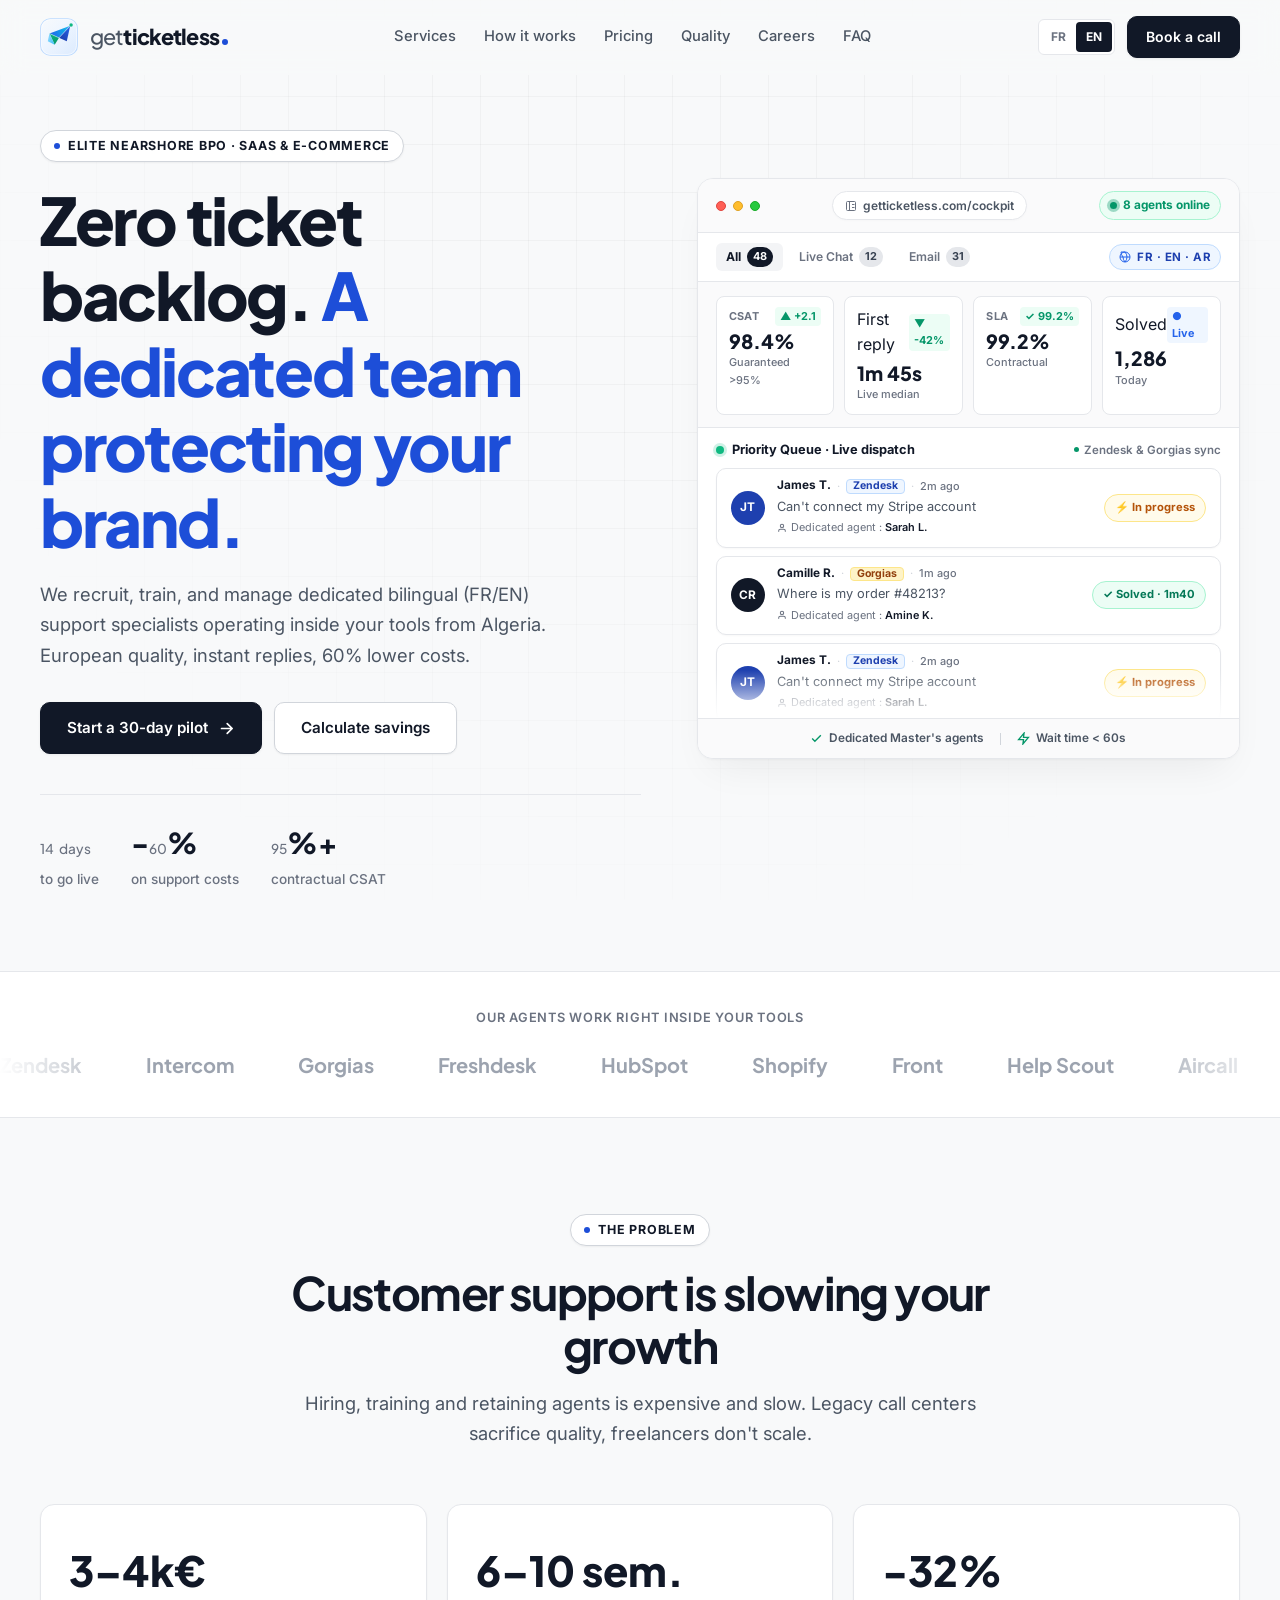
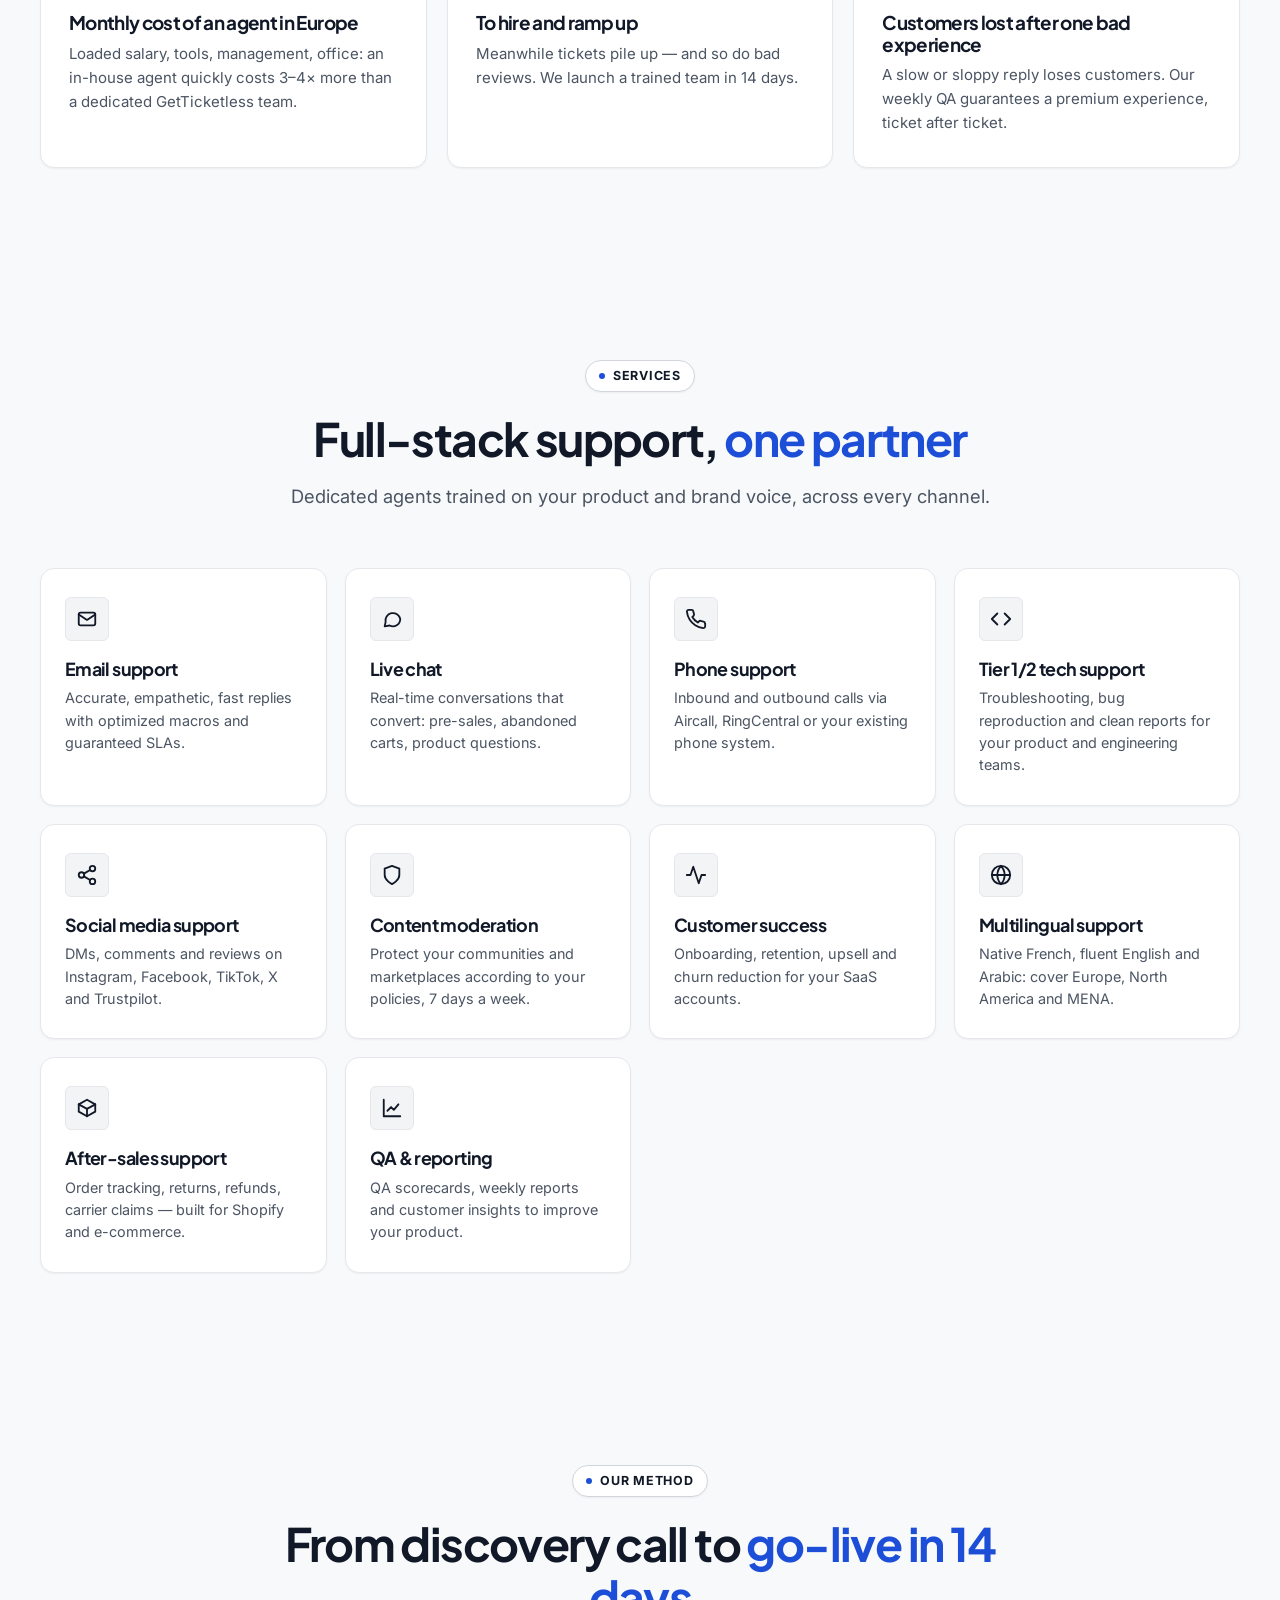
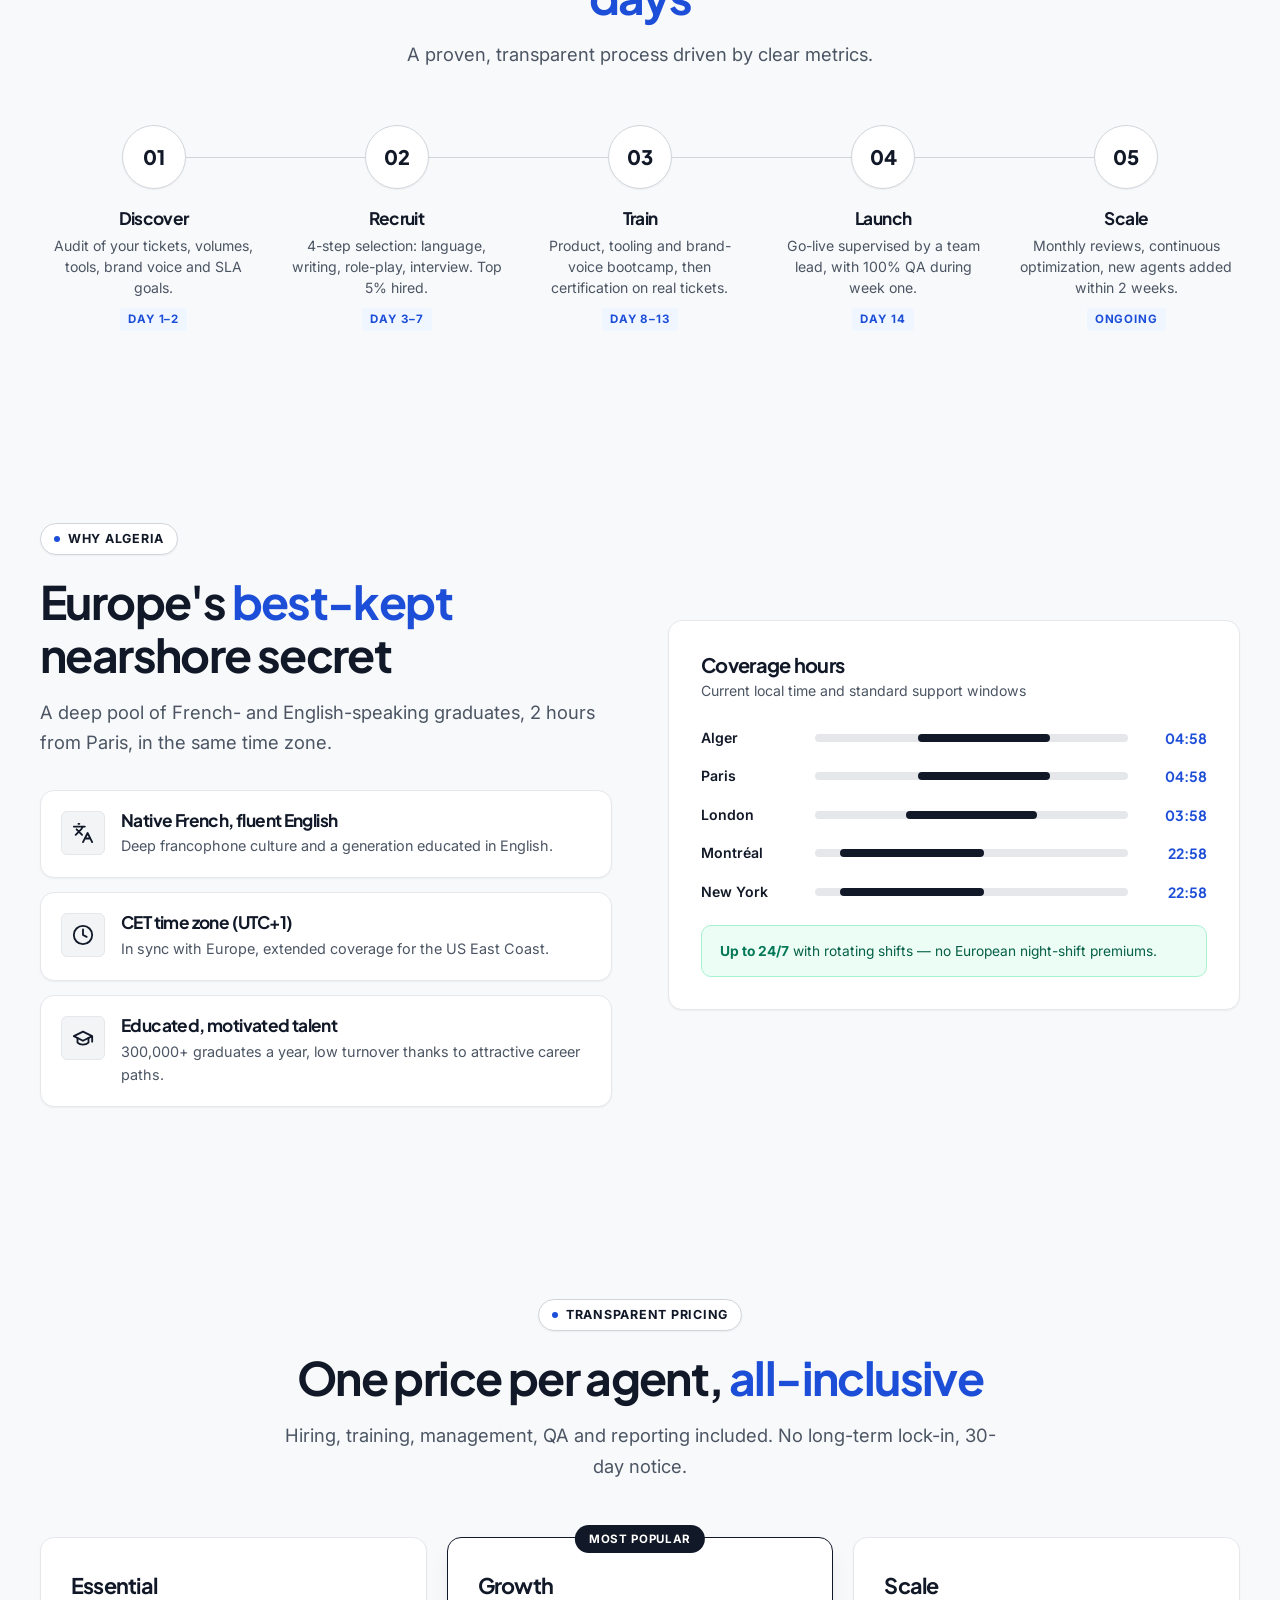
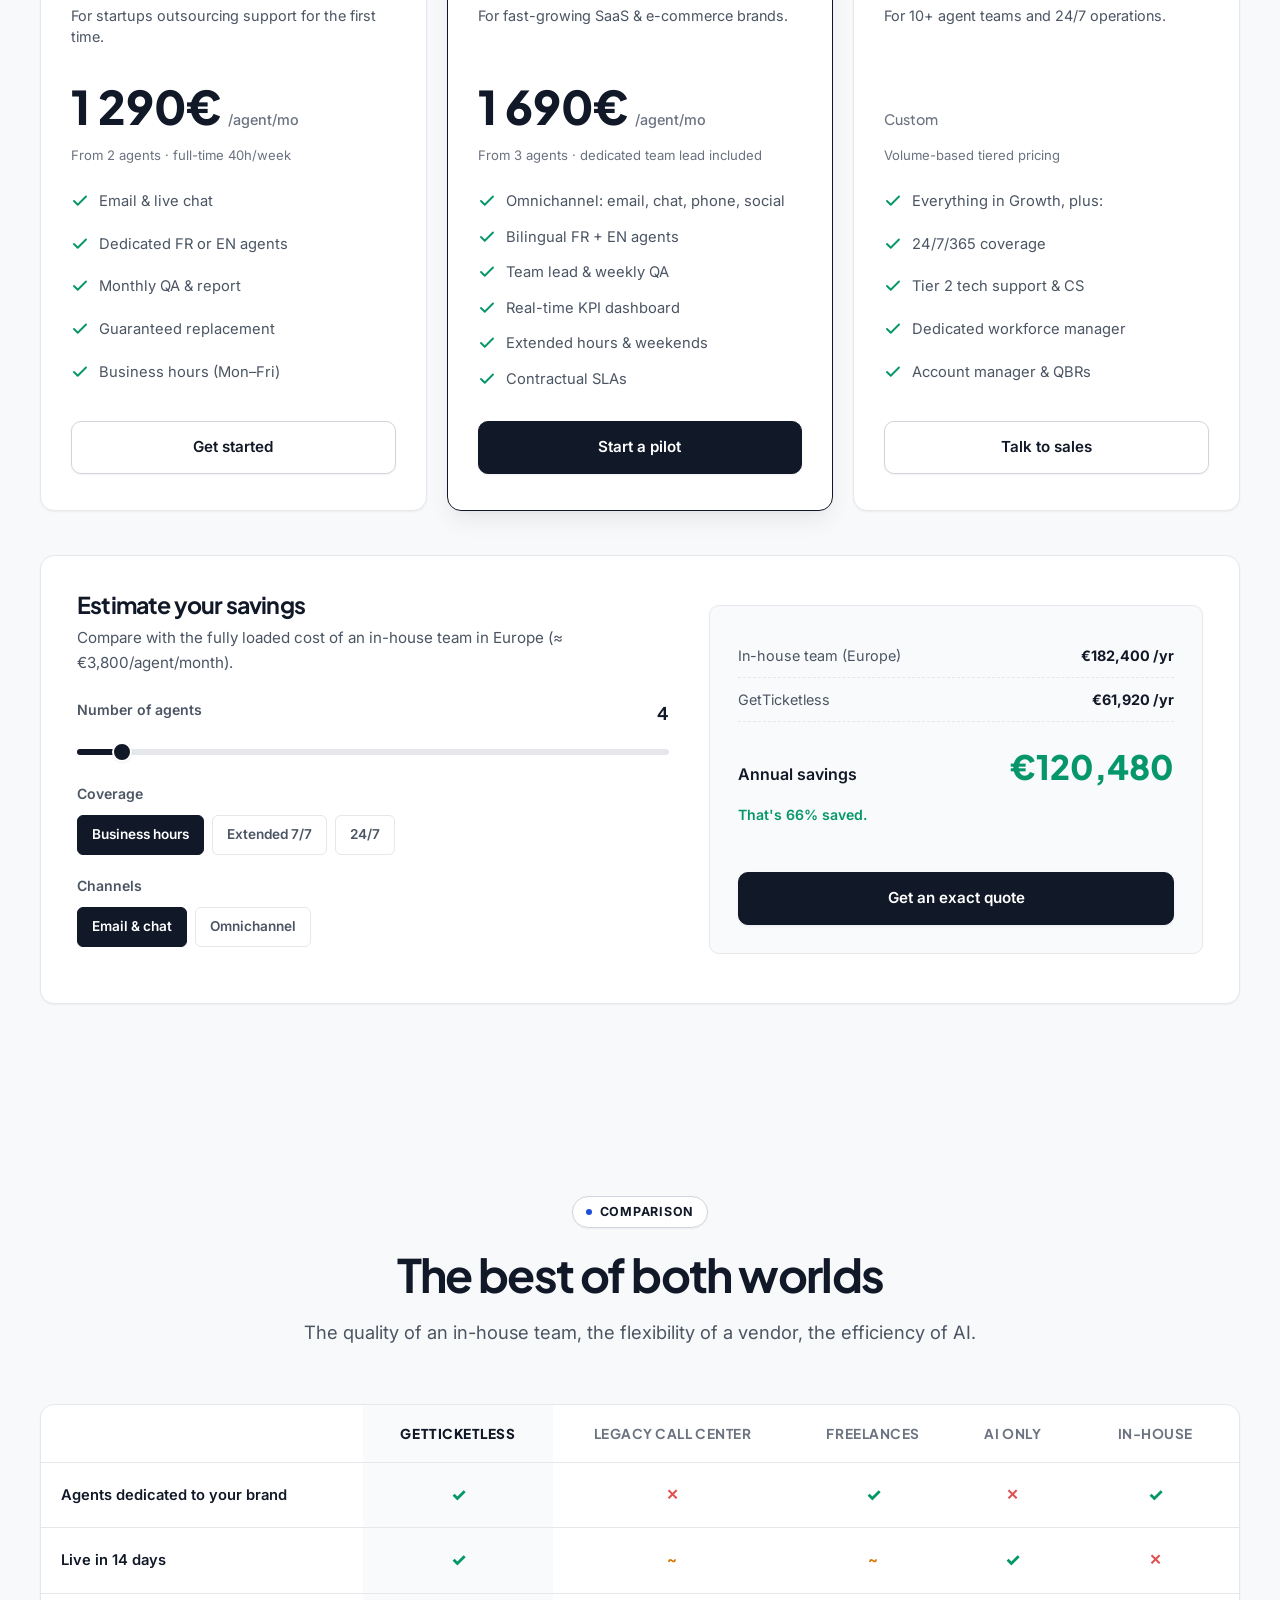
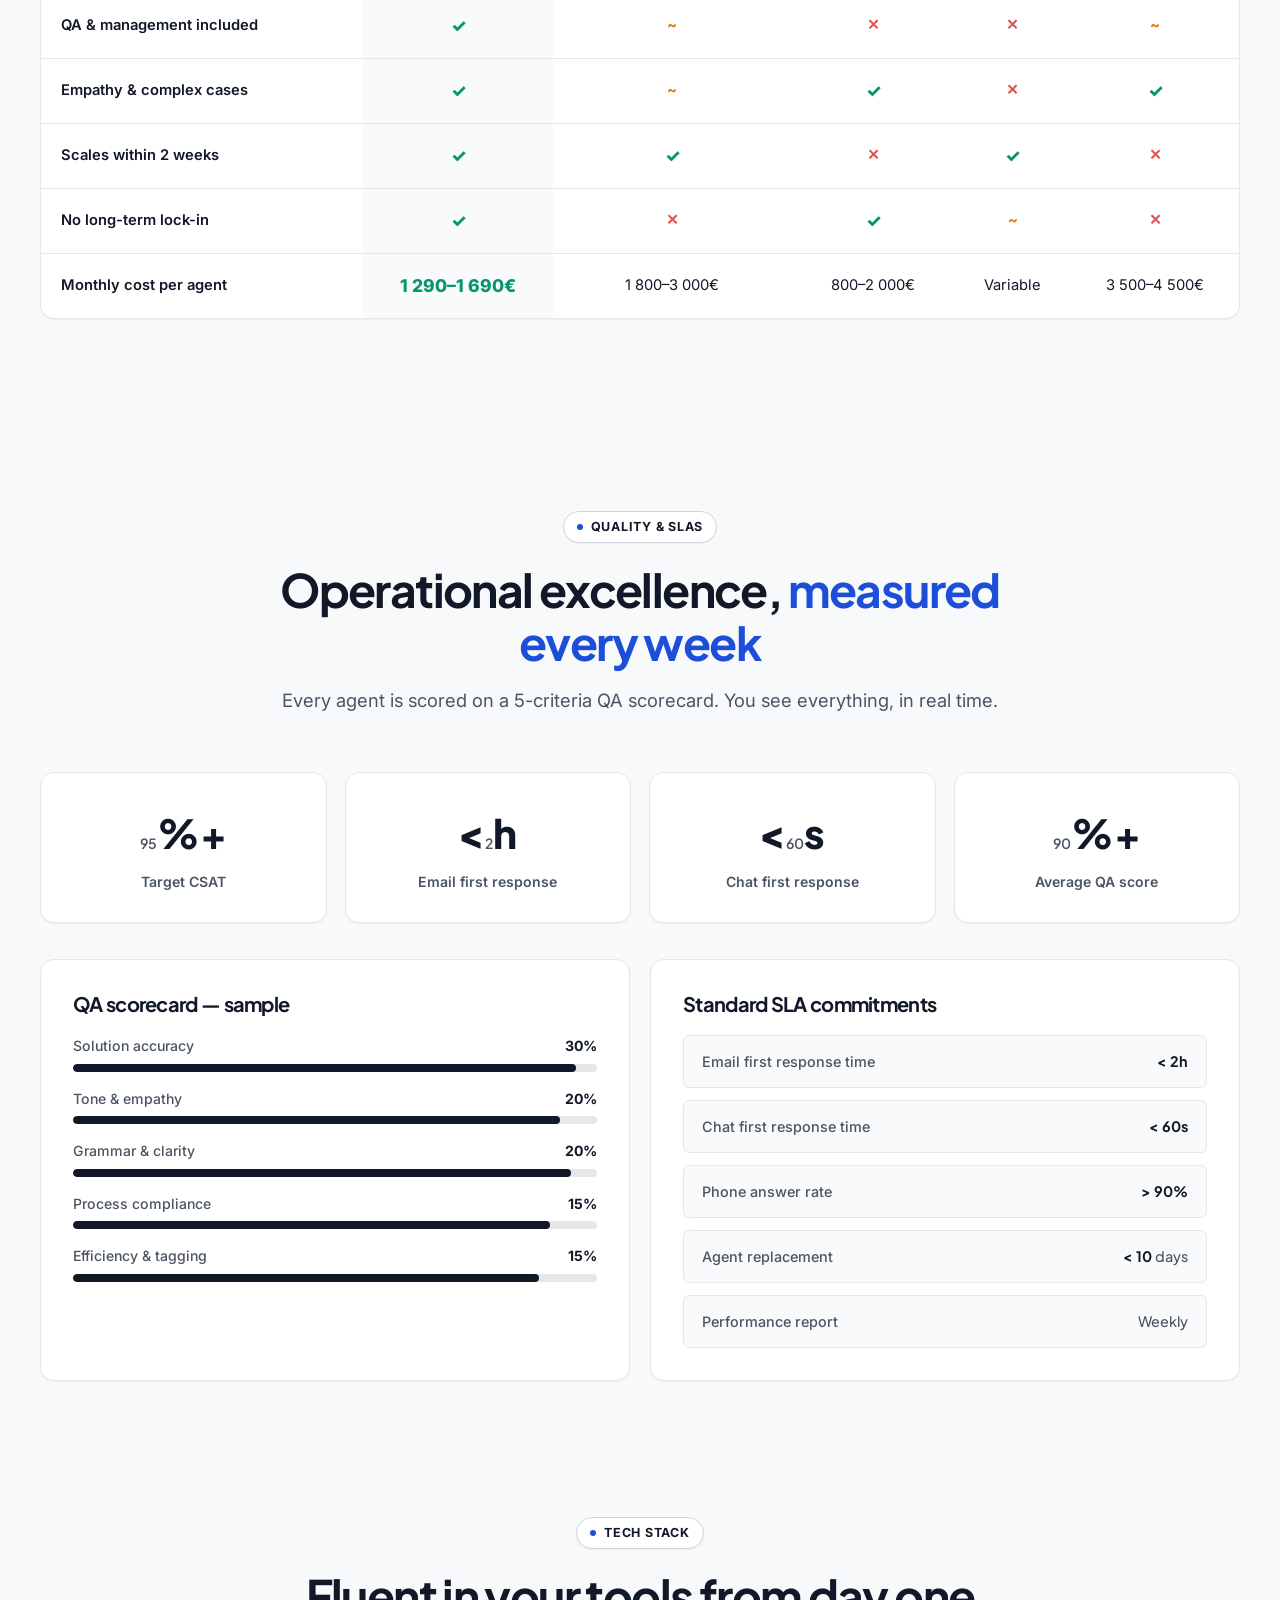
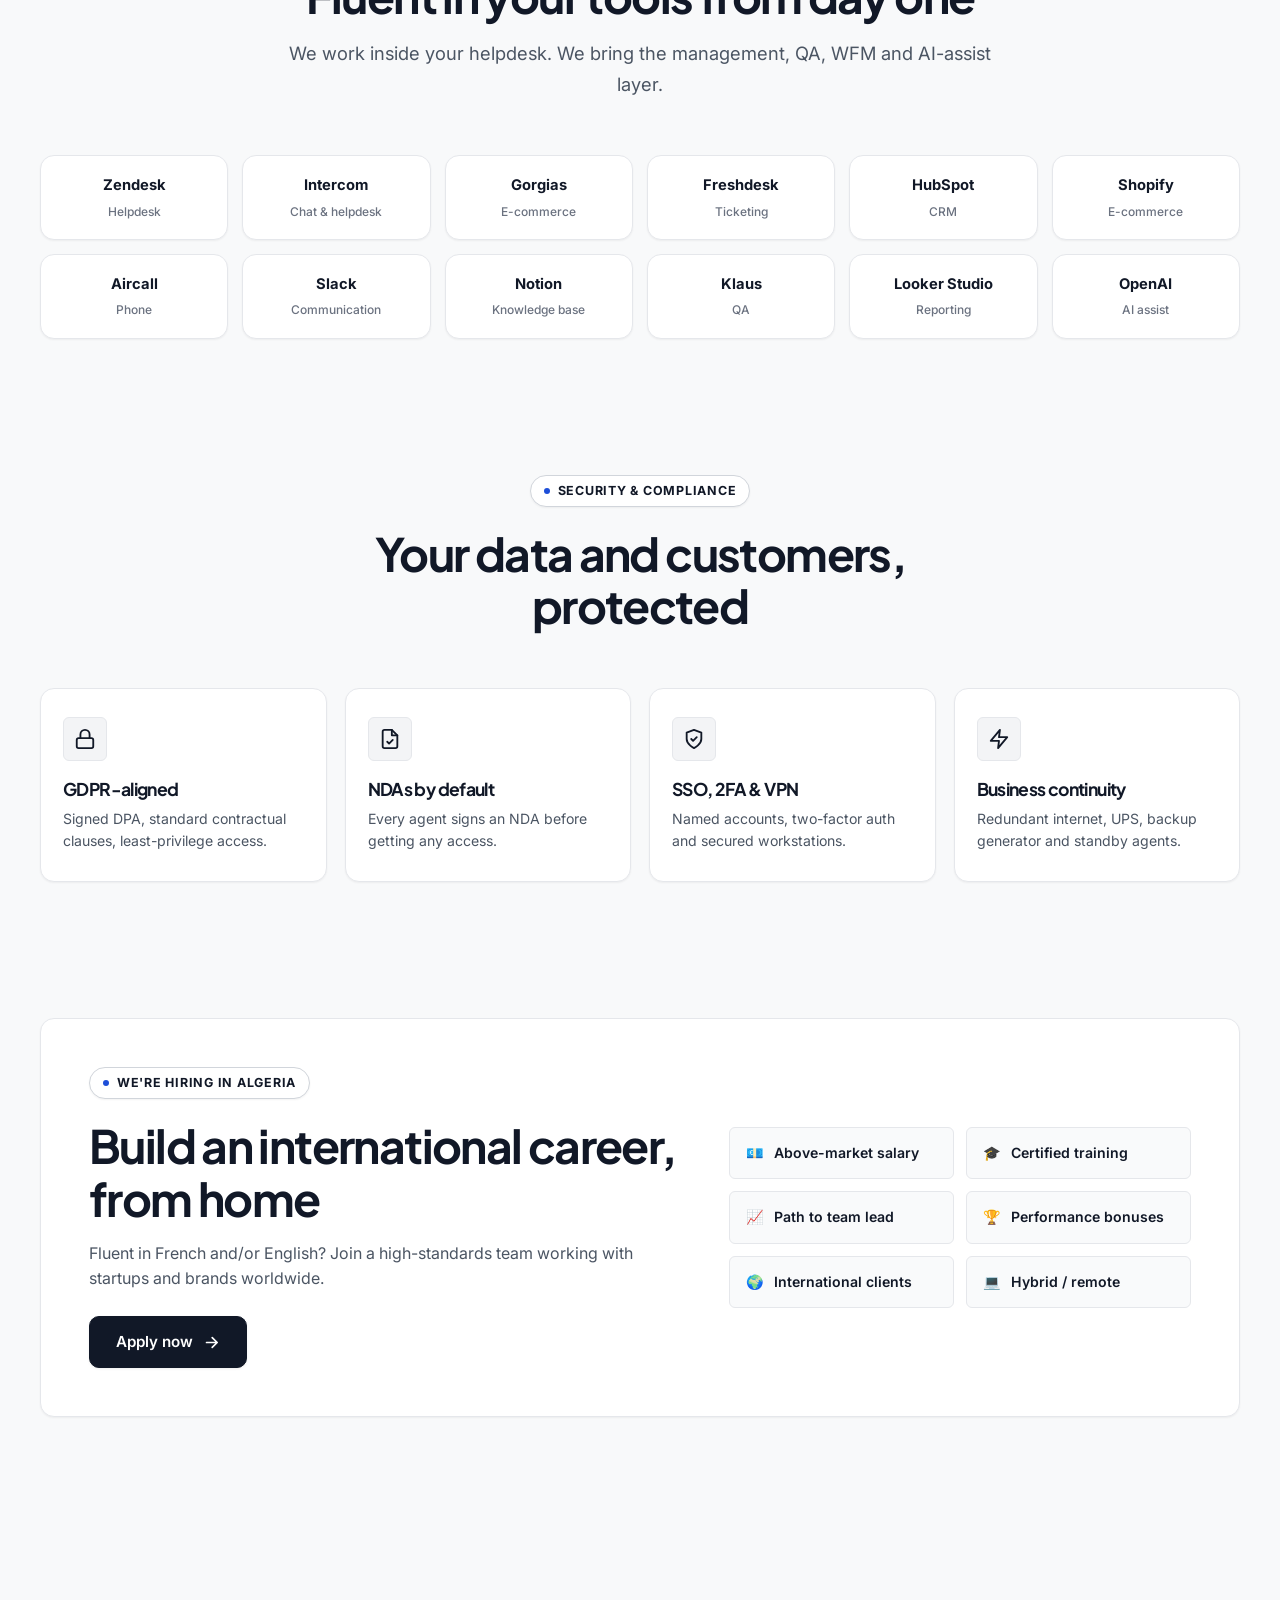
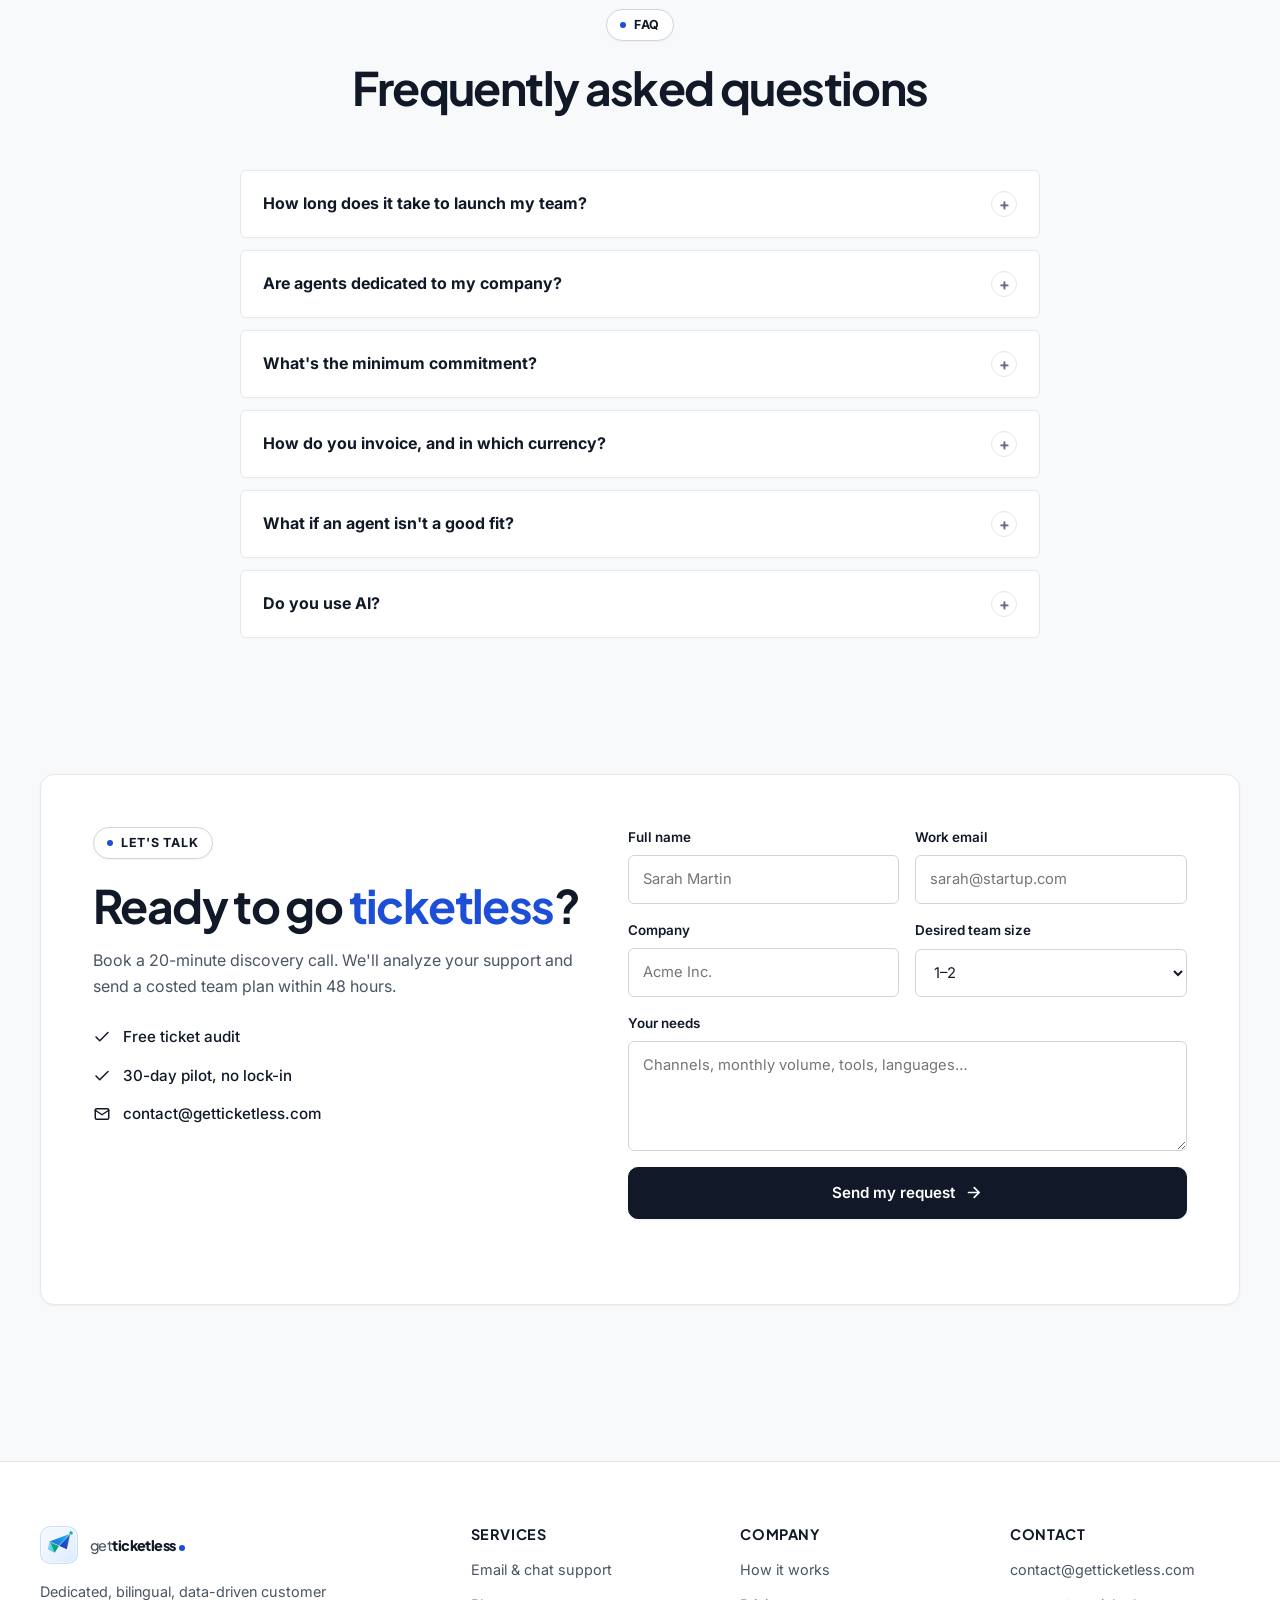
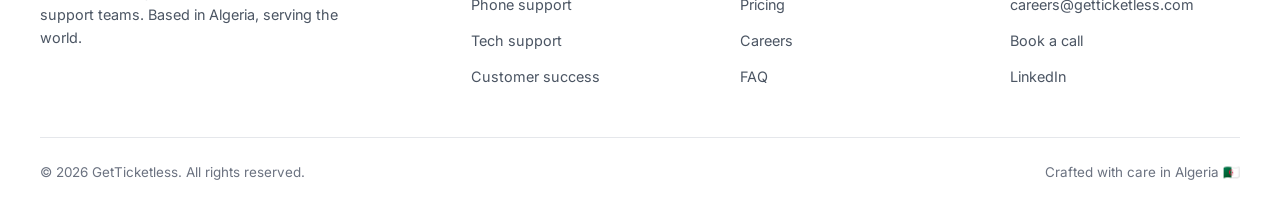
<file: index.html>
<!DOCTYPE html>
<html lang="fr" data-lang="fr">
<head>
  <meta charset="UTF-8" />
  <meta name="viewport" content="width=device-width, initial-scale=1.0" />
  <title>GetTicketless — Externalisation Support Client BPO Nearshore (SaaS & E-commerce)</title>
  <meta name="description" content="Déléguez votre support client à des équipes dédiées bilingues (FR/EN) en Algérie : e-mail, live chat, Aircall, Zendesk & Gorgias. Réduction de 60 % de vos coûts sans sacrifier le CSAT (&gt;95 %). Go-live en 14 jours." />
  <meta name="keywords" content="externalisation support client, bpo algerie, call center algerie nearshore, support client saas, service client shopify, equipe support dediee francophone anglophone, service client externalise, outsourcer zendesk gorgias" />
  <meta name="robots" content="index, follow, max-snippet:-1, max-image-preview:large" />
  <link rel="canonical" href="https://getticketless.com/" />
  <meta name="google-site-verification" content="googled6004f3077f4021e" />
  
  <!-- Open Graph / Facebook / LinkedIn -->
  <meta property="og:type" content="website" />
  <meta property="og:url" content="https://getticketless.com/" />
  <meta property="og:site_name" content="GetTicketless" />
  <meta property="og:locale" content="fr_FR" />
  <meta property="og:locale:alternate" content="en_US" />
  <meta property="og:title" content="GetTicketless — Externalisation Support Client BPO Nearshore" />
  <meta property="og:description" content="Déléguez votre support client à des équipes dédiées bilingues (FR/EN) en Algérie. -60% de coûts, CSAT &gt;95%, lancement en 14 jours pour SaaS et e-commerce." />
  <meta property="og:image" content="https://getticketless.com/og-image.png" />

  <!-- Twitter Cards -->
  <meta name="twitter:card" content="summary_large_image" />
  <meta name="twitter:title" content="GetTicketless — Externalisation Support Client BPO Nearshore" />
  <meta name="twitter:description" content="Équipes support client dédiées et bilingues (FR/EN) en Algérie pour startups, SaaS et Shopify. Lancement en 14 jours." />
  <meta name="twitter:image" content="https://getticketless.com/og-image.png" />

  <!-- Theme & Favicon -->
  <meta name="theme-color" content="#F8F9FA" />
  <link rel="icon" href="data:image/svg+xml,<svg xmlns='http://www.w3.org/2000/svg' viewBox='0 0 44 44'><defs><linearGradient id='bg' x1='0' y1='0' x2='44' y2='44'><stop stop-color='%23F8FAFC'/><stop offset='50%25' stop-color='%23EFF6FF'/><stop offset='100%25' stop-color='%23DBEAFE'/></linearGradient><linearGradient id='w1' x1='11' y1='18' x2='35' y2='9'><stop stop-color='%232563EB'/><stop offset='100%25' stop-color='%230EA5E9'/></linearGradient></defs><rect width='44' height='44' rx='12' fill='url(%23bg)' stroke='%23BFDBFE' stroke-width='1.2'/><path d='M11 18L35 9L22 23Z' fill='url(%23w1)'/><path d='M22 23L35 9L31 27Z' fill='%231E40AF'/><path d='M11 18L22 23L17 31Z' fill='%2310B981'/><path d='M11 18L17 31L9 27Z' fill='%237DD3FC'/><circle cx='36' cy='8' r='2' fill='%2310B981'/></svg>" />

  <!-- Schema.org JSON-LD Structured Data -->
  <script type="application/ld+json">
  {
    "@context": "https://schema.org",
    "@graph": [
      {
        "@type": "ProfessionalService",
        "@id": "https://getticketless.com/#organization",
        "name": "GetTicketless",
        "url": "https://getticketless.com",
        "logo": "https://getticketless.com/logo.svg",
        "description": "Prestataire BPO spécialisé dans l'externalisation d'équipes de support client dédiées et bilingues (FR/EN) pour SaaS, startups et marques e-commerce.",
        "address": {
          "@type": "PostalAddress",
          "addressCountry": "DZ",
          "addressLocality": "Alger"
        },
        "areaServed": ["France", "Europe", "United States", "Canada", "United Kingdom", "Switzerland", "Belgium"],
        "priceRange": "1290€ - 1690€"
      },
      {
        "@type": "FAQPage",
        "@id": "https://getticketless.com/#faq",
        "mainEntity": [
          {
            "@type": "Question",
            "name": "Combien de temps pour lancer mon équipe support ?",
            "acceptedAnswer": {
              "@type": "Answer",
              "text": "En moyenne 14 jours entre la signature et le go-live : recrutement (5 jours), formation sur votre produit (6 jours) et lancement encadré."
            }
          },
          {
            "@type": "Question",
            "name": "Les agents sont-ils dédiés à mon entreprise ?",
            "acceptedAnswer": {
              "@type": "Answer",
              "text": "Oui. Chaque agent travaille exclusivement pour votre marque, connaît votre produit et adopte votre ton. Pas de pool partagé."
            }
          },
          {
            "@type": "Question",
            "name": "Quel est l'engagement minimum ?",
            "acceptedAnswer": {
              "@type": "Answer",
              "text": "Nous démarrons par un pilote de 30 jours avec 2 agents. Ensuite, contrat mensuel avec un préavis de 30 jours sans engagement long."
            }
          }
        ]
      }
    ]
  }
  </script>

  <link rel="preconnect" href="https://fonts.googleapis.com" />
  <link rel="preconnect" href="https://fonts.gstatic.com" crossorigin />
  <link href="https://fonts.googleapis.com/css2?family=Inter:wght@400;500;600;700&family=Plus+Jakarta+Sans:wght@600;700;800&display=swap" rel="stylesheet" />
  <link rel="stylesheet" href="styles.css" />
</head>
<body>
  <div class="bg-grid" aria-hidden="true"></div>

  <!-- ================= NAV ================= -->
  <header class="nav" id="nav">
    <div class="container nav-inner">
      <a href="#top" class="logo" id="logo-link" aria-label="GetTicketless">
        <svg class="logo-mark" viewBox="0 0 44 44" fill="none" xmlns="http://www.w3.org/2000/svg" aria-label="GetTicketless Logo">
          <defs>
            <linearGradient id="gt-c1-bg" x1="0" y1="0" x2="44" y2="44" gradientUnits="userSpaceOnUse">
              <stop offset="0%" stop-color="#F8FAFC"/>
              <stop offset="40%" stop-color="#EFF6FF"/>
              <stop offset="100%" stop-color="#DBEAFE"/>
            </linearGradient>
            <linearGradient id="gt-c1-wing1" x1="11" y1="18" x2="35" y2="9" gradientUnits="userSpaceOnUse">
              <stop offset="0%" stop-color="#2563EB"/>
              <stop offset="65%" stop-color="#0EA5E9"/>
              <stop offset="100%" stop-color="#38BDF8"/>
            </linearGradient>
            <linearGradient id="gt-c1-wing2" x1="22" y1="23" x2="35" y2="9" gradientUnits="userSpaceOnUse">
              <stop offset="0%" stop-color="#1E40AF"/>
              <stop offset="100%" stop-color="#2563EB"/>
            </linearGradient>
            <linearGradient id="gt-c1-emerald" x1="11" y1="18" x2="19" y2="31" gradientUnits="userSpaceOnUse">
              <stop offset="0%" stop-color="#10B981"/>
              <stop offset="100%" stop-color="#059669"/>
            </linearGradient>
            <linearGradient id="gt-c1-tail" x1="9" y1="27" x2="17" y2="31" gradientUnits="userSpaceOnUse">
              <stop offset="0%" stop-color="#7DD3FC"/>
              <stop offset="100%" stop-color="#38BDF8"/>
            </linearGradient>
          </defs>
          <!-- Squircle Base with Double Border -->
          <rect width="44" height="44" rx="12" fill="url(#gt-c1-bg)"/>
          <rect x="0.75" y="0.75" width="42.5" height="42.5" rx="11.25" stroke="#BFDBFE" stroke-width="1.2"/>
          <rect x="1.75" y="1.75" width="40.5" height="40.5" rx="10.25" stroke="rgba(255, 255, 255, 0.7)" stroke-width="1"/>
          <!-- Origami Bird Wings (Clean & Luminous, No Black) -->
          <path d="M11 18L35 9L22 23L11 18Z" fill="url(#gt-c1-wing1)"/>
          <path d="M22 23L35 9L31 27L22 23Z" fill="url(#gt-c1-wing2)"/>
          <path d="M11 18L22 23L17 31L11 18Z" fill="url(#gt-c1-emerald)"/>
          <path d="M11 18L17 31L9 27L11 18Z" fill="url(#gt-c1-tail)"/>
          <!-- Fold Crease Reflections -->
          <line x1="11" y1="18" x2="22" y2="23" stroke="rgba(255, 255, 255, 0.6)" stroke-width="0.8"/>
          <line x1="22" y1="23" x2="35" y2="9" stroke="rgba(255, 255, 255, 0.6)" stroke-width="0.8"/>
          <!-- Speed Sparkle -->
          <circle cx="36" cy="8.2" r="2" fill="#10B981"/>
        </svg>
        <span class="logo-text"><span class="get">get</span><b>ticketless</b><i class="logo-dot"></i></span>
      </a>
      <nav class="nav-links" id="nav-links">
        <a href="#services" id="nav-services"><span lang="fr">Services</span><span lang="en">Services</span></a>
        <a href="#process" id="nav-process"><span lang="fr">Méthode</span><span lang="en">How it works</span></a>
        <a href="#pricing" id="nav-pricing"><span lang="fr">Tarifs</span><span lang="en">Pricing</span></a>
        <a href="#quality" id="nav-quality"><span lang="fr">Qualité</span><span lang="en">Quality</span></a>
        <a href="#careers" id="nav-careers"><span lang="fr">Carrières</span><span lang="en">Careers</span></a>
        <a href="#faq" id="nav-faq">FAQ</a>
      </nav>
      <div class="nav-actions">
        <div class="lang-toggle" role="group" aria-label="Language">
          <button data-set-lang="fr" id="lang-fr" class="active">FR</button>
          <button data-set-lang="en" id="lang-en">EN</button>
        </div>
        <a href="#contact" class="btn btn-primary" id="nav-cta"><span lang="fr">Réserver un appel</span><span lang="en">Book a call</span></a>
        <button class="burger" id="burger" aria-label="Menu"><span></span><span></span><span></span></button>
      </div>
    </div>
  </header>

  <main id="top">
    <!-- ================= HERO ================= -->
    <section class="hero">
      <div class="container hero-grid">
        <div>
          <div class="eyebrow reveal"><span lang="fr">BPO Nearshore d'Élite · SaaS &amp; E-commerce</span><span lang="en">Elite Nearshore BPO · SaaS &amp; E-commerce</span></div>
          <h1 class="reveal" data-delay="1">
            <span lang="fr">Zéro ticket en attente. <span class="grad-text">Une équipe dédiée qui protège votre marque.</span></span>
            <span lang="en">Zero ticket backlog. <span class="grad-text">A dedicated team protecting your brand.</span></span>
          </h1>
          <p class="lead reveal" data-delay="2">
            <span lang="fr">Nous recrutons, formons et manageons des agents bilingues (FR/EN) intégrés directement dans vos outils depuis l'Algérie. Qualité européenne, réactivité instantanée, coûts réduits de 60 %.</span>
            <span lang="en">We recruit, train, and manage dedicated bilingual (FR/EN) support specialists operating inside your tools from Algeria. European quality, instant replies, 60% lower costs.</span>
          </p>
          <div class="hero-ctas reveal" data-delay="3">
            <a href="#contact" class="btn btn-primary" id="hero-cta-primary">
              <span lang="fr">Lancer un pilote de 30 jours</span><span lang="en">Start a 30-day pilot</span>
              <svg viewBox="0 0 24 24" fill="none" stroke="currentColor" stroke-width="2.4" stroke-linecap="round" stroke-linejoin="round"><path d="M5 12h14M13 5l7 7-7 7"/></svg>
            </a>
            <a href="#pricing" class="btn btn-ghost" id="hero-cta-pricing"><span lang="fr">Calculer vos économies</span><span lang="en">Calculate savings</span></a>
          </div>
          <div class="hero-proof reveal" data-delay="4">
            <div><strong><span data-count="14">0</span> <span lang="fr">jours</span><span lang="en">days</span></strong><span><span lang="fr">pour être opérationnel</span><span lang="en">to go live</span></span></div>
            <div><strong>-<span data-count="60">0</span>%</strong><span><span lang="fr">sur vos coûts support</span><span lang="en">on support costs</span></span></div>
            <div><strong><span data-count="95">0</span>%+</strong><span><span lang="fr">CSAT contractuel</span><span lang="en">contractual CSAT</span></span></div>
          </div>
        </div>

        <!-- Live dashboard mock -->
        <div class="dash-wrapper reveal" data-delay="2">
          <div class="card dash" aria-hidden="true">
            <!-- Window Chrome -->
            <div class="dash-chrome">
              <div class="dash-dots">
                <span class="d-red"></span>
                <span class="d-yellow"></span>
                <span class="d-green"></span>
              </div>
              <div class="dash-title-pill">
                <svg width="12" height="12" viewBox="0 0 24 24" fill="none" stroke="currentColor" stroke-width="2"><rect x="3" y="3" width="18" height="18" rx="2"/><path d="M9 3v18"/><path d="M14 9h5"/><path d="M14 15h5"/></svg>
                <span>getticketless.com/cockpit</span>
              </div>
              <div class="dash-live-badge">
                <span class="live-dot"></span>
                <span lang="fr">8 agents en ligne</span>
                <span lang="en">8 agents online</span>
              </div>
            </div>

            <!-- Dashboard Subbar / Filter Tabs -->
            <div class="dash-toolbar">
              <div class="dash-tabs">
                <span class="dash-tab active"><span lang="fr">Tous</span><span lang="en">All</span> <span class="tab-count">48</span></span>
                <span class="dash-tab"><span lang="fr">Live Chat</span><span lang="en">Live Chat</span> <span class="tab-count">12</span></span>
                <span class="dash-tab"><span lang="fr">Email</span><span lang="en">Email</span> <span class="tab-count">31</span></span>
              </div>
              <div class="dash-lang-pill">
                <svg width="12" height="12" viewBox="0 0 24 24" fill="none" stroke="currentColor" stroke-width="2"><circle cx="12" cy="12" r="10"/><path d="M2 12h20M12 2a15.3 15.3 0 0 1 4 10 15.3 15.3 0 0 1-4 10 15.3 15.3 0 0 1-4-10 15.3 15.3 0 0 1-4-10z"/></svg>
                <span>FR · EN · AR</span>
              </div>
            </div>

            <!-- KPIs Grid (4 metrics) -->
            <div class="kpis">
              <div class="kpi">
                <div class="kpi-head"><span>CSAT</span><span class="kpi-trend up">▲ +2.1</span></div>
                <strong id="kpi-csat">98.4%</strong>
                <small><span lang="fr">Garanti >95%</span><span lang="en">Guaranteed >95%</span></small>
              </div>
              <div class="kpi">
                <div class="kpi-head"><span lang="fr">1ère réponse</span><span lang="en">First reply</span><span class="kpi-trend up">▼ -42%</span></div>
                <strong id="kpi-frt">1m 45s</strong>
                <small><span lang="fr">Médiane live</span><span lang="en">Live median</span></small>
              </div>
              <div class="kpi">
                <div class="kpi-head"><span>SLA</span><span class="kpi-trend up">✓ 99.2%</span></div>
                <strong id="kpi-sla">99.2%</strong>
                <small><span lang="fr">Contractuel</span><span lang="en">Contractual</span></small>
              </div>
              <div class="kpi">
                <div class="kpi-head"><span lang="fr">Résolus</span><span lang="en">Solved</span><span class="kpi-trend pulse">● Live</span></div>
                <strong id="kpi-solved">1,284</strong>
                <small><span lang="fr">Aujourd'hui</span><span lang="en">Today</span></small>
              </div>
            </div>

            <!-- Live Queue Header -->
            <div class="dash-queue-header">
              <div class="queue-title">
                <span class="pulse-ring"></span>
                <strong lang="fr">File d'attente prioritaire · Live dispatch</strong>
                <strong lang="en">Priority Queue · Live dispatch</strong>
              </div>
              <div class="queue-sync">
                <span class="sync-dot"></span>
                <span>Zendesk & Gorgias sync</span>
              </div>
            </div>

            <!-- Live tickets container -->
            <div class="tickets" id="tickets"></div>

            <!-- Dashboard Footer Status Ribbon -->
            <div class="dash-footer-ribbon">
              <div class="ribbon-item">
                <svg width="13" height="13" viewBox="0 0 24 24" fill="none" stroke="currentColor" stroke-width="2.5"><polyline points="20 6 9 17 4 12"/></svg>
                <span lang="fr">Équipe dédiée bac+5</span>
                <span lang="en">Dedicated Master's agents</span>
              </div>
              <div class="ribbon-divider"></div>
              <div class="ribbon-item">
                <svg width="13" height="13" viewBox="0 0 24 24" fill="none" stroke="currentColor" stroke-width="2.5"><polygon points="13 2 3 14 12 14 11 22 21 10 12 10 13 2"/></svg>
                <span lang="fr">Temps d'attente &lt; 60s</span>
                <span lang="en">Wait time &lt; 60s</span>
              </div>
            </div>
          </div>
        </div>
      </div>
    </section>

    <!-- ================= MARQUEE ================= -->
    <div class="marquee-wrap">
      <p class="marquee-label"><span lang="fr">Nos agents travaillent directement dans vos outils</span><span lang="en">Our agents work right inside your tools</span></p>
      <div class="marquee">
        <div class="marquee-track">
          <span>Zendesk</span><span>Intercom</span><span>Gorgias</span><span>Freshdesk</span><span>HubSpot</span><span>Shopify</span><span>Front</span><span>Help Scout</span><span>Aircall</span><span>Crisp</span><span>Slack</span><span>Notion</span>
          <span>Zendesk</span><span>Intercom</span><span>Gorgias</span><span>Freshdesk</span><span>HubSpot</span><span>Shopify</span><span>Front</span><span>Help Scout</span><span>Aircall</span><span>Crisp</span><span>Slack</span><span>Notion</span>
        </div>
      </div>
    </div>

    <!-- ================= PROBLEM ================= -->
    <section id="problem">
      <div class="container">
        <div class="section-head reveal">
          <div class="eyebrow"><span lang="fr">Le problème</span><span lang="en">The problem</span></div>
          <h2><span lang="fr">Le support client freine votre croissance</span><span lang="en">Customer support is slowing your growth</span></h2>
          <p class="lead"><span lang="fr">Recruter, former et retenir des agents coûte cher et prend du temps. Les call centers classiques sacrifient la qualité, les freelances ne passent pas à l'échelle.</span><span lang="en">Hiring, training and retaining agents is expensive and slow. Legacy call centers sacrifice quality, freelancers don't scale.</span></p>
        </div>
        <div class="problem-grid">
          <article class="card problem-card reveal" data-delay="1">
            <div class="num grad-text">3–4k€</div>
            <h3><span lang="fr">Coût mensuel d'un agent en Europe</span><span lang="en">Monthly cost of an agent in Europe</span></h3>
            <p><span lang="fr">Salaire chargé, outils, management, locaux : un agent interne coûte vite 3 à 4× plus qu'une équipe dédiée GetTicketless.</span><span lang="en">Loaded salary, tools, management, office: an in-house agent quickly costs 3–4× more than a dedicated GetTicketless team.</span></p>
          </article>
          <article class="card problem-card reveal" data-delay="2">
            <div class="num grad-text">6–10 sem.</div>
            <h3><span lang="fr">Pour recruter et former</span><span lang="en">To hire and ramp up</span></h3>
            <p><span lang="fr">Pendant ce temps, les tickets s'accumulent, les avis négatifs aussi. Nous lançons une équipe formée en 14 jours.</span><span lang="en">Meanwhile tickets pile up — and so do bad reviews. We launch a trained team in 14 days.</span></p>
          </article>
          <article class="card problem-card reveal" data-delay="3">
            <div class="num grad-text">-32%</div>
            <h3><span lang="fr">De clients perdus après une mauvaise expérience</span><span lang="en">Customers lost after one bad experience</span></h3>
            <p><span lang="fr">Une réponse lente ou bâclée coûte des clients. Notre QA hebdomadaire garantit une expérience premium, ticket après ticket.</span><span lang="en">A slow or sloppy reply loses customers. Our weekly QA guarantees a premium experience, ticket after ticket.</span></p>
          </article>
        </div>
      </div>
    </section>

    <!-- ================= SERVICES ================= -->
    <section id="services">
      <div class="container">
        <div class="section-head reveal">
          <div class="eyebrow">Services</div>
          <h2><span lang="fr">Tout le support client, <span class="grad-text">un seul partenaire</span></span><span lang="en">Full-stack support, <span class="grad-text">one partner</span></span></h2>
          <p class="lead"><span lang="fr">Des agents dédiés, formés à votre produit et à votre ton de marque, sur tous les canaux.</span><span lang="en">Dedicated agents trained on your product and brand voice, across every channel.</span></p>
        </div>
        <div class="services-grid">
          <article class="card service reveal">
            <div class="icon"><svg viewBox="0 0 24 24" fill="none" stroke-width="2" stroke-linecap="round" stroke-linejoin="round"><rect x="3" y="5" width="18" height="14" rx="2"/><path d="m3 7 9 6 9-6"/></svg></div>
            <h3><span lang="fr">Support e-mail</span><span lang="en">Email support</span></h3>
            <p><span lang="fr">Réponses précises, empathiques et rapides, avec macros optimisées et SLA garantis.</span><span lang="en">Accurate, empathetic, fast replies with optimized macros and guaranteed SLAs.</span></p>
          </article>
          <article class="card service reveal" data-delay="1">
            <div class="icon"><svg viewBox="0 0 24 24" fill="none" stroke-width="2" stroke-linecap="round" stroke-linejoin="round"><path d="M21 12a8 8 0 0 1-11.6 7.1L4 20l1-4.6A8 8 0 1 1 21 12Z"/></svg></div>
            <h3><span lang="fr">Live chat</span><span lang="en">Live chat</span></h3>
            <p><span lang="fr">Conversations en temps réel qui convertissent : avant-vente, paniers abandonnés, questions produit.</span><span lang="en">Real-time conversations that convert: pre-sales, abandoned carts, product questions.</span></p>
          </article>
          <article class="card service reveal" data-delay="2">
            <div class="icon"><svg viewBox="0 0 24 24" fill="none" stroke-width="2" stroke-linecap="round" stroke-linejoin="round"><path d="M22 16.9v3a2 2 0 0 1-2.2 2 19.8 19.8 0 0 1-8.6-3.1 19.5 19.5 0 0 1-6-6A19.8 19.8 0 0 1 2.1 4.2 2 2 0 0 1 4.1 2h3a2 2 0 0 1 2 1.7c.1.9.4 1.8.7 2.7a2 2 0 0 1-.5 2.1L8 9.8a16 16 0 0 0 6 6l1.3-1.3a2 2 0 0 1 2.1-.4c.9.3 1.8.6 2.7.7a2 2 0 0 1 1.7 2Z"/></svg></div>
            <h3><span lang="fr">Support téléphonique</span><span lang="en">Phone support</span></h3>
            <p><span lang="fr">Appels entrants et sortants via Aircall, RingCentral ou votre téléphonie existante.</span><span lang="en">Inbound and outbound calls via Aircall, RingCentral or your existing phone system.</span></p>
          </article>
          <article class="card service reveal" data-delay="3">
            <div class="icon"><svg viewBox="0 0 24 24" fill="none" stroke-width="2" stroke-linecap="round" stroke-linejoin="round"><path d="m16 18 6-6-6-6M8 6l-6 6 6 6"/></svg></div>
            <h3><span lang="fr">Support technique N1/N2</span><span lang="en">Tier 1/2 tech support</span></h3>
            <p><span lang="fr">Diagnostic, reproduction de bugs, rapports clairs pour vos équipes produit et ingénierie.</span><span lang="en">Troubleshooting, bug reproduction and clean reports for your product and engineering teams.</span></p>
          </article>
          <article class="card service reveal">
            <div class="icon"><svg viewBox="0 0 24 24" fill="none" stroke-width="2" stroke-linecap="round" stroke-linejoin="round"><circle cx="18" cy="5" r="3"/><circle cx="6" cy="12" r="3"/><circle cx="18" cy="19" r="3"/><path d="m8.6 13.5 6.8 4M15.4 6.5l-6.8 4"/></svg></div>
            <h3><span lang="fr">Réseaux sociaux</span><span lang="en">Social media support</span></h3>
            <p><span lang="fr">DM, commentaires et avis sur Instagram, Facebook, TikTok, X et Trustpilot.</span><span lang="en">DMs, comments and reviews on Instagram, Facebook, TikTok, X and Trustpilot.</span></p>
          </article>
          <article class="card service reveal" data-delay="1">
            <div class="icon"><svg viewBox="0 0 24 24" fill="none" stroke-width="2" stroke-linecap="round" stroke-linejoin="round"><path d="M12 22s8-4 8-10V5l-8-3-8 3v7c0 6 8 10 8 10Z"/></svg></div>
            <h3><span lang="fr">Modération de contenu</span><span lang="en">Content moderation</span></h3>
            <p><span lang="fr">Protection de vos communautés et marketplaces selon vos règles, 7j/7.</span><span lang="en">Protect your communities and marketplaces according to your policies, 7 days a week.</span></p>
          </article>
          <article class="card service reveal" data-delay="2">
            <div class="icon"><svg viewBox="0 0 24 24" fill="none" stroke-width="2" stroke-linecap="round" stroke-linejoin="round"><path d="M22 12h-4l-3 9L9 3l-3 9H2"/></svg></div>
            <h3>Customer success</h3>
            <p><span lang="fr">Onboarding, rétention, upsell et réduction du churn pour vos comptes SaaS.</span><span lang="en">Onboarding, retention, upsell and churn reduction for your SaaS accounts.</span></p>
          </article>
          <article class="card service reveal" data-delay="3">
            <div class="icon"><svg viewBox="0 0 24 24" fill="none" stroke-width="2" stroke-linecap="round" stroke-linejoin="round"><circle cx="12" cy="12" r="10"/><path d="M2 12h20M12 2a15 15 0 0 1 4 10 15 15 0 0 1-4 10 15 15 0 0 1-4-10 15 15 0 0 1 4-10Z"/></svg></div>
            <h3><span lang="fr">Support multilingue</span><span lang="en">Multilingual support</span></h3>
            <p><span lang="fr">Français natif, anglais courant et arabe : couvrez l'Europe, l'Amérique du Nord et le MENA.</span><span lang="en">Native French, fluent English and Arabic: cover Europe, North America and MENA.</span></p>
          </article>
          <article class="card service reveal">
            <div class="icon"><svg viewBox="0 0 24 24" fill="none" stroke-width="2" stroke-linecap="round" stroke-linejoin="round"><path d="M21 8 12 3 3 8v8l9 5 9-5V8Z"/><path d="m3 8 9 5 9-5M12 13v8"/></svg></div>
            <h3><span lang="fr">Service après-vente</span><span lang="en">After-sales support</span></h3>
            <p><span lang="fr">Suivi de commandes, retours, remboursements, litiges transporteurs — pour Shopify et l'e-commerce.</span><span lang="en">Order tracking, returns, refunds, carrier claims — built for Shopify and e-commerce.</span></p>
          </article>
          <article class="card service reveal" data-delay="1">
            <div class="icon"><svg viewBox="0 0 24 24" fill="none" stroke-width="2" stroke-linecap="round" stroke-linejoin="round"><path d="M3 3v18h18"/><path d="m7 15 4-4 3 3 5-6"/></svg></div>
            <h3><span lang="fr">QA & reporting</span><span lang="en">QA & reporting</span></h3>
            <p><span lang="fr">Grilles qualité, rapports hebdomadaires et insights clients pour améliorer votre produit.</span><span lang="en">QA scorecards, weekly reports and customer insights to improve your product.</span></p>
          </article>
        </div>
      </div>
    </section>

    <!-- ================= PROCESS ================= -->
    <section id="process">
      <div class="container">
        <div class="section-head reveal">
          <div class="eyebrow"><span lang="fr">Notre méthode</span><span lang="en">Our method</span></div>
          <h2><span lang="fr">De l'appel découverte au <span class="grad-text">go-live en 14 jours</span></span><span lang="en">From discovery call to <span class="grad-text">go-live in 14 days</span></span></h2>
          <p class="lead"><span lang="fr">Un processus éprouvé, transparent et piloté par des indicateurs clairs.</span><span lang="en">A proven, transparent process driven by clear metrics.</span></p>
        </div>
        <div class="process">
          <div class="step reveal">
            <div class="step-dot"><span>01</span></div>
            <h3><span lang="fr">Découverte</span><span lang="en">Discover</span></h3>
            <p><span lang="fr">Audit de vos tickets, volumes, outils, ton de marque et objectifs SLA.</span><span lang="en">Audit of your tickets, volumes, tools, brand voice and SLA goals.</span></p>
            <span class="when"><span lang="fr">JOUR 1–2</span><span lang="en">DAY 1–2</span></span>
          </div>
          <div class="step reveal" data-delay="1">
            <div class="step-dot"><span>02</span></div>
            <h3><span lang="fr">Recrutement</span><span lang="en">Recruit</span></h3>
            <p><span lang="fr">Sélection en 4 étapes : tests de langue, écrit, mise en situation, entretien. Top 5 % retenus.</span><span lang="en">4-step selection: language, writing, role-play, interview. Top 5% hired.</span></p>
            <span class="when"><span lang="fr">JOUR 3–7</span><span lang="en">DAY 3–7</span></span>
          </div>
          <div class="step reveal" data-delay="2">
            <div class="step-dot"><span>03</span></div>
            <h3><span lang="fr">Formation</span><span lang="en">Train</span></h3>
            <p><span lang="fr">Bootcamp produit, outils et ton de marque, puis certification sur tickets réels.</span><span lang="en">Product, tooling and brand-voice bootcamp, then certification on real tickets.</span></p>
            <span class="when"><span lang="fr">JOUR 8–13</span><span lang="en">DAY 8–13</span></span>
          </div>
          <div class="step reveal" data-delay="3">
            <div class="step-dot"><span>04</span></div>
            <h3><span lang="fr">Lancement</span><span lang="en">Launch</span></h3>
            <p><span lang="fr">Go-live encadré par un team lead, QA renforcée à 100 % la première semaine.</span><span lang="en">Go-live supervised by a team lead, with 100% QA during week one.</span></p>
            <span class="when"><span lang="fr">JOUR 14</span><span lang="en">DAY 14</span></span>
          </div>
          <div class="step reveal" data-delay="4">
            <div class="step-dot"><span>05</span></div>
            <h3><span lang="fr">Scale</span><span lang="en">Scale</span></h3>
            <p><span lang="fr">Revue mensuelle, optimisation continue, ajout d'agents sous 2 semaines.</span><span lang="en">Monthly reviews, continuous optimization, new agents added within 2 weeks.</span></p>
            <span class="when"><span lang="fr">EN CONTINU</span><span lang="en">ONGOING</span></span>
          </div>
        </div>
      </div>
    </section>

    <!-- ================= WHY ALGERIA ================= -->
    <section id="why">
      <div class="container why-grid">
        <div class="reveal">
          <div class="eyebrow"><span lang="fr">Pourquoi l'Algérie</span><span lang="en">Why Algeria</span></div>
          <h2><span lang="fr">Le nearshore <span class="grad-text">le mieux gardé</span> d'Europe</span><span lang="en">Europe's <span class="grad-text">best-kept</span> nearshore secret</span></h2>
          <p class="lead"><span lang="fr">Un vivier de jeunes diplômés francophones et anglophones, à 2 heures de Paris, sur le même fuseau horaire.</span><span lang="en">A deep pool of French- and English-speaking graduates, 2 hours from Paris, in the same time zone.</span></p>
          <div class="why-list">
            <div class="card why-item">
              <div class="icon"><svg viewBox="0 0 24 24" fill="none" stroke-width="2" stroke-linecap="round" stroke-linejoin="round"><path d="m5 8 6 6M4 14l6-6 2-3M2 5h12M7 2h1M22 22l-5-10-5 10M14 18h6"/></svg></div>
              <div><h3><span lang="fr">Français natif, anglais courant</span><span lang="en">Native French, fluent English</span></h3><p><span lang="fr">Une culture francophone profonde et une génération formée en anglais.</span><span lang="en">Deep francophone culture and a generation educated in English.</span></p></div>
            </div>
            <div class="card why-item">
              <div class="icon"><svg viewBox="0 0 24 24" fill="none" stroke-width="2" stroke-linecap="round" stroke-linejoin="round"><circle cx="12" cy="12" r="10"/><path d="M12 6v6l4 2"/></svg></div>
              <div><h3><span lang="fr">Fuseau CET (UTC+1)</span><span lang="en">CET time zone (UTC+1)</span></h3><p><span lang="fr">Synchronisé avec l'Europe, couverture étendue pour la côte Est US.</span><span lang="en">In sync with Europe, extended coverage for the US East Coast.</span></p></div>
            </div>
            <div class="card why-item">
              <div class="icon"><svg viewBox="0 0 24 24" fill="none" stroke-width="2" stroke-linecap="round" stroke-linejoin="round"><path d="M22 10v6M2 10l10-5 10 5-10 5z"/><path d="M6 12v5c3 3 9 3 12 0v-5"/></svg></div>
              <div><h3><span lang="fr">Talents diplômés et motivés</span><span lang="en">Educated, motivated talent</span></h3><p><span lang="fr">Plus de 300 000 diplômés par an, faible turnover grâce à des carrières attractives.</span><span lang="en">300,000+ graduates a year, low turnover thanks to attractive career paths.</span></p></div>
            </div>
          </div>
        </div>
        <div class="card tz-card reveal" data-delay="2">
          <h3><span lang="fr">Couverture horaire</span><span lang="en">Coverage hours</span></h3>
          <p><span lang="fr">Heure locale actuelle et plages de support standard</span><span lang="en">Current local time and standard support windows</span></p>
          <div class="tz-row"><span class="city">Alger</span><div class="tz-bar"><i style="left:33%;width:42%"></i></div><span class="time" data-tz="Africa/Algiers">--:--</span></div>
          <div class="tz-row"><span class="city">Paris</span><div class="tz-bar"><i style="left:33%;width:42%"></i></div><span class="time" data-tz="Europe/Paris">--:--</span></div>
          <div class="tz-row"><span class="city">London</span><div class="tz-bar"><i style="left:29%;width:42%"></i></div><span class="time" data-tz="Europe/London">--:--</span></div>
          <div class="tz-row"><span class="city">Montréal</span><div class="tz-bar"><i style="left:8%;width:46%"></i></div><span class="time" data-tz="America/Montreal">--:--</span></div>
          <div class="tz-row"><span class="city">New York</span><div class="tz-bar"><i style="left:8%;width:46%"></i></div><span class="time" data-tz="America/New_York">--:--</span></div>
          <div class="tz-note"><span lang="fr"><b>Jusqu'à 24/7</b> avec nos shifts en rotation — sans surcoût de nuit en Europe.</span><span lang="en"><b>Up to 24/7</b> with rotating shifts — no European night-shift premiums.</span></div>
        </div>
      </div>
    </section>

    <!-- ================= PRICING ================= -->
    <section id="pricing">
      <div class="container">
        <div class="section-head reveal">
          <div class="eyebrow"><span lang="fr">Tarifs transparents</span><span lang="en">Transparent pricing</span></div>
          <h2><span lang="fr">Un prix par agent, <span class="grad-text">tout compris</span></span><span lang="en">One price per agent, <span class="grad-text">all-inclusive</span></span></h2>
          <p class="lead"><span lang="fr">Recrutement, formation, management, QA et reporting inclus. Sans engagement long, préavis de 30 jours.</span><span lang="en">Hiring, training, management, QA and reporting included. No long-term lock-in, 30-day notice.</span></p>
        </div>
        <div class="pricing-grid">
          <article class="card plan reveal">
            <h3>Essential</h3>
            <p class="desc"><span lang="fr">Pour les startups qui externalisent leur premier support.</span><span lang="en">For startups outsourcing support for the first time.</span></p>
            <div class="price"><strong>1 290€</strong><span><span lang="fr">/agent/mois</span><span lang="en">/agent/mo</span></span></div>
            <p class="price-note"><span lang="fr">Dès 2 agents · temps plein 40h/sem.</span><span lang="en">From 2 agents · full-time 40h/week</span></p>
            <ul>
              <li><svg viewBox="0 0 24 24" fill="none" stroke-width="2.5" stroke-linecap="round" stroke-linejoin="round"><path d="M20 6 9 17l-5-5"/></svg><span lang="fr">E-mail & live chat</span><span lang="en">Email & live chat</span></li>
              <li><svg viewBox="0 0 24 24" fill="none" stroke-width="2.5" stroke-linecap="round" stroke-linejoin="round"><path d="M20 6 9 17l-5-5"/></svg><span lang="fr">Agents dédiés FR ou EN</span><span lang="en">Dedicated FR or EN agents</span></li>
              <li><svg viewBox="0 0 24 24" fill="none" stroke-width="2.5" stroke-linecap="round" stroke-linejoin="round"><path d="M20 6 9 17l-5-5"/></svg><span lang="fr">QA mensuelle & rapport</span><span lang="en">Monthly QA & report</span></li>
              <li><svg viewBox="0 0 24 24" fill="none" stroke-width="2.5" stroke-linecap="round" stroke-linejoin="round"><path d="M20 6 9 17l-5-5"/></svg><span lang="fr">Remplacement garanti</span><span lang="en">Guaranteed replacement</span></li>
              <li><svg viewBox="0 0 24 24" fill="none" stroke-width="2.5" stroke-linecap="round" stroke-linejoin="round"><path d="M20 6 9 17l-5-5"/></svg><span lang="fr">Heures ouvrées (lun–ven)</span><span lang="en">Business hours (Mon–Fri)</span></li>
            </ul>
            <a href="#contact" class="btn btn-ghost" id="plan-essential-cta"><span lang="fr">Commencer</span><span lang="en">Get started</span></a>
          </article>
          <article class="card plan featured reveal" data-delay="1">
            <span class="badge"><span lang="fr">Le plus choisi</span><span lang="en">Most popular</span></span>
            <h3>Growth</h3>
            <p class="desc"><span lang="fr">Pour les marques SaaS & e-commerce en forte croissance.</span><span lang="en">For fast-growing SaaS & e-commerce brands.</span></p>
            <div class="price"><strong>1 690€</strong><span><span lang="fr">/agent/mois</span><span lang="en">/agent/mo</span></span></div>
            <p class="price-note"><span lang="fr">Dès 3 agents · team lead dédié inclus</span><span lang="en">From 3 agents · dedicated team lead included</span></p>
            <ul>
              <li><svg viewBox="0 0 24 24" fill="none" stroke-width="2.5" stroke-linecap="round" stroke-linejoin="round"><path d="M20 6 9 17l-5-5"/></svg><span lang="fr">Omnicanal : e-mail, chat, téléphone, social</span><span lang="en">Omnichannel: email, chat, phone, social</span></li>
              <li><svg viewBox="0 0 24 24" fill="none" stroke-width="2.5" stroke-linecap="round" stroke-linejoin="round"><path d="M20 6 9 17l-5-5"/></svg><span lang="fr">Agents bilingues FR + EN</span><span lang="en">Bilingual FR + EN agents</span></li>
              <li><svg viewBox="0 0 24 24" fill="none" stroke-width="2.5" stroke-linecap="round" stroke-linejoin="round"><path d="M20 6 9 17l-5-5"/></svg><span lang="fr">Team lead & QA hebdomadaire</span><span lang="en">Team lead & weekly QA</span></li>
              <li><svg viewBox="0 0 24 24" fill="none" stroke-width="2.5" stroke-linecap="round" stroke-linejoin="round"><path d="M20 6 9 17l-5-5"/></svg><span lang="fr">Dashboard KPI en temps réel</span><span lang="en">Real-time KPI dashboard</span></li>
              <li><svg viewBox="0 0 24 24" fill="none" stroke-width="2.5" stroke-linecap="round" stroke-linejoin="round"><path d="M20 6 9 17l-5-5"/></svg><span lang="fr">Horaires étendus & week-ends</span><span lang="en">Extended hours & weekends</span></li>
              <li><svg viewBox="0 0 24 24" fill="none" stroke-width="2.5" stroke-linecap="round" stroke-linejoin="round"><path d="M20 6 9 17l-5-5"/></svg><span lang="fr">SLA contractuels</span><span lang="en">Contractual SLAs</span></li>
            </ul>
            <a href="#contact" class="btn btn-primary" id="plan-growth-cta"><span lang="fr">Lancer un pilote</span><span lang="en">Start a pilot</span></a>
          </article>
          <article class="card plan reveal" data-delay="2">
            <h3>Scale</h3>
            <p class="desc"><span lang="fr">Pour les équipes de 10+ agents et les opérations 24/7.</span><span lang="en">For 10+ agent teams and 24/7 operations.</span></p>
            <div class="price"><strong><span lang="fr">Sur mesure</span><span lang="en">Custom</span></strong></div>
            <p class="price-note"><span lang="fr">Tarifs dégressifs selon le volume</span><span lang="en">Volume-based tiered pricing</span></p>
            <ul>
              <li><svg viewBox="0 0 24 24" fill="none" stroke-width="2.5" stroke-linecap="round" stroke-linejoin="round"><path d="M20 6 9 17l-5-5"/></svg><span lang="fr">Tout Growth, plus :</span><span lang="en">Everything in Growth, plus:</span></li>
              <li><svg viewBox="0 0 24 24" fill="none" stroke-width="2.5" stroke-linecap="round" stroke-linejoin="round"><path d="M20 6 9 17l-5-5"/></svg><span lang="fr">Couverture 24/7/365</span><span lang="en">24/7/365 coverage</span></li>
              <li><svg viewBox="0 0 24 24" fill="none" stroke-width="2.5" stroke-linecap="round" stroke-linejoin="round"><path d="M20 6 9 17l-5-5"/></svg><span lang="fr">Support technique N2 & CS</span><span lang="en">Tier 2 tech support & CS</span></li>
              <li><svg viewBox="0 0 24 24" fill="none" stroke-width="2.5" stroke-linecap="round" stroke-linejoin="round"><path d="M20 6 9 17l-5-5"/></svg><span lang="fr">Workforce management dédié</span><span lang="en">Dedicated workforce manager</span></li>
              <li><svg viewBox="0 0 24 24" fill="none" stroke-width="2.5" stroke-linecap="round" stroke-linejoin="round"><path d="M20 6 9 17l-5-5"/></svg><span lang="fr">Account manager & QBR</span><span lang="en">Account manager & QBRs</span></li>
            </ul>
            <a href="#contact" class="btn btn-ghost" id="plan-scale-cta"><span lang="fr">Parler à l'équipe</span><span lang="en">Talk to sales</span></a>
          </article>
        </div>

        <!-- Savings calculator -->
        <div class="card calc reveal">
          <div>
            <h3><span lang="fr">Calculez vos économies</span><span lang="en">Estimate your savings</span></h3>
            <p><span lang="fr">Comparez avec le coût complet d'une équipe interne en Europe (≈ 3 800 €/agent/mois chargé).</span><span lang="en">Compare with the fully loaded cost of an in-house team in Europe (≈ €3,800/agent/month).</span></p>
            <div class="field">
              <label for="agents-range"><span><span lang="fr">Nombre d'agents</span><span lang="en">Number of agents</span></span><b id="agents-val">4</b></label>
              <input type="range" id="agents-range" min="1" max="50" value="4" />
            </div>
            <div class="field">
              <label><span><span lang="fr">Couverture</span><span lang="en">Coverage</span></span></label>
              <div class="seg" id="coverage-seg">
                <button data-mult="1" class="active" id="cov-business"><span lang="fr">Heures ouvrées</span><span lang="en">Business hours</span></button>
                <button data-mult="1.12" id="cov-extended"><span lang="fr">Étendue 7j/7</span><span lang="en">Extended 7/7</span></button>
                <button data-mult="1.25" id="cov-247">24/7</button>
              </div>
            </div>
            <div class="field">
              <label><span><span lang="fr">Canaux</span><span lang="en">Channels</span></span></label>
              <div class="seg" id="channel-seg">
                <button data-base="1290" class="active" id="ch-written"><span lang="fr">E-mail & chat</span><span lang="en">Email & chat</span></button>
                <button data-base="1690" id="ch-omni"><span lang="fr">Omnicanal</span><span lang="en">Omnichannel</span></button>
              </div>
            </div>
          </div>
          <div class="calc-result">
            <div class="row"><span><span lang="fr">Équipe interne (Europe)</span><span lang="en">In-house team (Europe)</span></span><b id="inhouse-cost">—</b></div>
            <div class="row"><span>GetTicketless</span><b id="gt-cost">—</b></div>
            <div class="total"><span><span lang="fr">Économie annuelle</span><span lang="en">Annual savings</span></span><strong class="grad-text" id="savings">—</strong></div>
            <p class="saving" id="savings-pct"></p>
            <a href="#contact" class="btn btn-primary" style="width:100%;margin-top:22px" id="calc-cta"><span lang="fr">Obtenir un devis précis</span><span lang="en">Get an exact quote</span></a>
          </div>
        </div>
      </div>
    </section>

    <!-- ================= COMPARISON ================= -->
    <section id="compare">
      <div class="container">
        <div class="section-head reveal">
          <div class="eyebrow"><span lang="fr">Comparatif</span><span lang="en">Comparison</span></div>
          <h2><span lang="fr">Le meilleur des deux mondes</span><span lang="en">The best of both worlds</span></h2>
          <p class="lead"><span lang="fr">La qualité d'une équipe interne, la flexibilité d'un prestataire, l'efficacité de l'IA.</span><span lang="en">The quality of an in-house team, the flexibility of a vendor, the efficiency of AI.</span></p>
        </div>
        <div class="table-wrap reveal">
          <table>
            <thead>
              <tr>
                <th></th>
                <th class="col-us">GetTicketless</th>
                <th><span lang="fr">Call center classique</span><span lang="en">Legacy call center</span></th>
                <th>Freelances</th>
                <th><span lang="fr">IA seule</span><span lang="en">AI only</span></th>
                <th><span lang="fr">Équipe interne</span><span lang="en">In-house</span></th>
              </tr>
            </thead>
            <tbody>
              <tr><td><span lang="fr">Agents dédiés à votre marque</span><span lang="en">Agents dedicated to your brand</span></td><td class="col-us yes">✓</td><td class="no">✕</td><td class="yes">✓</td><td class="no">✕</td><td class="yes">✓</td></tr>
              <tr><td><span lang="fr">Lancement en 14 jours</span><span lang="en">Live in 14 days</span></td><td class="col-us yes">✓</td><td class="mid">~</td><td class="mid">~</td><td class="yes">✓</td><td class="no">✕</td></tr>
              <tr><td><span lang="fr">QA & management inclus</span><span lang="en">QA & management included</span></td><td class="col-us yes">✓</td><td class="mid">~</td><td class="no">✕</td><td class="no">✕</td><td class="mid">~</td></tr>
              <tr><td><span lang="fr">Empathie & cas complexes</span><span lang="en">Empathy & complex cases</span></td><td class="col-us yes">✓</td><td class="mid">~</td><td class="yes">✓</td><td class="no">✕</td><td class="yes">✓</td></tr>
              <tr><td><span lang="fr">Scalable en 2 semaines</span><span lang="en">Scales within 2 weeks</span></td><td class="col-us yes">✓</td><td class="yes">✓</td><td class="no">✕</td><td class="yes">✓</td><td class="no">✕</td></tr>
              <tr><td><span lang="fr">Sans engagement long</span><span lang="en">No long-term lock-in</span></td><td class="col-us yes">✓</td><td class="no">✕</td><td class="yes">✓</td><td class="mid">~</td><td class="no">✕</td></tr>
              <tr><td><span lang="fr">Coût mensuel par agent</span><span lang="en">Monthly cost per agent</span></td><td class="col-us yes">1 290–1 690€</td><td>1 800–3 000€</td><td>800–2 000€</td><td><span lang="fr">Variable</span><span lang="en">Variable</span></td><td>3 500–4 500€</td></tr>
            </tbody>
          </table>
        </div>
      </div>
    </section>

    <!-- ================= QUALITY ================= -->
    <section id="quality">
      <div class="container">
        <div class="section-head reveal">
          <div class="eyebrow"><span lang="fr">Qualité & SLA</span><span lang="en">Quality & SLAs</span></div>
          <h2><span lang="fr">L'excellence opérationnelle, <span class="grad-text">mesurée chaque semaine</span></span><span lang="en">Operational excellence, <span class="grad-text">measured every week</span></span></h2>
          <p class="lead"><span lang="fr">Chaque agent est évalué sur une grille QA en 5 critères. Vous voyez tout, en temps réel.</span><span lang="en">Every agent is scored on a 5-criteria QA scorecard. You see everything, in real time.</span></p>
        </div>
        <div class="quality-grid">
          <div class="card metric reveal"><strong class="grad-text"><span data-count="95">0</span>%+</strong><span><span lang="fr">CSAT cible</span><span lang="en">Target CSAT</span></span></div>
          <div class="card metric reveal" data-delay="1"><strong class="grad-text">&lt;<span data-count="2">0</span>h</strong><span><span lang="fr">1ère réponse e-mail</span><span lang="en">Email first response</span></span></div>
          <div class="card metric reveal" data-delay="2"><strong class="grad-text">&lt;<span data-count="60">0</span>s</strong><span><span lang="fr">1ère réponse chat</span><span lang="en">Chat first response</span></span></div>
          <div class="card metric reveal" data-delay="3"><strong class="grad-text"><span data-count="90">0</span>%+</strong><span><span lang="fr">Score QA moyen</span><span lang="en">Average QA score</span></span></div>
        </div>
        <div class="qa-wrap">
          <div class="card qa-card reveal">
            <h3><span lang="fr">Grille QA — exemple</span><span lang="en">QA scorecard — sample</span></h3>
            <div class="score-row"><div><span lang="fr">Exactitude de la solution</span><span lang="en">Solution accuracy</span><b>30%</b></div><div class="bar"><i data-w="96"></i></div></div>
            <div class="score-row"><div><span lang="fr">Ton & empathie</span><span lang="en">Tone & empathy</span><b>20%</b></div><div class="bar"><i data-w="93"></i></div></div>
            <div class="score-row"><div><span lang="fr">Grammaire & clarté</span><span lang="en">Grammar & clarity</span><b>20%</b></div><div class="bar"><i data-w="95"></i></div></div>
            <div class="score-row"><div><span lang="fr">Respect des process</span><span lang="en">Process compliance</span><b>15%</b></div><div class="bar"><i data-w="91"></i></div></div>
            <div class="score-row"><div><span lang="fr">Efficacité & tagging</span><span lang="en">Efficiency & tagging</span><b>15%</b></div><div class="bar"><i data-w="89"></i></div></div>
          </div>
          <div class="card qa-card reveal" data-delay="1">
            <h3><span lang="fr">Engagements SLA standards</span><span lang="en">Standard SLA commitments</span></h3>
            <ul class="sla-list">
              <li><span lang="fr">Délai de 1ère réponse e-mail</span><span lang="en">Email first response time</span><b>&lt; 2h</b></li>
              <li><span lang="fr">Délai de 1ère réponse chat</span><span lang="en">Chat first response time</span><b>&lt; 60s</b></li>
              <li><span lang="fr">Taux de décroché téléphone</span><span lang="en">Phone answer rate</span><b>&gt; 90%</b></li>
              <li><span lang="fr">Remplacement d'un agent</span><span lang="en">Agent replacement</span><b>&lt; 10 <span lang="fr">jours</span><span lang="en">days</span></b></li>
              <li><span lang="fr">Rapport de performance</span><span lang="en">Performance report</span><b><span lang="fr">Hebdo</span><span lang="en">Weekly</span></b></li>
            </ul>
          </div>
        </div>
      </div>
    </section>

    <!-- ================= STACK ================= -->
    <section id="stack" style="padding-top:40px">
      <div class="container">
        <div class="section-head reveal">
          <div class="eyebrow"><span lang="fr">Stack technologique</span><span lang="en">Tech stack</span></div>
          <h2><span lang="fr">Opérationnels dans vos outils dès le 1er jour</span><span lang="en">Fluent in your tools from day one</span></h2>
          <p class="lead"><span lang="fr">Nous travaillons dans votre helpdesk. Nous fournissons le pilotage, la QA, le WFM et l'IA d'assistance.</span><span lang="en">We work inside your helpdesk. We bring the management, QA, WFM and AI-assist layer.</span></p>
        </div>
        <div class="stack-grid">
          <div class="card tool reveal">Zendesk<small>Helpdesk</small></div>
          <div class="card tool reveal" data-delay="1">Intercom<small>Chat & helpdesk</small></div>
          <div class="card tool reveal" data-delay="2">Gorgias<small>E-commerce</small></div>
          <div class="card tool reveal" data-delay="3">Freshdesk<small>Ticketing</small></div>
          <div class="card tool reveal" data-delay="4">HubSpot<small>CRM</small></div>
          <div class="card tool reveal">Shopify<small>E-commerce</small></div>
          <div class="card tool reveal" data-delay="1">Aircall<small><span lang="fr">Téléphonie</span><span lang="en">Phone</span></small></div>
          <div class="card tool reveal" data-delay="2">Slack<small>Communication</small></div>
          <div class="card tool reveal" data-delay="3">Notion<small>Knowledge base</small></div>
          <div class="card tool reveal" data-delay="4">Klaus<small>QA</small></div>
          <div class="card tool reveal">Looker Studio<small>Reporting</small></div>
          <div class="card tool reveal" data-delay="1">OpenAI<small>AI assist</small></div>
        </div>
      </div>
    </section>

    <!-- ================= SECURITY ================= -->
    <section id="security" style="padding-top:40px">
      <div class="container">
        <div class="section-head reveal">
          <div class="eyebrow"><span lang="fr">Sécurité & conformité</span><span lang="en">Security & compliance</span></div>
          <h2><span lang="fr">Vos données et vos clients, protégés</span><span lang="en">Your data and customers, protected</span></h2>
        </div>
        <div class="security-grid">
          <div class="card sec reveal">
            <div class="icon"><svg viewBox="0 0 24 24" fill="none" stroke-width="2" stroke-linecap="round" stroke-linejoin="round"><rect x="3" y="11" width="18" height="11" rx="2"/><path d="M7 11V7a5 5 0 0 1 10 0v4"/></svg></div>
            <h3><span lang="fr">Conformité RGPD</span><span lang="en">GDPR-aligned</span></h3>
            <p><span lang="fr">DPA signé, clauses contractuelles types, accès au strict nécessaire.</span><span lang="en">Signed DPA, standard contractual clauses, least-privilege access.</span></p>
          </div>
          <div class="card sec reveal" data-delay="1">
            <div class="icon"><svg viewBox="0 0 24 24" fill="none" stroke-width="2" stroke-linecap="round" stroke-linejoin="round"><path d="M14 2H6a2 2 0 0 0-2 2v16a2 2 0 0 0 2 2h12a2 2 0 0 0 2-2V8z"/><path d="M14 2v6h6M9 15l2 2 4-4"/></svg></div>
            <h3><span lang="fr">NDA systématiques</span><span lang="en">NDAs by default</span></h3>
            <p><span lang="fr">Chaque agent signe un accord de confidentialité avant tout accès.</span><span lang="en">Every agent signs an NDA before getting any access.</span></p>
          </div>
          <div class="card sec reveal" data-delay="2">
            <div class="icon"><svg viewBox="0 0 24 24" fill="none" stroke-width="2" stroke-linecap="round" stroke-linejoin="round"><path d="M12 22s8-4 8-10V5l-8-3-8 3v7c0 6 8 10 8 10Z"/><path d="m9 12 2 2 4-4"/></svg></div>
            <h3><span lang="fr">SSO, 2FA & VPN</span><span lang="en">SSO, 2FA & VPN</span></h3>
            <p><span lang="fr">Comptes nominatifs, double authentification et postes sécurisés.</span><span lang="en">Named accounts, two-factor auth and secured workstations.</span></p>
          </div>
          <div class="card sec reveal" data-delay="3">
            <div class="icon"><svg viewBox="0 0 24 24" fill="none" stroke-width="2" stroke-linecap="round" stroke-linejoin="round"><path d="M13 2 3 14h9l-1 8 10-12h-9z"/></svg></div>
            <h3><span lang="fr">Continuité d'activité</span><span lang="en">Business continuity</span></h3>
            <p><span lang="fr">Double connexion internet, onduleurs, groupe électrogène et agents de secours.</span><span lang="en">Redundant internet, UPS, backup generator and standby agents.</span></p>
          </div>
        </div>
      </div>
    </section>

    <!-- ================= CAREERS ================= -->
    <section id="careers" style="padding-top:40px">
      <div class="container">
        <div class="card careers reveal">
          <div>
            <div class="eyebrow"><span lang="fr">On recrute en Algérie</span><span lang="en">We're hiring in Algeria</span></div>
            <h2><span lang="fr">Construisez une carrière internationale, depuis chez vous</span><span lang="en">Build an international career, from home</span></h2>
            <p><span lang="fr">Vous parlez couramment français et/ou anglais ? Rejoignez une équipe exigeante qui travaille avec des startups et marques du monde entier.</span><span lang="en">Fluent in French and/or English? Join a high-standards team working with startups and brands worldwide.</span></p>
            <a href="mailto:careers@getticketless.com?subject=Candidature%20-%20Agent%20support" class="btn btn-primary" id="careers-cta">
              <span lang="fr">Postuler maintenant</span><span lang="en">Apply now</span>
              <svg viewBox="0 0 24 24" fill="none" stroke="currentColor" stroke-width="2.4" stroke-linecap="round" stroke-linejoin="round"><path d="M5 12h14M13 5l7 7-7 7"/></svg>
            </a>
          </div>
          <ul class="perks">
            <li>💶 <span lang="fr">Salaire au-dessus du marché</span><span lang="en">Above-market salary</span></li>
            <li>🎓 <span lang="fr">Formation certifiante</span><span lang="en">Certified training</span></li>
            <li>📈 <span lang="fr">Évolution vers team lead</span><span lang="en">Path to team lead</span></li>
            <li>🏆 <span lang="fr">Primes de performance</span><span lang="en">Performance bonuses</span></li>
            <li>🌍 <span lang="fr">Clients internationaux</span><span lang="en">International clients</span></li>
            <li>💻 <span lang="fr">Hybride / remote</span><span lang="en">Hybrid / remote</span></li>
          </ul>
        </div>
      </div>
    </section>

    <!-- ================= FAQ ================= -->
    <section id="faq">
      <div class="container">
        <div class="section-head reveal">
          <div class="eyebrow">FAQ</div>
          <h2><span lang="fr">Questions fréquentes</span><span lang="en">Frequently asked questions</span></h2>
        </div>
        <div class="faq">
          <div class="faq-item reveal">
            <button class="faq-q" id="faq-1"><span><span lang="fr">Combien de temps pour lancer mon équipe ?</span><span lang="en">How long does it take to launch my team?</span></span><i>+</i></button>
            <div class="faq-a"><p><span lang="fr">En moyenne 14 jours entre la signature et le go-live : recrutement (5 jours), formation sur votre produit (6 jours) et lancement encadré.</span><span lang="en">On average 14 days from signature to go-live: hiring (5 days), product training (6 days) and a supervised launch.</span></p></div>
          </div>
          <div class="faq-item reveal">
            <button class="faq-q" id="faq-2"><span><span lang="fr">Les agents sont-ils dédiés à mon entreprise ?</span><span lang="en">Are agents dedicated to my company?</span></span><i>+</i></button>
            <div class="faq-a"><p><span lang="fr">Oui. Chaque agent travaille exclusivement pour votre marque, connaît votre produit et adopte votre ton. Pas de pool partagé.</span><span lang="en">Yes. Each agent works exclusively for your brand, knows your product and adopts your tone. No shared pools.</span></p></div>
          </div>
          <div class="faq-item reveal">
            <button class="faq-q" id="faq-3"><span><span lang="fr">Quel est l'engagement minimum ?</span><span lang="en">What's the minimum commitment?</span></span><i>+</i></button>
            <div class="faq-a"><p><span lang="fr">Nous démarrons par un pilote de 30 jours avec 2 agents. Ensuite, contrat mensuel avec un préavis de 30 jours. Pas d'engagement annuel imposé.</span><span lang="en">We start with a 30-day pilot with 2 agents. Then a monthly contract with 30-day notice. No forced annual commitment.</span></p></div>
          </div>
          <div class="faq-item reveal">
            <button class="faq-q" id="faq-4"><span><span lang="fr">Comment facturez-vous et en quelle devise ?</span><span lang="en">How do you invoice, and in which currency?</span></span><i>+</i></button>
            <div class="faq-a"><p><span lang="fr">Facturation mensuelle en EUR ou USD, payable par virement international. Les prix sont par agent temps plein et incluent management, QA et reporting.</span><span lang="en">Monthly invoicing in EUR or USD, payable by international wire. Prices are per full-time agent and include management, QA and reporting.</span></p></div>
          </div>
          <div class="faq-item reveal">
            <button class="faq-q" id="faq-5"><span><span lang="fr">Et si un agent ne convient pas ?</span><span lang="en">What if an agent isn't a good fit?</span></span><i>+</i></button>
            <div class="faq-a"><p><span lang="fr">Nous le remplaçons sans frais en moins de 10 jours ouvrés, avec un agent de réserve déjà formé pour assurer la continuité.</span><span lang="en">We replace them at no cost within 10 business days, with a pre-trained backup agent ensuring continuity.</span></p></div>
          </div>
          <div class="faq-item reveal">
            <button class="faq-q" id="faq-6"><span><span lang="fr">Utilisez-vous l'IA ?</span><span lang="en">Do you use AI?</span></span><i>+</i></button>
            <div class="faq-a"><p><span lang="fr">Oui, comme copilote : suggestions de réponses, traduction, résumé de tickets et détection de tendances. Chaque réponse reste validée par un humain.</span><span lang="en">Yes, as a copilot: reply suggestions, translation, ticket summaries and trend detection. Every reply is still human-reviewed.</span></p></div>
          </div>
        </div>
      </div>
    </section>

    <!-- ================= CONTACT ================= -->
    <section id="contact" style="padding-top:40px">
      <div class="container">
        <div class="card contact reveal">
          <div>
            <div class="eyebrow"><span lang="fr">Parlons-en</span><span lang="en">Let's talk</span></div>
            <h2><span lang="fr">Prêt à vivre <span class="grad-text">sans tickets en attente</span> ?</span><span lang="en">Ready to go <span class="grad-text">ticketless</span>?</span></h2>
            <p><span lang="fr">Réservez un appel découverte de 20 minutes. Nous analysons votre support et vous proposons un plan d'équipe chiffré sous 48h.</span><span lang="en">Book a 20-minute discovery call. We'll analyze your support and send a costed team plan within 48 hours.</span></p>
            <ul class="contact-points">
              <li><svg viewBox="0 0 24 24" fill="none" stroke-width="2" stroke-linecap="round" stroke-linejoin="round"><path d="M20 6 9 17l-5-5"/></svg><span lang="fr">Audit gratuit de vos tickets</span><span lang="en">Free ticket audit</span></li>
              <li><svg viewBox="0 0 24 24" fill="none" stroke-width="2" stroke-linecap="round" stroke-linejoin="round"><path d="M20 6 9 17l-5-5"/></svg><span lang="fr">Pilote de 30 jours, sans engagement</span><span lang="en">30-day pilot, no lock-in</span></li>
              <li><svg viewBox="0 0 24 24" fill="none" stroke-width="2" stroke-linecap="round" stroke-linejoin="round"><rect x="3" y="5" width="18" height="14" rx="2"/><path d="m3 7 9 6 9-6"/></svg><a href="mailto:contact@getticketless.com">contact@getticketless.com</a></li>
            </ul>
          </div>
          <form id="contact-form" novalidate>
            <div class="form-row">
              <div class="input"><label for="f-name"><span lang="fr">Nom complet</span><span lang="en">Full name</span></label><input id="f-name" name="name" required data-ph-fr="Sarah Martin" data-ph-en="Sarah Martin" placeholder="Sarah Martin" /></div>
              <div class="input"><label for="f-email"><span lang="fr">E-mail pro</span><span lang="en">Work email</span></label><input id="f-email" name="email" type="email" required placeholder="sarah@startup.com" /></div>
            </div>
            <div class="form-row">
              <div class="input"><label for="f-company"><span lang="fr">Entreprise</span><span lang="en">Company</span></label><input id="f-company" name="company" placeholder="Acme Inc." /></div>
              <div class="input"><label for="f-agents"><span lang="fr">Taille d'équipe souhaitée</span><span lang="en">Desired team size</span></label>
                <select id="f-agents" name="agents">
                  <option>1–2</option><option>3–5</option><option>6–10</option><option>10+</option>
                </select>
              </div>
            </div>
            <div class="input"><label for="f-msg"><span lang="fr">Votre besoin</span><span lang="en">Your needs</span></label><textarea id="f-msg" name="message" data-ph-fr="Canaux, volumes mensuels, outils, langues…" data-ph-en="Channels, monthly volume, tools, languages…" placeholder="Canaux, volumes mensuels, outils, langues…"></textarea></div>
            <button type="submit" class="btn btn-primary" id="form-submit">
              <span lang="fr">Envoyer ma demande</span><span lang="en">Send my request</span>
              <svg viewBox="0 0 24 24" fill="none" stroke="currentColor" stroke-width="2.4" stroke-linecap="round" stroke-linejoin="round"><path d="M5 12h14M13 5l7 7-7 7"/></svg>
            </button>
            <p class="form-msg" id="form-msg" role="status"></p>
          </form>
        </div>
      </div>
    </section>
  </main>

  <!-- ================= FOOTER ================= -->
  <footer>
    <div class="container">
      <div class="foot-grid">
        <div>
          <a href="#top" class="logo" id="footer-logo">
            <svg class="logo-mark" viewBox="0 0 44 44" fill="none" xmlns="http://www.w3.org/2000/svg" aria-label="GetTicketless Logo">
              <rect width="44" height="44" rx="12" fill="url(#gt-c1-bg)"/>
              <rect x="0.75" y="0.75" width="42.5" height="42.5" rx="11.25" stroke="#BFDBFE" stroke-width="1.2"/>
              <rect x="1.75" y="1.75" width="40.5" height="40.5" rx="10.25" stroke="rgba(255, 255, 255, 0.7)" stroke-width="1"/>
              <path d="M11 18L35 9L22 23L11 18Z" fill="url(#gt-c1-wing1)"/>
              <path d="M22 23L35 9L31 27L22 23Z" fill="url(#gt-c1-wing2)"/>
              <path d="M11 18L22 23L17 31L11 18Z" fill="url(#gt-c1-emerald)"/>
              <path d="M11 18L17 31L9 27L11 18Z" fill="url(#gt-c1-tail)"/>
              <line x1="11" y1="18" x2="22" y2="23" stroke="rgba(255, 255, 255, 0.6)" stroke-width="0.8"/>
              <line x1="22" y1="23" x2="35" y2="9" stroke="rgba(255, 255, 255, 0.6)" stroke-width="0.8"/>
              <circle cx="36" cy="8.2" r="2" fill="#10B981"/>
            </svg>
            <span class="logo-text"><span class="get">get</span><b>ticketless</b><i class="logo-dot"></i></span>
          </a>
          <p><span lang="fr">Équipes de support client dédiées, bilingues et pilotées par la donnée. Basés en Algérie, au service du monde.</span><span lang="en">Dedicated, bilingual, data-driven customer support teams. Based in Algeria, serving the world.</span></p>
        </div>
        <div>
          <h4>Services</h4>
          <ul>
            <li><a href="#services"><span lang="fr">Support e-mail & chat</span><span lang="en">Email & chat support</span></a></li>
            <li><a href="#services"><span lang="fr">Support téléphonique</span><span lang="en">Phone support</span></a></li>
            <li><a href="#services"><span lang="fr">Support technique</span><span lang="en">Tech support</span></a></li>
            <li><a href="#services">Customer success</a></li>
          </ul>
        </div>
        <div>
          <h4><span lang="fr">Entreprise</span><span lang="en">Company</span></h4>
          <ul>
            <li><a href="#process"><span lang="fr">Méthode</span><span lang="en">How it works</span></a></li>
            <li><a href="#pricing"><span lang="fr">Tarifs</span><span lang="en">Pricing</span></a></li>
            <li><a href="#careers"><span lang="fr">Carrières</span><span lang="en">Careers</span></a></li>
            <li><a href="#faq">FAQ</a></li>
          </ul>
        </div>
        <div>
          <h4>Contact</h4>
          <ul>
            <li><a href="mailto:contact@getticketless.com">contact@getticketless.com</a></li>
            <li><a href="mailto:careers@getticketless.com">careers@getticketless.com</a></li>
            <li><a href="#contact"><span lang="fr">Réserver un appel</span><span lang="en">Book a call</span></a></li>
            <li><a href="#" aria-label="LinkedIn">LinkedIn</a></li>
          </ul>
        </div>
      </div>
      <div class="foot-bottom">
        <span>© <span id="year"></span> GetTicketless. <span lang="fr">Tous droits réservés.</span><span lang="en">All rights reserved.</span></span>
        <span><span lang="fr">Fait avec soin en Algérie 🇩🇿</span><span lang="en">Crafted with care in Algeria 🇩🇿</span></span>
      </div>
    </div>
  </footer>

  <script src="script.js"></script>
</body>
</html>
</file>
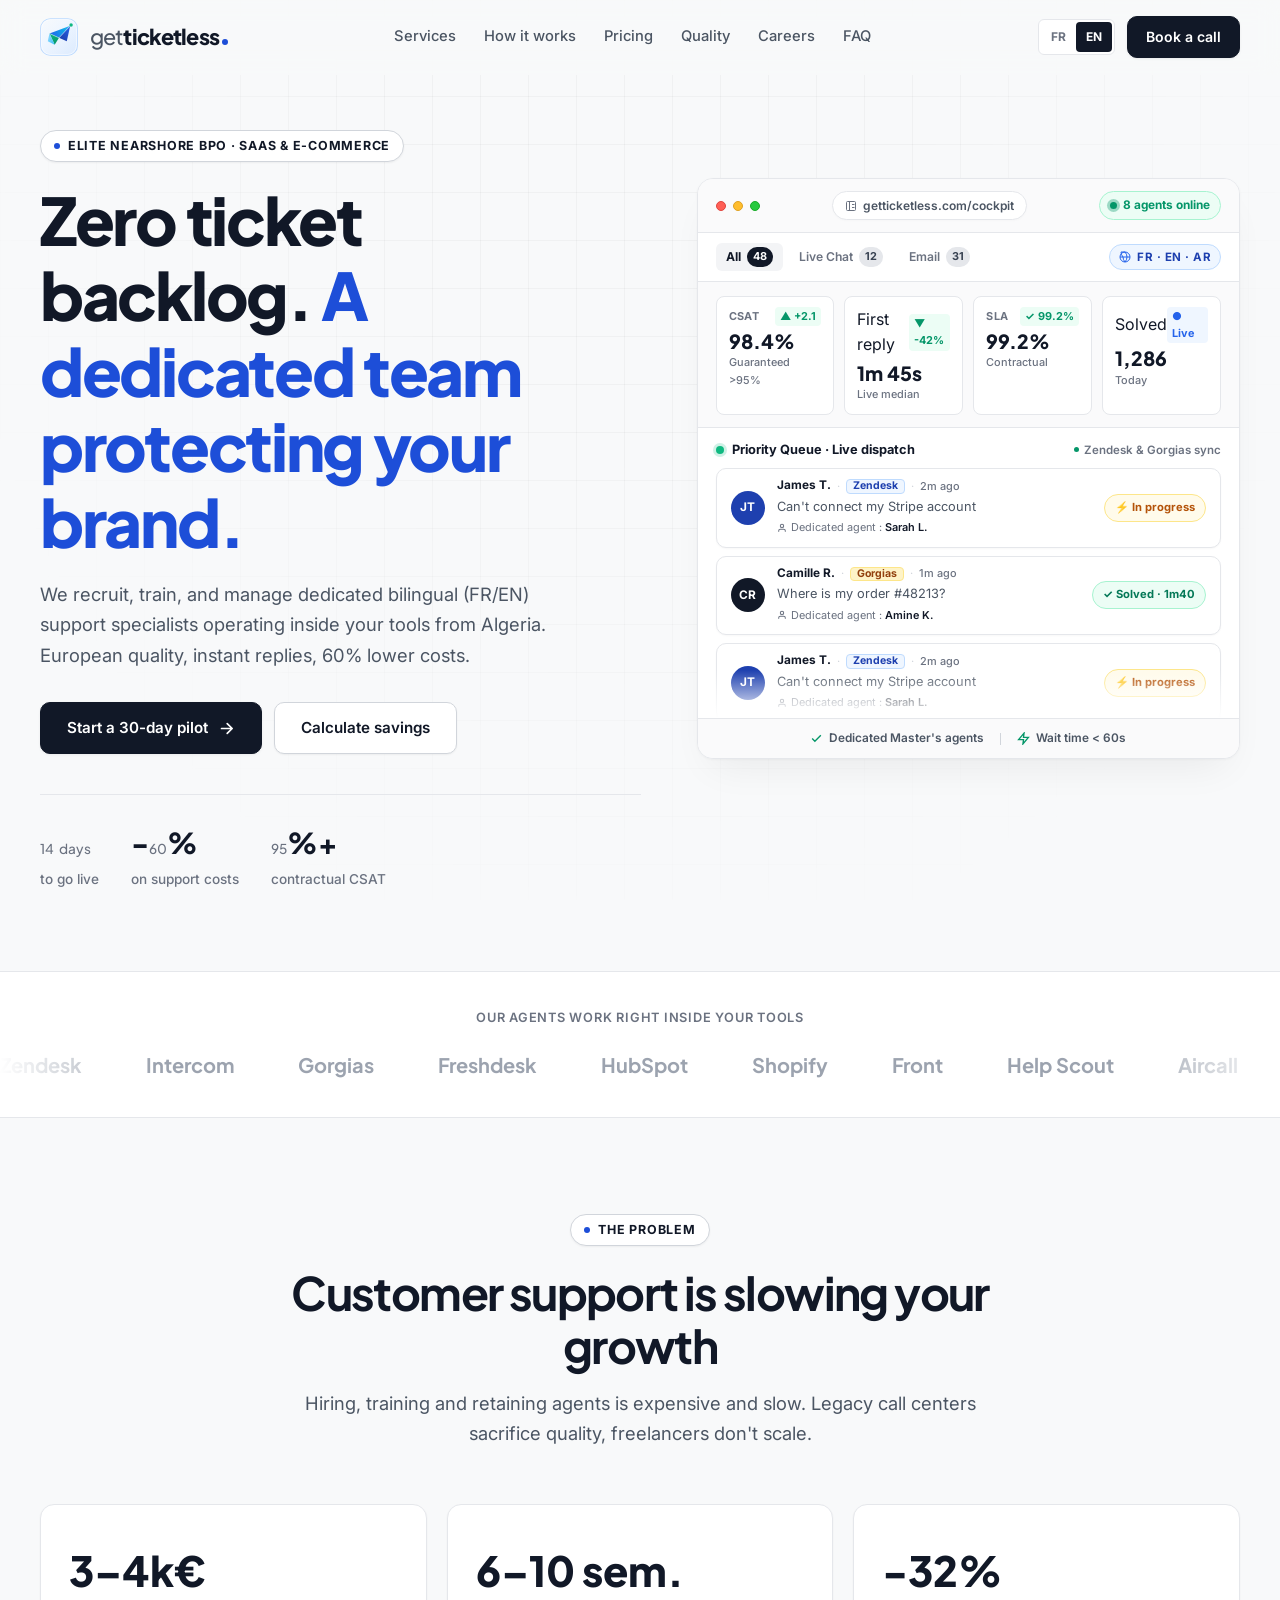
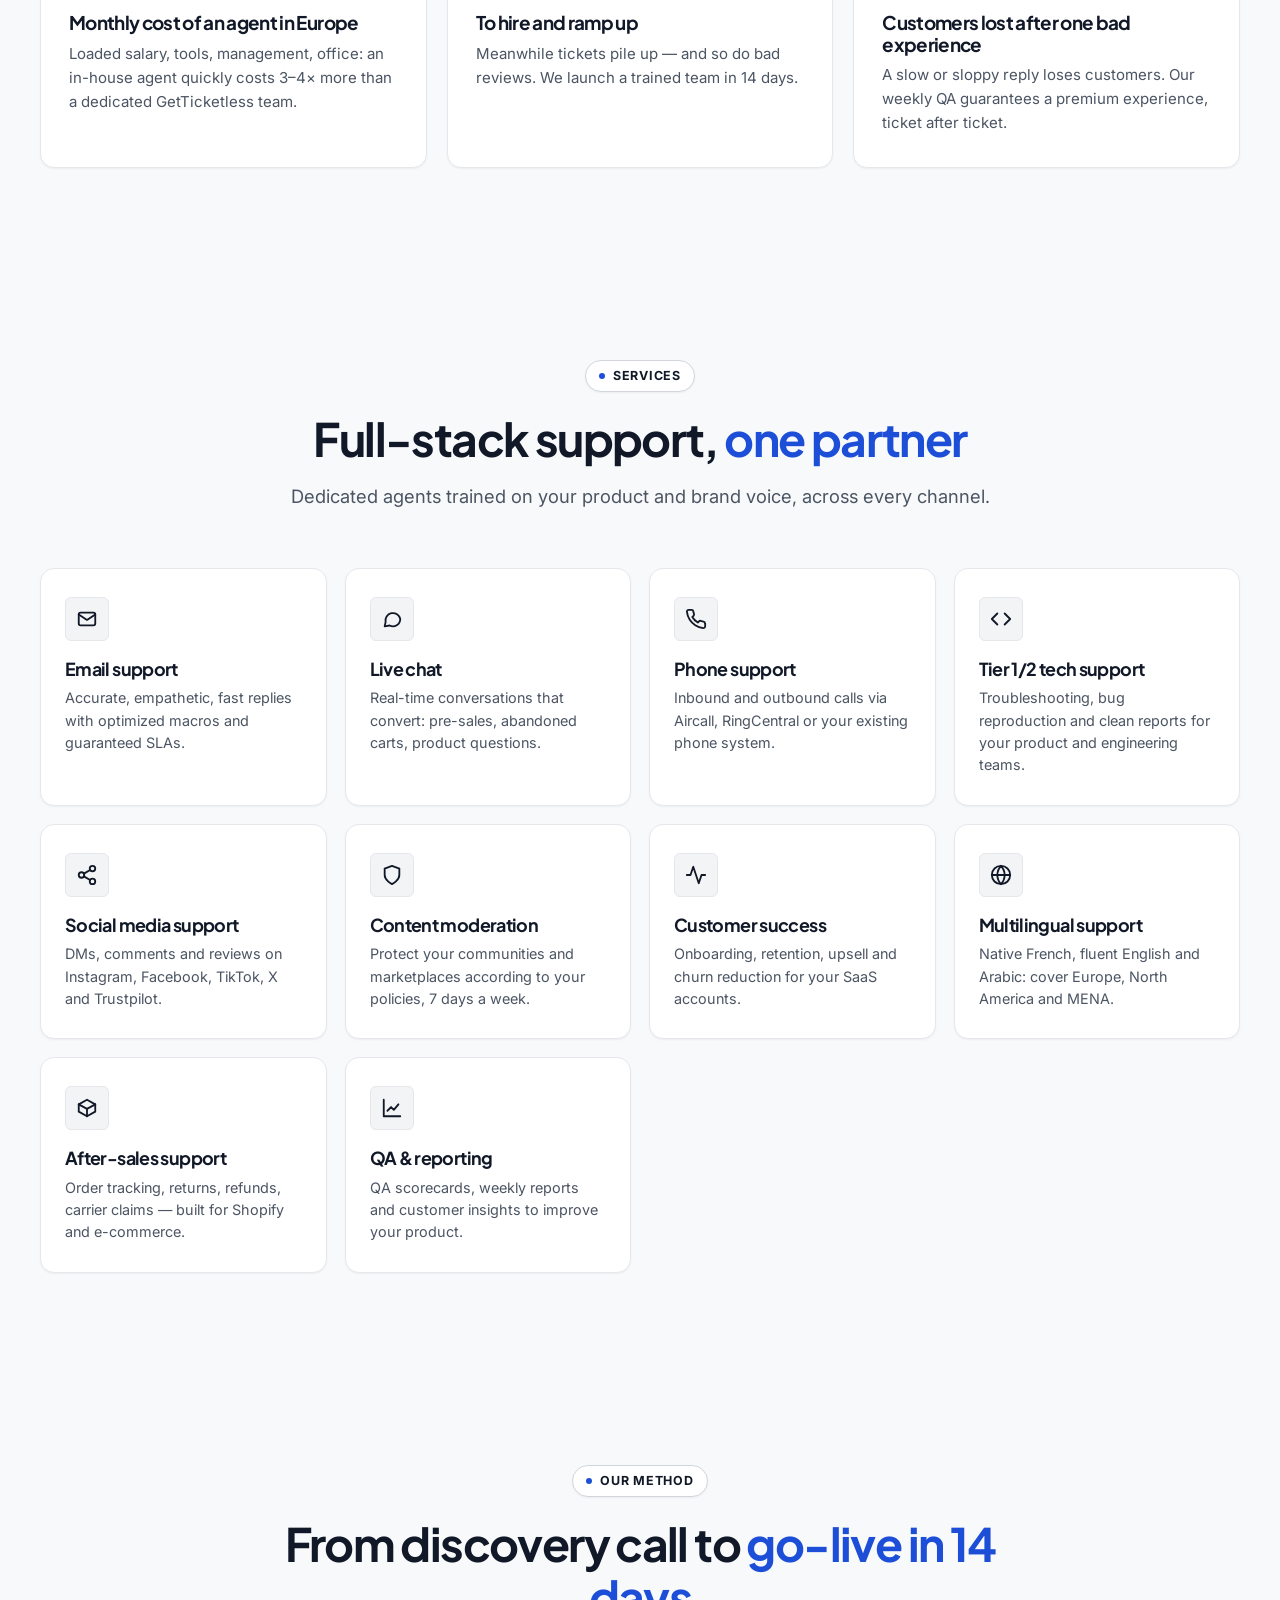
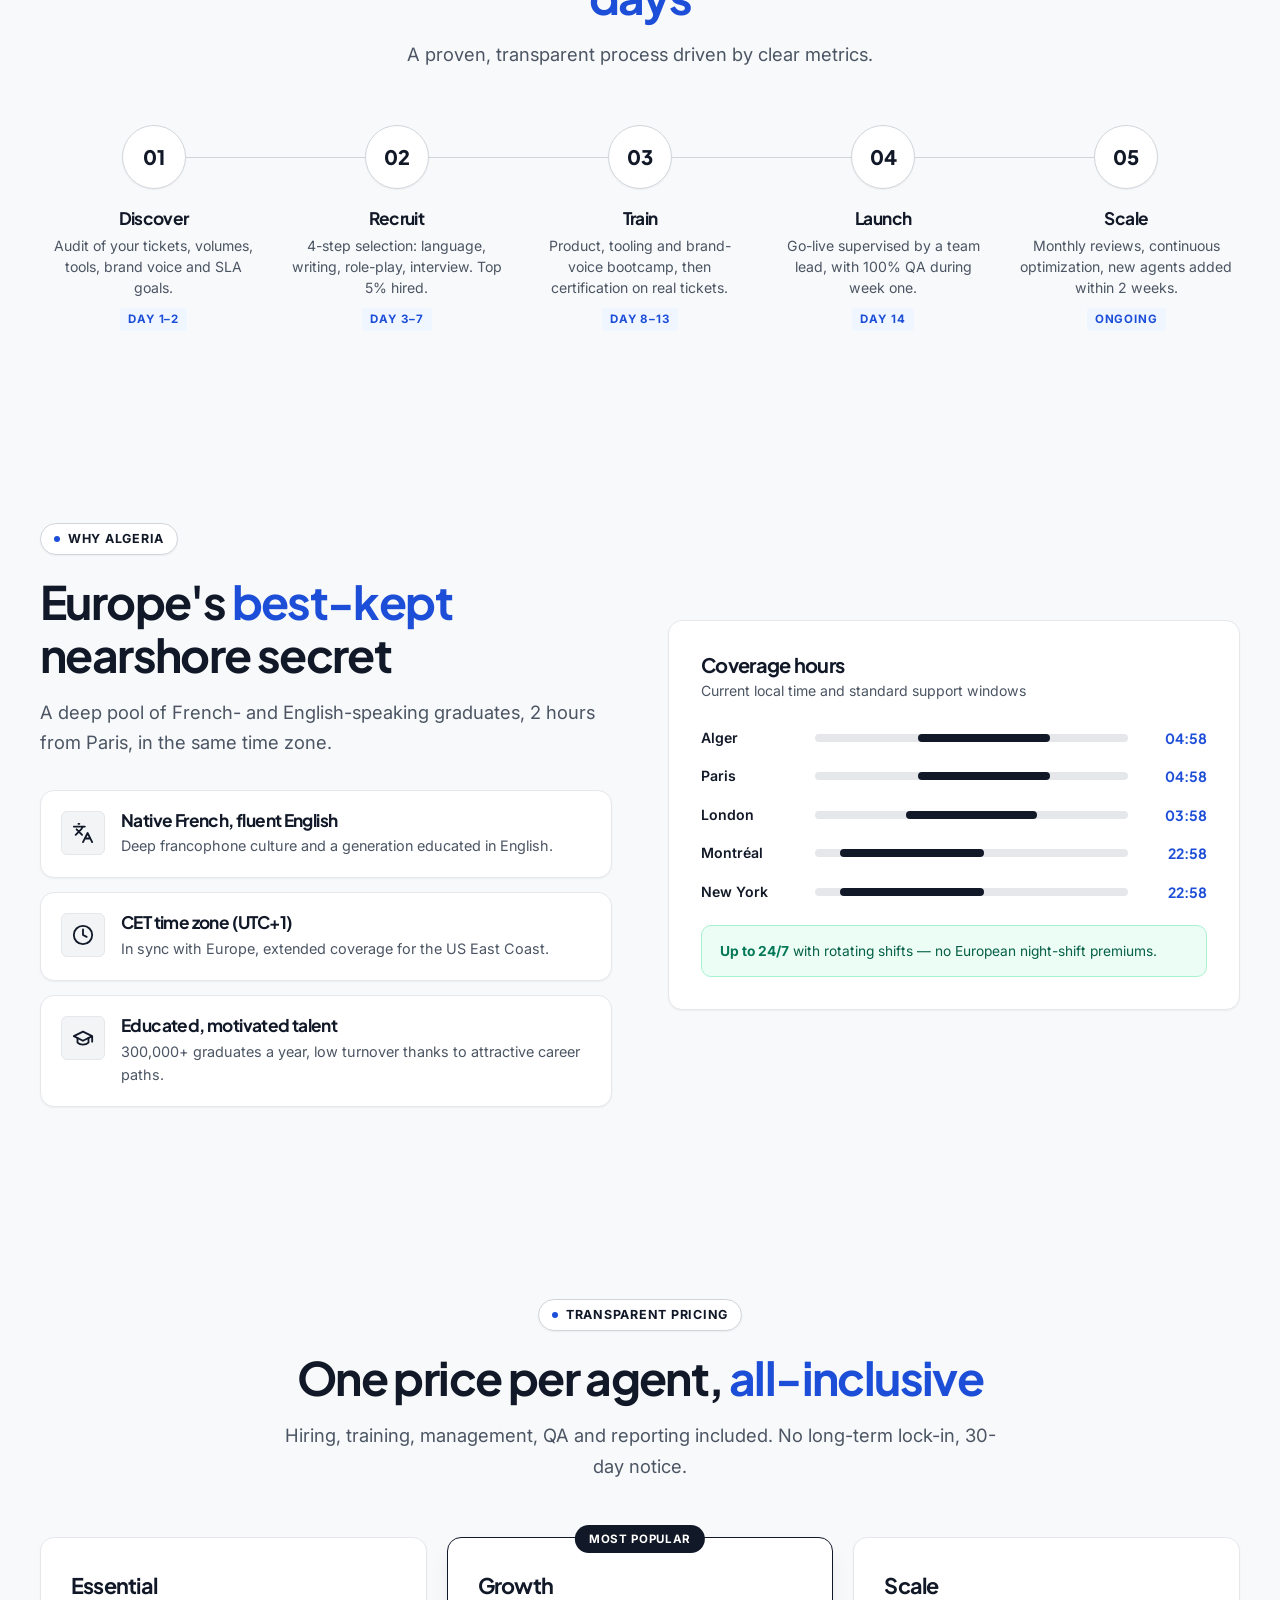
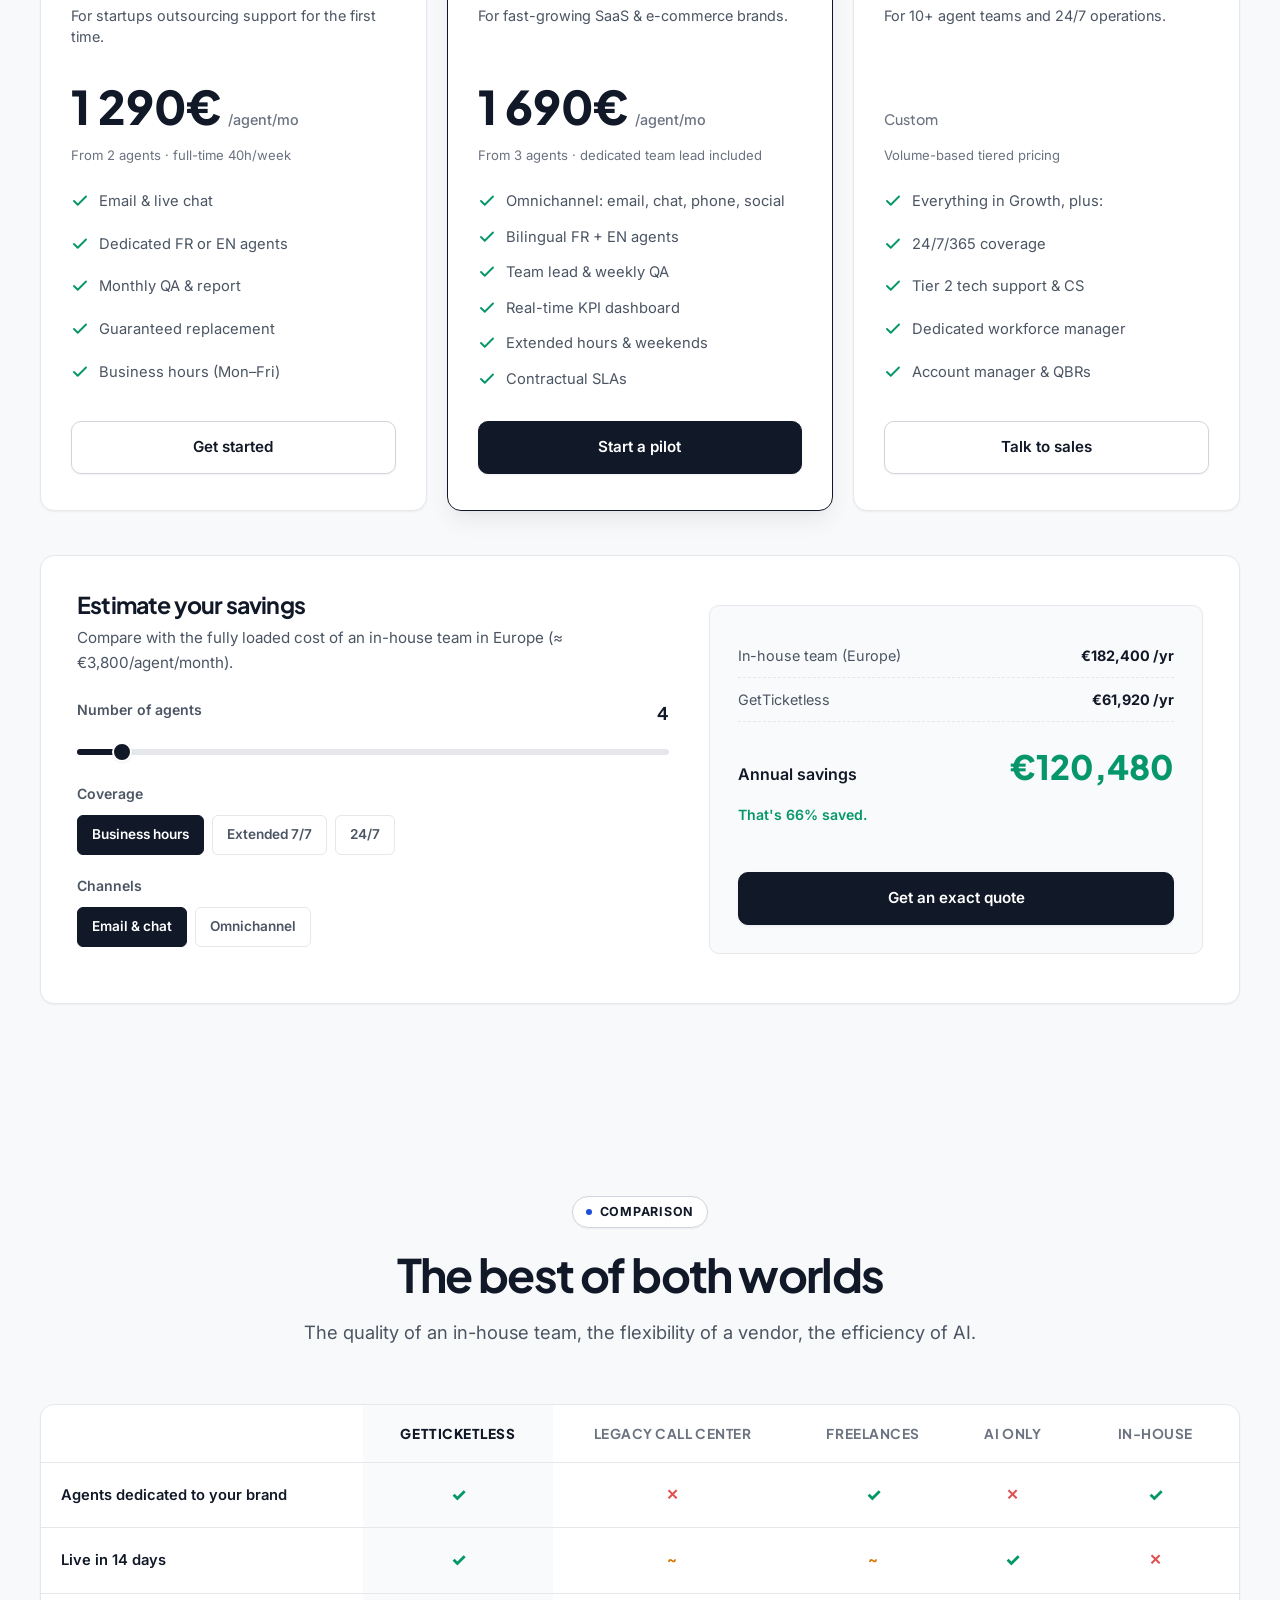
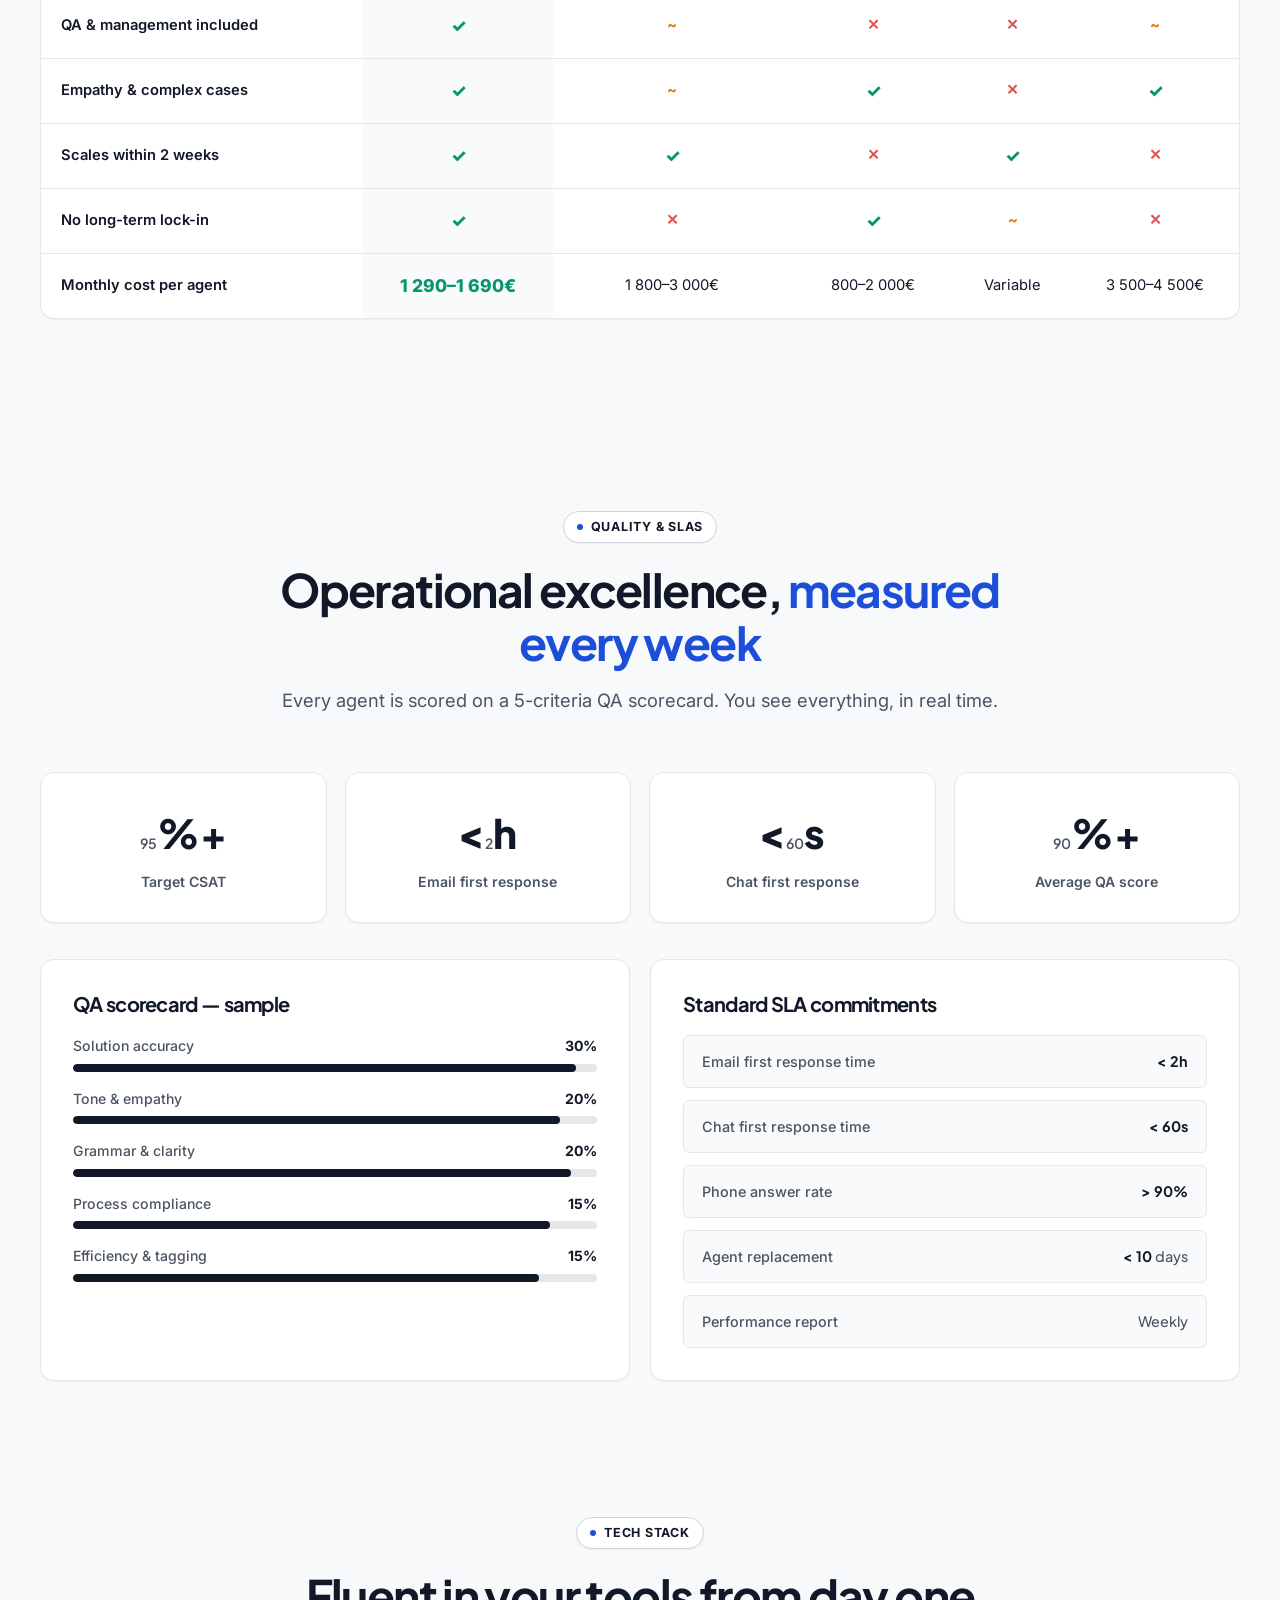
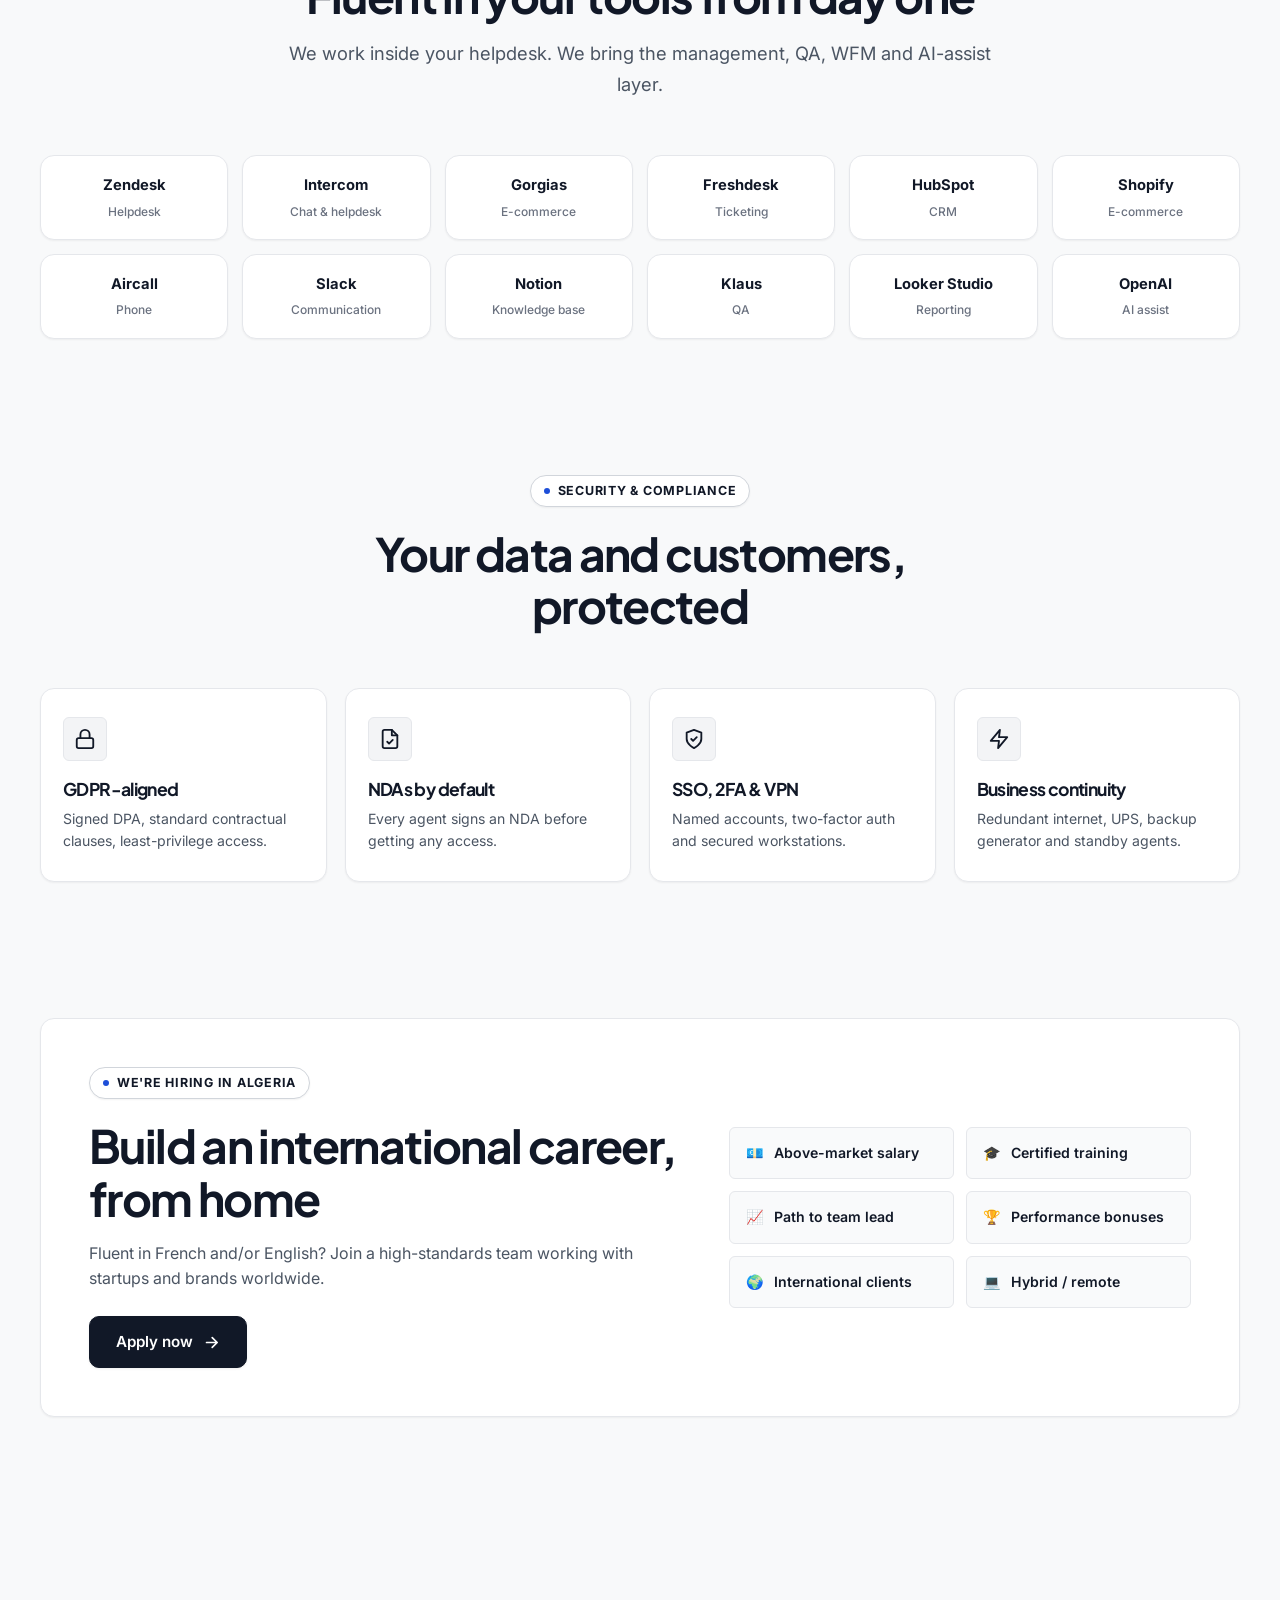
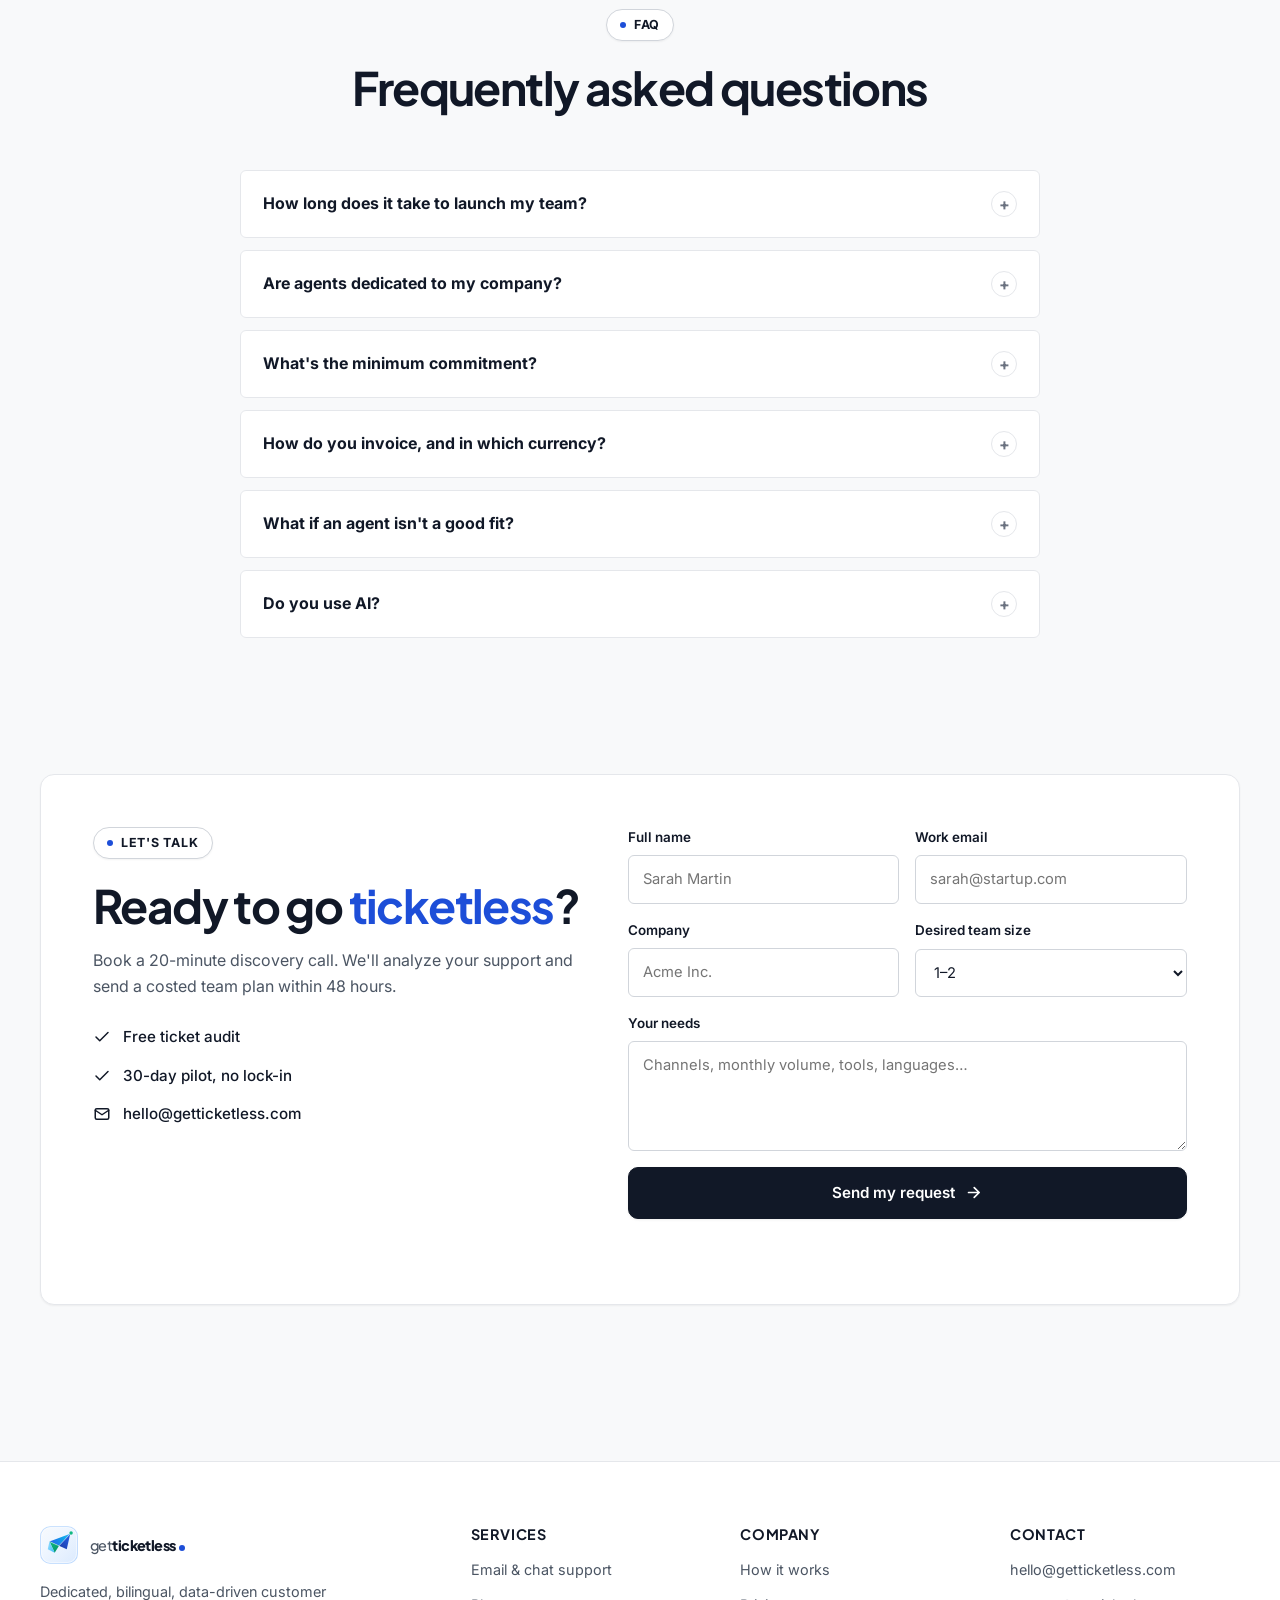
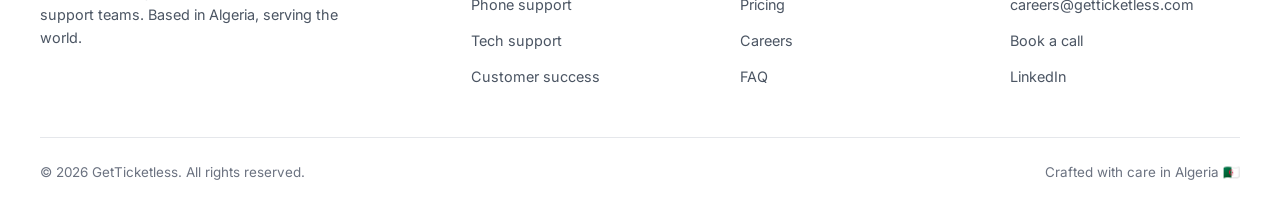
<file: ticketless/index.html>
<!DOCTYPE html>
<html lang="fr" data-lang="fr">
<head>
  <meta charset="UTF-8" />
  <meta name="viewport" content="width=device-width, initial-scale=1.0" />
  <title>GetTicketless — Externalisation Support Client BPO Nearshore (SaaS & E-commerce)</title>
  <meta name="description" content="Déléguez votre support client à des équipes dédiées bilingues (FR/EN) en Algérie : e-mail, live chat, Aircall, Zendesk & Gorgias. Réduction de 60 % de vos coûts sans sacrifier le CSAT (&gt;95 %). Go-live en 14 jours." />
  <meta name="keywords" content="externalisation support client, bpo algerie, call center algerie nearshore, support client saas, service client shopify, equipe support dediee francophone anglophone, service client externalise, outsourcer zendesk gorgias" />
  <meta name="robots" content="index, follow, max-snippet:-1, max-image-preview:large" />
  <link rel="canonical" href="https://getticketless.com/" />
  
  <!-- Open Graph / Facebook / LinkedIn -->
  <meta property="og:type" content="website" />
  <meta property="og:url" content="https://getticketless.com/" />
  <meta property="og:site_name" content="GetTicketless" />
  <meta property="og:locale" content="fr_FR" />
  <meta property="og:locale:alternate" content="en_US" />
  <meta property="og:title" content="GetTicketless — Externalisation Support Client BPO Nearshore" />
  <meta property="og:description" content="Déléguez votre support client à des équipes dédiées bilingues (FR/EN) en Algérie. -60% de coûts, CSAT &gt;95%, lancement en 14 jours pour SaaS et e-commerce." />
  <meta property="og:image" content="https://getticketless.com/og-image.png" />

  <!-- Twitter Cards -->
  <meta name="twitter:card" content="summary_large_image" />
  <meta name="twitter:title" content="GetTicketless — Externalisation Support Client BPO Nearshore" />
  <meta name="twitter:description" content="Équipes support client dédiées et bilingues (FR/EN) en Algérie pour startups, SaaS et Shopify. Lancement en 14 jours." />
  <meta name="twitter:image" content="https://getticketless.com/og-image.png" />

  <!-- Theme & Favicon -->
  <meta name="theme-color" content="#F8F9FA" />
  <link rel="icon" href="data:image/svg+xml,<svg xmlns='http://www.w3.org/2000/svg' viewBox='0 0 44 44'><defs><linearGradient id='bg' x1='0' y1='0' x2='44' y2='44'><stop stop-color='%23F8FAFC'/><stop offset='50%25' stop-color='%23EFF6FF'/><stop offset='100%25' stop-color='%23DBEAFE'/></linearGradient><linearGradient id='w1' x1='11' y1='18' x2='35' y2='9'><stop stop-color='%232563EB'/><stop offset='100%25' stop-color='%230EA5E9'/></linearGradient></defs><rect width='44' height='44' rx='12' fill='url(%23bg)' stroke='%23BFDBFE' stroke-width='1.2'/><path d='M11 18L35 9L22 23Z' fill='url(%23w1)'/><path d='M22 23L35 9L31 27Z' fill='%231E40AF'/><path d='M11 18L22 23L17 31Z' fill='%2310B981'/><path d='M11 18L17 31L9 27Z' fill='%237DD3FC'/><circle cx='36' cy='8' r='2' fill='%2310B981'/></svg>" />

  <!-- Schema.org JSON-LD Structured Data -->
  <script type="application/ld+json">
  {
    "@context": "https://schema.org",
    "@graph": [
      {
        "@type": "ProfessionalService",
        "@id": "https://getticketless.com/#organization",
        "name": "GetTicketless",
        "url": "https://getticketless.com",
        "logo": "https://getticketless.com/logo.svg",
        "description": "Prestataire BPO spécialisé dans l'externalisation d'équipes de support client dédiées et bilingues (FR/EN) pour SaaS, startups et marques e-commerce.",
        "address": {
          "@type": "PostalAddress",
          "addressCountry": "DZ",
          "addressLocality": "Alger"
        },
        "areaServed": ["France", "Europe", "United States", "Canada", "United Kingdom", "Switzerland", "Belgium"],
        "priceRange": "1290€ - 1690€"
      },
      {
        "@type": "FAQPage",
        "@id": "https://getticketless.com/#faq",
        "mainEntity": [
          {
            "@type": "Question",
            "name": "Combien de temps pour lancer mon équipe support ?",
            "acceptedAnswer": {
              "@type": "Answer",
              "text": "En moyenne 14 jours entre la signature et le go-live : recrutement (5 jours), formation sur votre produit (6 jours) et lancement encadré."
            }
          },
          {
            "@type": "Question",
            "name": "Les agents sont-ils dédiés à mon entreprise ?",
            "acceptedAnswer": {
              "@type": "Answer",
              "text": "Oui. Chaque agent travaille exclusivement pour votre marque, connaît votre produit et adopte votre ton. Pas de pool partagé."
            }
          },
          {
            "@type": "Question",
            "name": "Quel est l'engagement minimum ?",
            "acceptedAnswer": {
              "@type": "Answer",
              "text": "Nous démarrons par un pilote de 30 jours avec 2 agents. Ensuite, contrat mensuel avec un préavis de 30 jours sans engagement long."
            }
          }
        ]
      }
    ]
  }
  </script>

  <link rel="preconnect" href="https://fonts.googleapis.com" />
  <link rel="preconnect" href="https://fonts.gstatic.com" crossorigin />
  <link href="https://fonts.googleapis.com/css2?family=Inter:wght@400;500;600;700&family=Plus+Jakarta+Sans:wght@600;700;800&display=swap" rel="stylesheet" />
  <link rel="stylesheet" href="styles.css" />
</head>
<body>
  <div class="bg-grid" aria-hidden="true"></div>

  <!-- ================= NAV ================= -->
  <header class="nav" id="nav">
    <div class="container nav-inner">
      <a href="#top" class="logo" id="logo-link" aria-label="GetTicketless">
        <svg class="logo-mark" viewBox="0 0 44 44" fill="none" xmlns="http://www.w3.org/2000/svg" aria-label="GetTicketless Logo">
          <defs>
            <linearGradient id="gt-c1-bg" x1="0" y1="0" x2="44" y2="44" gradientUnits="userSpaceOnUse">
              <stop offset="0%" stop-color="#F8FAFC"/>
              <stop offset="40%" stop-color="#EFF6FF"/>
              <stop offset="100%" stop-color="#DBEAFE"/>
            </linearGradient>
            <linearGradient id="gt-c1-wing1" x1="11" y1="18" x2="35" y2="9" gradientUnits="userSpaceOnUse">
              <stop offset="0%" stop-color="#2563EB"/>
              <stop offset="65%" stop-color="#0EA5E9"/>
              <stop offset="100%" stop-color="#38BDF8"/>
            </linearGradient>
            <linearGradient id="gt-c1-wing2" x1="22" y1="23" x2="35" y2="9" gradientUnits="userSpaceOnUse">
              <stop offset="0%" stop-color="#1E40AF"/>
              <stop offset="100%" stop-color="#2563EB"/>
            </linearGradient>
            <linearGradient id="gt-c1-emerald" x1="11" y1="18" x2="19" y2="31" gradientUnits="userSpaceOnUse">
              <stop offset="0%" stop-color="#10B981"/>
              <stop offset="100%" stop-color="#059669"/>
            </linearGradient>
            <linearGradient id="gt-c1-tail" x1="9" y1="27" x2="17" y2="31" gradientUnits="userSpaceOnUse">
              <stop offset="0%" stop-color="#7DD3FC"/>
              <stop offset="100%" stop-color="#38BDF8"/>
            </linearGradient>
          </defs>
          <!-- Squircle Base with Double Border -->
          <rect width="44" height="44" rx="12" fill="url(#gt-c1-bg)"/>
          <rect x="0.75" y="0.75" width="42.5" height="42.5" rx="11.25" stroke="#BFDBFE" stroke-width="1.2"/>
          <rect x="1.75" y="1.75" width="40.5" height="40.5" rx="10.25" stroke="rgba(255, 255, 255, 0.7)" stroke-width="1"/>
          <!-- Origami Bird Wings (Clean & Luminous, No Black) -->
          <path d="M11 18L35 9L22 23L11 18Z" fill="url(#gt-c1-wing1)"/>
          <path d="M22 23L35 9L31 27L22 23Z" fill="url(#gt-c1-wing2)"/>
          <path d="M11 18L22 23L17 31L11 18Z" fill="url(#gt-c1-emerald)"/>
          <path d="M11 18L17 31L9 27L11 18Z" fill="url(#gt-c1-tail)"/>
          <!-- Fold Crease Reflections -->
          <line x1="11" y1="18" x2="22" y2="23" stroke="rgba(255, 255, 255, 0.6)" stroke-width="0.8"/>
          <line x1="22" y1="23" x2="35" y2="9" stroke="rgba(255, 255, 255, 0.6)" stroke-width="0.8"/>
          <!-- Speed Sparkle -->
          <circle cx="36" cy="8.2" r="2" fill="#10B981"/>
        </svg>
        <span class="logo-text"><span class="get">get</span><b>ticketless</b><i class="logo-dot"></i></span>
      </a>
      <nav class="nav-links" id="nav-links">
        <a href="#services" id="nav-services"><span lang="fr">Services</span><span lang="en">Services</span></a>
        <a href="#process" id="nav-process"><span lang="fr">Méthode</span><span lang="en">How it works</span></a>
        <a href="#pricing" id="nav-pricing"><span lang="fr">Tarifs</span><span lang="en">Pricing</span></a>
        <a href="#quality" id="nav-quality"><span lang="fr">Qualité</span><span lang="en">Quality</span></a>
        <a href="#careers" id="nav-careers"><span lang="fr">Carrières</span><span lang="en">Careers</span></a>
        <a href="#faq" id="nav-faq">FAQ</a>
      </nav>
      <div class="nav-actions">
        <div class="lang-toggle" role="group" aria-label="Language">
          <button data-set-lang="fr" id="lang-fr" class="active">FR</button>
          <button data-set-lang="en" id="lang-en">EN</button>
        </div>
        <a href="#contact" class="btn btn-primary" id="nav-cta"><span lang="fr">Réserver un appel</span><span lang="en">Book a call</span></a>
        <button class="burger" id="burger" aria-label="Menu"><span></span><span></span><span></span></button>
      </div>
    </div>
  </header>

  <main id="top">
    <!-- ================= HERO ================= -->
    <section class="hero">
      <div class="container hero-grid">
        <div>
          <div class="eyebrow reveal"><span lang="fr">BPO Nearshore d'Élite · SaaS &amp; E-commerce</span><span lang="en">Elite Nearshore BPO · SaaS &amp; E-commerce</span></div>
          <h1 class="reveal" data-delay="1">
            <span lang="fr">Zéro ticket en attente. <span class="grad-text">Une équipe dédiée qui protège votre marque.</span></span>
            <span lang="en">Zero ticket backlog. <span class="grad-text">A dedicated team protecting your brand.</span></span>
          </h1>
          <p class="lead reveal" data-delay="2">
            <span lang="fr">Nous recrutons, formons et manageons des agents bilingues (FR/EN) intégrés directement dans vos outils depuis l'Algérie. Qualité européenne, réactivité instantanée, coûts réduits de 60 %.</span>
            <span lang="en">We recruit, train, and manage dedicated bilingual (FR/EN) support specialists operating inside your tools from Algeria. European quality, instant replies, 60% lower costs.</span>
          </p>
          <div class="hero-ctas reveal" data-delay="3">
            <a href="#contact" class="btn btn-primary" id="hero-cta-primary">
              <span lang="fr">Lancer un pilote de 30 jours</span><span lang="en">Start a 30-day pilot</span>
              <svg viewBox="0 0 24 24" fill="none" stroke="currentColor" stroke-width="2.4" stroke-linecap="round" stroke-linejoin="round"><path d="M5 12h14M13 5l7 7-7 7"/></svg>
            </a>
            <a href="#pricing" class="btn btn-ghost" id="hero-cta-pricing"><span lang="fr">Calculer vos économies</span><span lang="en">Calculate savings</span></a>
          </div>
          <div class="hero-proof reveal" data-delay="4">
            <div><strong><span data-count="14">0</span> <span lang="fr">jours</span><span lang="en">days</span></strong><span><span lang="fr">pour être opérationnel</span><span lang="en">to go live</span></span></div>
            <div><strong>-<span data-count="60">0</span>%</strong><span><span lang="fr">sur vos coûts support</span><span lang="en">on support costs</span></span></div>
            <div><strong><span data-count="95">0</span>%+</strong><span><span lang="fr">CSAT contractuel</span><span lang="en">contractual CSAT</span></span></div>
          </div>
        </div>

        <!-- Live dashboard mock -->
        <div class="dash-wrapper reveal" data-delay="2">
          <div class="card dash" aria-hidden="true">
            <!-- Window Chrome -->
            <div class="dash-chrome">
              <div class="dash-dots">
                <span class="d-red"></span>
                <span class="d-yellow"></span>
                <span class="d-green"></span>
              </div>
              <div class="dash-title-pill">
                <svg width="12" height="12" viewBox="0 0 24 24" fill="none" stroke="currentColor" stroke-width="2"><rect x="3" y="3" width="18" height="18" rx="2"/><path d="M9 3v18"/><path d="M14 9h5"/><path d="M14 15h5"/></svg>
                <span>getticketless.com/cockpit</span>
              </div>
              <div class="dash-live-badge">
                <span class="live-dot"></span>
                <span lang="fr">8 agents en ligne</span>
                <span lang="en">8 agents online</span>
              </div>
            </div>

            <!-- Dashboard Subbar / Filter Tabs -->
            <div class="dash-toolbar">
              <div class="dash-tabs">
                <span class="dash-tab active"><span lang="fr">Tous</span><span lang="en">All</span> <span class="tab-count">48</span></span>
                <span class="dash-tab"><span lang="fr">Live Chat</span><span lang="en">Live Chat</span> <span class="tab-count">12</span></span>
                <span class="dash-tab"><span lang="fr">Email</span><span lang="en">Email</span> <span class="tab-count">31</span></span>
              </div>
              <div class="dash-lang-pill">
                <svg width="12" height="12" viewBox="0 0 24 24" fill="none" stroke="currentColor" stroke-width="2"><circle cx="12" cy="12" r="10"/><path d="M2 12h20M12 2a15.3 15.3 0 0 1 4 10 15.3 15.3 0 0 1-4 10 15.3 15.3 0 0 1-4-10 15.3 15.3 0 0 1-4-10z"/></svg>
                <span>FR · EN · AR</span>
              </div>
            </div>

            <!-- KPIs Grid (4 metrics) -->
            <div class="kpis">
              <div class="kpi">
                <div class="kpi-head"><span>CSAT</span><span class="kpi-trend up">▲ +2.1</span></div>
                <strong id="kpi-csat">98.4%</strong>
                <small><span lang="fr">Garanti >95%</span><span lang="en">Guaranteed >95%</span></small>
              </div>
              <div class="kpi">
                <div class="kpi-head"><span lang="fr">1ère réponse</span><span lang="en">First reply</span><span class="kpi-trend up">▼ -42%</span></div>
                <strong id="kpi-frt">1m 45s</strong>
                <small><span lang="fr">Médiane live</span><span lang="en">Live median</span></small>
              </div>
              <div class="kpi">
                <div class="kpi-head"><span>SLA</span><span class="kpi-trend up">✓ 99.2%</span></div>
                <strong id="kpi-sla">99.2%</strong>
                <small><span lang="fr">Contractuel</span><span lang="en">Contractual</span></small>
              </div>
              <div class="kpi">
                <div class="kpi-head"><span lang="fr">Résolus</span><span lang="en">Solved</span><span class="kpi-trend pulse">● Live</span></div>
                <strong id="kpi-solved">1,284</strong>
                <small><span lang="fr">Aujourd'hui</span><span lang="en">Today</span></small>
              </div>
            </div>

            <!-- Live Queue Header -->
            <div class="dash-queue-header">
              <div class="queue-title">
                <span class="pulse-ring"></span>
                <strong lang="fr">File d'attente prioritaire · Live dispatch</strong>
                <strong lang="en">Priority Queue · Live dispatch</strong>
              </div>
              <div class="queue-sync">
                <span class="sync-dot"></span>
                <span>Zendesk & Gorgias sync</span>
              </div>
            </div>

            <!-- Live tickets container -->
            <div class="tickets" id="tickets"></div>

            <!-- Dashboard Footer Status Ribbon -->
            <div class="dash-footer-ribbon">
              <div class="ribbon-item">
                <svg width="13" height="13" viewBox="0 0 24 24" fill="none" stroke="currentColor" stroke-width="2.5"><polyline points="20 6 9 17 4 12"/></svg>
                <span lang="fr">Équipe dédiée bac+5</span>
                <span lang="en">Dedicated Master's agents</span>
              </div>
              <div class="ribbon-divider"></div>
              <div class="ribbon-item">
                <svg width="13" height="13" viewBox="0 0 24 24" fill="none" stroke="currentColor" stroke-width="2.5"><polygon points="13 2 3 14 12 14 11 22 21 10 12 10 13 2"/></svg>
                <span lang="fr">Temps d'attente &lt; 60s</span>
                <span lang="en">Wait time &lt; 60s</span>
              </div>
            </div>
          </div>
        </div>
      </div>
    </section>

    <!-- ================= MARQUEE ================= -->
    <div class="marquee-wrap">
      <p class="marquee-label"><span lang="fr">Nos agents travaillent directement dans vos outils</span><span lang="en">Our agents work right inside your tools</span></p>
      <div class="marquee">
        <div class="marquee-track">
          <span>Zendesk</span><span>Intercom</span><span>Gorgias</span><span>Freshdesk</span><span>HubSpot</span><span>Shopify</span><span>Front</span><span>Help Scout</span><span>Aircall</span><span>Crisp</span><span>Slack</span><span>Notion</span>
          <span>Zendesk</span><span>Intercom</span><span>Gorgias</span><span>Freshdesk</span><span>HubSpot</span><span>Shopify</span><span>Front</span><span>Help Scout</span><span>Aircall</span><span>Crisp</span><span>Slack</span><span>Notion</span>
        </div>
      </div>
    </div>

    <!-- ================= PROBLEM ================= -->
    <section id="problem">
      <div class="container">
        <div class="section-head reveal">
          <div class="eyebrow"><span lang="fr">Le problème</span><span lang="en">The problem</span></div>
          <h2><span lang="fr">Le support client freine votre croissance</span><span lang="en">Customer support is slowing your growth</span></h2>
          <p class="lead"><span lang="fr">Recruter, former et retenir des agents coûte cher et prend du temps. Les call centers classiques sacrifient la qualité, les freelances ne passent pas à l'échelle.</span><span lang="en">Hiring, training and retaining agents is expensive and slow. Legacy call centers sacrifice quality, freelancers don't scale.</span></p>
        </div>
        <div class="problem-grid">
          <article class="card problem-card reveal" data-delay="1">
            <div class="num grad-text">3–4k€</div>
            <h3><span lang="fr">Coût mensuel d'un agent en Europe</span><span lang="en">Monthly cost of an agent in Europe</span></h3>
            <p><span lang="fr">Salaire chargé, outils, management, locaux : un agent interne coûte vite 3 à 4× plus qu'une équipe dédiée GetTicketless.</span><span lang="en">Loaded salary, tools, management, office: an in-house agent quickly costs 3–4× more than a dedicated GetTicketless team.</span></p>
          </article>
          <article class="card problem-card reveal" data-delay="2">
            <div class="num grad-text">6–10 sem.</div>
            <h3><span lang="fr">Pour recruter et former</span><span lang="en">To hire and ramp up</span></h3>
            <p><span lang="fr">Pendant ce temps, les tickets s'accumulent, les avis négatifs aussi. Nous lançons une équipe formée en 14 jours.</span><span lang="en">Meanwhile tickets pile up — and so do bad reviews. We launch a trained team in 14 days.</span></p>
          </article>
          <article class="card problem-card reveal" data-delay="3">
            <div class="num grad-text">-32%</div>
            <h3><span lang="fr">De clients perdus après une mauvaise expérience</span><span lang="en">Customers lost after one bad experience</span></h3>
            <p><span lang="fr">Une réponse lente ou bâclée coûte des clients. Notre QA hebdomadaire garantit une expérience premium, ticket après ticket.</span><span lang="en">A slow or sloppy reply loses customers. Our weekly QA guarantees a premium experience, ticket after ticket.</span></p>
          </article>
        </div>
      </div>
    </section>

    <!-- ================= SERVICES ================= -->
    <section id="services">
      <div class="container">
        <div class="section-head reveal">
          <div class="eyebrow">Services</div>
          <h2><span lang="fr">Tout le support client, <span class="grad-text">un seul partenaire</span></span><span lang="en">Full-stack support, <span class="grad-text">one partner</span></span></h2>
          <p class="lead"><span lang="fr">Des agents dédiés, formés à votre produit et à votre ton de marque, sur tous les canaux.</span><span lang="en">Dedicated agents trained on your product and brand voice, across every channel.</span></p>
        </div>
        <div class="services-grid">
          <article class="card service reveal">
            <div class="icon"><svg viewBox="0 0 24 24" fill="none" stroke-width="2" stroke-linecap="round" stroke-linejoin="round"><rect x="3" y="5" width="18" height="14" rx="2"/><path d="m3 7 9 6 9-6"/></svg></div>
            <h3><span lang="fr">Support e-mail</span><span lang="en">Email support</span></h3>
            <p><span lang="fr">Réponses précises, empathiques et rapides, avec macros optimisées et SLA garantis.</span><span lang="en">Accurate, empathetic, fast replies with optimized macros and guaranteed SLAs.</span></p>
          </article>
          <article class="card service reveal" data-delay="1">
            <div class="icon"><svg viewBox="0 0 24 24" fill="none" stroke-width="2" stroke-linecap="round" stroke-linejoin="round"><path d="M21 12a8 8 0 0 1-11.6 7.1L4 20l1-4.6A8 8 0 1 1 21 12Z"/></svg></div>
            <h3><span lang="fr">Live chat</span><span lang="en">Live chat</span></h3>
            <p><span lang="fr">Conversations en temps réel qui convertissent : avant-vente, paniers abandonnés, questions produit.</span><span lang="en">Real-time conversations that convert: pre-sales, abandoned carts, product questions.</span></p>
          </article>
          <article class="card service reveal" data-delay="2">
            <div class="icon"><svg viewBox="0 0 24 24" fill="none" stroke-width="2" stroke-linecap="round" stroke-linejoin="round"><path d="M22 16.9v3a2 2 0 0 1-2.2 2 19.8 19.8 0 0 1-8.6-3.1 19.5 19.5 0 0 1-6-6A19.8 19.8 0 0 1 2.1 4.2 2 2 0 0 1 4.1 2h3a2 2 0 0 1 2 1.7c.1.9.4 1.8.7 2.7a2 2 0 0 1-.5 2.1L8 9.8a16 16 0 0 0 6 6l1.3-1.3a2 2 0 0 1 2.1-.4c.9.3 1.8.6 2.7.7a2 2 0 0 1 1.7 2Z"/></svg></div>
            <h3><span lang="fr">Support téléphonique</span><span lang="en">Phone support</span></h3>
            <p><span lang="fr">Appels entrants et sortants via Aircall, RingCentral ou votre téléphonie existante.</span><span lang="en">Inbound and outbound calls via Aircall, RingCentral or your existing phone system.</span></p>
          </article>
          <article class="card service reveal" data-delay="3">
            <div class="icon"><svg viewBox="0 0 24 24" fill="none" stroke-width="2" stroke-linecap="round" stroke-linejoin="round"><path d="m16 18 6-6-6-6M8 6l-6 6 6 6"/></svg></div>
            <h3><span lang="fr">Support technique N1/N2</span><span lang="en">Tier 1/2 tech support</span></h3>
            <p><span lang="fr">Diagnostic, reproduction de bugs, rapports clairs pour vos équipes produit et ingénierie.</span><span lang="en">Troubleshooting, bug reproduction and clean reports for your product and engineering teams.</span></p>
          </article>
          <article class="card service reveal">
            <div class="icon"><svg viewBox="0 0 24 24" fill="none" stroke-width="2" stroke-linecap="round" stroke-linejoin="round"><circle cx="18" cy="5" r="3"/><circle cx="6" cy="12" r="3"/><circle cx="18" cy="19" r="3"/><path d="m8.6 13.5 6.8 4M15.4 6.5l-6.8 4"/></svg></div>
            <h3><span lang="fr">Réseaux sociaux</span><span lang="en">Social media support</span></h3>
            <p><span lang="fr">DM, commentaires et avis sur Instagram, Facebook, TikTok, X et Trustpilot.</span><span lang="en">DMs, comments and reviews on Instagram, Facebook, TikTok, X and Trustpilot.</span></p>
          </article>
          <article class="card service reveal" data-delay="1">
            <div class="icon"><svg viewBox="0 0 24 24" fill="none" stroke-width="2" stroke-linecap="round" stroke-linejoin="round"><path d="M12 22s8-4 8-10V5l-8-3-8 3v7c0 6 8 10 8 10Z"/></svg></div>
            <h3><span lang="fr">Modération de contenu</span><span lang="en">Content moderation</span></h3>
            <p><span lang="fr">Protection de vos communautés et marketplaces selon vos règles, 7j/7.</span><span lang="en">Protect your communities and marketplaces according to your policies, 7 days a week.</span></p>
          </article>
          <article class="card service reveal" data-delay="2">
            <div class="icon"><svg viewBox="0 0 24 24" fill="none" stroke-width="2" stroke-linecap="round" stroke-linejoin="round"><path d="M22 12h-4l-3 9L9 3l-3 9H2"/></svg></div>
            <h3>Customer success</h3>
            <p><span lang="fr">Onboarding, rétention, upsell et réduction du churn pour vos comptes SaaS.</span><span lang="en">Onboarding, retention, upsell and churn reduction for your SaaS accounts.</span></p>
          </article>
          <article class="card service reveal" data-delay="3">
            <div class="icon"><svg viewBox="0 0 24 24" fill="none" stroke-width="2" stroke-linecap="round" stroke-linejoin="round"><circle cx="12" cy="12" r="10"/><path d="M2 12h20M12 2a15 15 0 0 1 4 10 15 15 0 0 1-4 10 15 15 0 0 1-4-10 15 15 0 0 1 4-10Z"/></svg></div>
            <h3><span lang="fr">Support multilingue</span><span lang="en">Multilingual support</span></h3>
            <p><span lang="fr">Français natif, anglais courant et arabe : couvrez l'Europe, l'Amérique du Nord et le MENA.</span><span lang="en">Native French, fluent English and Arabic: cover Europe, North America and MENA.</span></p>
          </article>
          <article class="card service reveal">
            <div class="icon"><svg viewBox="0 0 24 24" fill="none" stroke-width="2" stroke-linecap="round" stroke-linejoin="round"><path d="M21 8 12 3 3 8v8l9 5 9-5V8Z"/><path d="m3 8 9 5 9-5M12 13v8"/></svg></div>
            <h3><span lang="fr">Service après-vente</span><span lang="en">After-sales support</span></h3>
            <p><span lang="fr">Suivi de commandes, retours, remboursements, litiges transporteurs — pour Shopify et l'e-commerce.</span><span lang="en">Order tracking, returns, refunds, carrier claims — built for Shopify and e-commerce.</span></p>
          </article>
          <article class="card service reveal" data-delay="1">
            <div class="icon"><svg viewBox="0 0 24 24" fill="none" stroke-width="2" stroke-linecap="round" stroke-linejoin="round"><path d="M3 3v18h18"/><path d="m7 15 4-4 3 3 5-6"/></svg></div>
            <h3><span lang="fr">QA & reporting</span><span lang="en">QA & reporting</span></h3>
            <p><span lang="fr">Grilles qualité, rapports hebdomadaires et insights clients pour améliorer votre produit.</span><span lang="en">QA scorecards, weekly reports and customer insights to improve your product.</span></p>
          </article>
        </div>
      </div>
    </section>

    <!-- ================= PROCESS ================= -->
    <section id="process">
      <div class="container">
        <div class="section-head reveal">
          <div class="eyebrow"><span lang="fr">Notre méthode</span><span lang="en">Our method</span></div>
          <h2><span lang="fr">De l'appel découverte au <span class="grad-text">go-live en 14 jours</span></span><span lang="en">From discovery call to <span class="grad-text">go-live in 14 days</span></span></h2>
          <p class="lead"><span lang="fr">Un processus éprouvé, transparent et piloté par des indicateurs clairs.</span><span lang="en">A proven, transparent process driven by clear metrics.</span></p>
        </div>
        <div class="process">
          <div class="step reveal">
            <div class="step-dot"><span>01</span></div>
            <h3><span lang="fr">Découverte</span><span lang="en">Discover</span></h3>
            <p><span lang="fr">Audit de vos tickets, volumes, outils, ton de marque et objectifs SLA.</span><span lang="en">Audit of your tickets, volumes, tools, brand voice and SLA goals.</span></p>
            <span class="when"><span lang="fr">JOUR 1–2</span><span lang="en">DAY 1–2</span></span>
          </div>
          <div class="step reveal" data-delay="1">
            <div class="step-dot"><span>02</span></div>
            <h3><span lang="fr">Recrutement</span><span lang="en">Recruit</span></h3>
            <p><span lang="fr">Sélection en 4 étapes : tests de langue, écrit, mise en situation, entretien. Top 5 % retenus.</span><span lang="en">4-step selection: language, writing, role-play, interview. Top 5% hired.</span></p>
            <span class="when"><span lang="fr">JOUR 3–7</span><span lang="en">DAY 3–7</span></span>
          </div>
          <div class="step reveal" data-delay="2">
            <div class="step-dot"><span>03</span></div>
            <h3><span lang="fr">Formation</span><span lang="en">Train</span></h3>
            <p><span lang="fr">Bootcamp produit, outils et ton de marque, puis certification sur tickets réels.</span><span lang="en">Product, tooling and brand-voice bootcamp, then certification on real tickets.</span></p>
            <span class="when"><span lang="fr">JOUR 8–13</span><span lang="en">DAY 8–13</span></span>
          </div>
          <div class="step reveal" data-delay="3">
            <div class="step-dot"><span>04</span></div>
            <h3><span lang="fr">Lancement</span><span lang="en">Launch</span></h3>
            <p><span lang="fr">Go-live encadré par un team lead, QA renforcée à 100 % la première semaine.</span><span lang="en">Go-live supervised by a team lead, with 100% QA during week one.</span></p>
            <span class="when"><span lang="fr">JOUR 14</span><span lang="en">DAY 14</span></span>
          </div>
          <div class="step reveal" data-delay="4">
            <div class="step-dot"><span>05</span></div>
            <h3><span lang="fr">Scale</span><span lang="en">Scale</span></h3>
            <p><span lang="fr">Revue mensuelle, optimisation continue, ajout d'agents sous 2 semaines.</span><span lang="en">Monthly reviews, continuous optimization, new agents added within 2 weeks.</span></p>
            <span class="when"><span lang="fr">EN CONTINU</span><span lang="en">ONGOING</span></span>
          </div>
        </div>
      </div>
    </section>

    <!-- ================= WHY ALGERIA ================= -->
    <section id="why">
      <div class="container why-grid">
        <div class="reveal">
          <div class="eyebrow"><span lang="fr">Pourquoi l'Algérie</span><span lang="en">Why Algeria</span></div>
          <h2><span lang="fr">Le nearshore <span class="grad-text">le mieux gardé</span> d'Europe</span><span lang="en">Europe's <span class="grad-text">best-kept</span> nearshore secret</span></h2>
          <p class="lead"><span lang="fr">Un vivier de jeunes diplômés francophones et anglophones, à 2 heures de Paris, sur le même fuseau horaire.</span><span lang="en">A deep pool of French- and English-speaking graduates, 2 hours from Paris, in the same time zone.</span></p>
          <div class="why-list">
            <div class="card why-item">
              <div class="icon"><svg viewBox="0 0 24 24" fill="none" stroke-width="2" stroke-linecap="round" stroke-linejoin="round"><path d="m5 8 6 6M4 14l6-6 2-3M2 5h12M7 2h1M22 22l-5-10-5 10M14 18h6"/></svg></div>
              <div><h3><span lang="fr">Français natif, anglais courant</span><span lang="en">Native French, fluent English</span></h3><p><span lang="fr">Une culture francophone profonde et une génération formée en anglais.</span><span lang="en">Deep francophone culture and a generation educated in English.</span></p></div>
            </div>
            <div class="card why-item">
              <div class="icon"><svg viewBox="0 0 24 24" fill="none" stroke-width="2" stroke-linecap="round" stroke-linejoin="round"><circle cx="12" cy="12" r="10"/><path d="M12 6v6l4 2"/></svg></div>
              <div><h3><span lang="fr">Fuseau CET (UTC+1)</span><span lang="en">CET time zone (UTC+1)</span></h3><p><span lang="fr">Synchronisé avec l'Europe, couverture étendue pour la côte Est US.</span><span lang="en">In sync with Europe, extended coverage for the US East Coast.</span></p></div>
            </div>
            <div class="card why-item">
              <div class="icon"><svg viewBox="0 0 24 24" fill="none" stroke-width="2" stroke-linecap="round" stroke-linejoin="round"><path d="M22 10v6M2 10l10-5 10 5-10 5z"/><path d="M6 12v5c3 3 9 3 12 0v-5"/></svg></div>
              <div><h3><span lang="fr">Talents diplômés et motivés</span><span lang="en">Educated, motivated talent</span></h3><p><span lang="fr">Plus de 300 000 diplômés par an, faible turnover grâce à des carrières attractives.</span><span lang="en">300,000+ graduates a year, low turnover thanks to attractive career paths.</span></p></div>
            </div>
          </div>
        </div>
        <div class="card tz-card reveal" data-delay="2">
          <h3><span lang="fr">Couverture horaire</span><span lang="en">Coverage hours</span></h3>
          <p><span lang="fr">Heure locale actuelle et plages de support standard</span><span lang="en">Current local time and standard support windows</span></p>
          <div class="tz-row"><span class="city">Alger</span><div class="tz-bar"><i style="left:33%;width:42%"></i></div><span class="time" data-tz="Africa/Algiers">--:--</span></div>
          <div class="tz-row"><span class="city">Paris</span><div class="tz-bar"><i style="left:33%;width:42%"></i></div><span class="time" data-tz="Europe/Paris">--:--</span></div>
          <div class="tz-row"><span class="city">London</span><div class="tz-bar"><i style="left:29%;width:42%"></i></div><span class="time" data-tz="Europe/London">--:--</span></div>
          <div class="tz-row"><span class="city">Montréal</span><div class="tz-bar"><i style="left:8%;width:46%"></i></div><span class="time" data-tz="America/Montreal">--:--</span></div>
          <div class="tz-row"><span class="city">New York</span><div class="tz-bar"><i style="left:8%;width:46%"></i></div><span class="time" data-tz="America/New_York">--:--</span></div>
          <div class="tz-note"><span lang="fr"><b>Jusqu'à 24/7</b> avec nos shifts en rotation — sans surcoût de nuit en Europe.</span><span lang="en"><b>Up to 24/7</b> with rotating shifts — no European night-shift premiums.</span></div>
        </div>
      </div>
    </section>

    <!-- ================= PRICING ================= -->
    <section id="pricing">
      <div class="container">
        <div class="section-head reveal">
          <div class="eyebrow"><span lang="fr">Tarifs transparents</span><span lang="en">Transparent pricing</span></div>
          <h2><span lang="fr">Un prix par agent, <span class="grad-text">tout compris</span></span><span lang="en">One price per agent, <span class="grad-text">all-inclusive</span></span></h2>
          <p class="lead"><span lang="fr">Recrutement, formation, management, QA et reporting inclus. Sans engagement long, préavis de 30 jours.</span><span lang="en">Hiring, training, management, QA and reporting included. No long-term lock-in, 30-day notice.</span></p>
        </div>
        <div class="pricing-grid">
          <article class="card plan reveal">
            <h3>Essential</h3>
            <p class="desc"><span lang="fr">Pour les startups qui externalisent leur premier support.</span><span lang="en">For startups outsourcing support for the first time.</span></p>
            <div class="price"><strong>1 290€</strong><span><span lang="fr">/agent/mois</span><span lang="en">/agent/mo</span></span></div>
            <p class="price-note"><span lang="fr">Dès 2 agents · temps plein 40h/sem.</span><span lang="en">From 2 agents · full-time 40h/week</span></p>
            <ul>
              <li><svg viewBox="0 0 24 24" fill="none" stroke-width="2.5" stroke-linecap="round" stroke-linejoin="round"><path d="M20 6 9 17l-5-5"/></svg><span lang="fr">E-mail & live chat</span><span lang="en">Email & live chat</span></li>
              <li><svg viewBox="0 0 24 24" fill="none" stroke-width="2.5" stroke-linecap="round" stroke-linejoin="round"><path d="M20 6 9 17l-5-5"/></svg><span lang="fr">Agents dédiés FR ou EN</span><span lang="en">Dedicated FR or EN agents</span></li>
              <li><svg viewBox="0 0 24 24" fill="none" stroke-width="2.5" stroke-linecap="round" stroke-linejoin="round"><path d="M20 6 9 17l-5-5"/></svg><span lang="fr">QA mensuelle & rapport</span><span lang="en">Monthly QA & report</span></li>
              <li><svg viewBox="0 0 24 24" fill="none" stroke-width="2.5" stroke-linecap="round" stroke-linejoin="round"><path d="M20 6 9 17l-5-5"/></svg><span lang="fr">Remplacement garanti</span><span lang="en">Guaranteed replacement</span></li>
              <li><svg viewBox="0 0 24 24" fill="none" stroke-width="2.5" stroke-linecap="round" stroke-linejoin="round"><path d="M20 6 9 17l-5-5"/></svg><span lang="fr">Heures ouvrées (lun–ven)</span><span lang="en">Business hours (Mon–Fri)</span></li>
            </ul>
            <a href="#contact" class="btn btn-ghost" id="plan-essential-cta"><span lang="fr">Commencer</span><span lang="en">Get started</span></a>
          </article>
          <article class="card plan featured reveal" data-delay="1">
            <span class="badge"><span lang="fr">Le plus choisi</span><span lang="en">Most popular</span></span>
            <h3>Growth</h3>
            <p class="desc"><span lang="fr">Pour les marques SaaS & e-commerce en forte croissance.</span><span lang="en">For fast-growing SaaS & e-commerce brands.</span></p>
            <div class="price"><strong>1 690€</strong><span><span lang="fr">/agent/mois</span><span lang="en">/agent/mo</span></span></div>
            <p class="price-note"><span lang="fr">Dès 3 agents · team lead dédié inclus</span><span lang="en">From 3 agents · dedicated team lead included</span></p>
            <ul>
              <li><svg viewBox="0 0 24 24" fill="none" stroke-width="2.5" stroke-linecap="round" stroke-linejoin="round"><path d="M20 6 9 17l-5-5"/></svg><span lang="fr">Omnicanal : e-mail, chat, téléphone, social</span><span lang="en">Omnichannel: email, chat, phone, social</span></li>
              <li><svg viewBox="0 0 24 24" fill="none" stroke-width="2.5" stroke-linecap="round" stroke-linejoin="round"><path d="M20 6 9 17l-5-5"/></svg><span lang="fr">Agents bilingues FR + EN</span><span lang="en">Bilingual FR + EN agents</span></li>
              <li><svg viewBox="0 0 24 24" fill="none" stroke-width="2.5" stroke-linecap="round" stroke-linejoin="round"><path d="M20 6 9 17l-5-5"/></svg><span lang="fr">Team lead & QA hebdomadaire</span><span lang="en">Team lead & weekly QA</span></li>
              <li><svg viewBox="0 0 24 24" fill="none" stroke-width="2.5" stroke-linecap="round" stroke-linejoin="round"><path d="M20 6 9 17l-5-5"/></svg><span lang="fr">Dashboard KPI en temps réel</span><span lang="en">Real-time KPI dashboard</span></li>
              <li><svg viewBox="0 0 24 24" fill="none" stroke-width="2.5" stroke-linecap="round" stroke-linejoin="round"><path d="M20 6 9 17l-5-5"/></svg><span lang="fr">Horaires étendus & week-ends</span><span lang="en">Extended hours & weekends</span></li>
              <li><svg viewBox="0 0 24 24" fill="none" stroke-width="2.5" stroke-linecap="round" stroke-linejoin="round"><path d="M20 6 9 17l-5-5"/></svg><span lang="fr">SLA contractuels</span><span lang="en">Contractual SLAs</span></li>
            </ul>
            <a href="#contact" class="btn btn-primary" id="plan-growth-cta"><span lang="fr">Lancer un pilote</span><span lang="en">Start a pilot</span></a>
          </article>
          <article class="card plan reveal" data-delay="2">
            <h3>Scale</h3>
            <p class="desc"><span lang="fr">Pour les équipes de 10+ agents et les opérations 24/7.</span><span lang="en">For 10+ agent teams and 24/7 operations.</span></p>
            <div class="price"><strong><span lang="fr">Sur mesure</span><span lang="en">Custom</span></strong></div>
            <p class="price-note"><span lang="fr">Tarifs dégressifs selon le volume</span><span lang="en">Volume-based tiered pricing</span></p>
            <ul>
              <li><svg viewBox="0 0 24 24" fill="none" stroke-width="2.5" stroke-linecap="round" stroke-linejoin="round"><path d="M20 6 9 17l-5-5"/></svg><span lang="fr">Tout Growth, plus :</span><span lang="en">Everything in Growth, plus:</span></li>
              <li><svg viewBox="0 0 24 24" fill="none" stroke-width="2.5" stroke-linecap="round" stroke-linejoin="round"><path d="M20 6 9 17l-5-5"/></svg><span lang="fr">Couverture 24/7/365</span><span lang="en">24/7/365 coverage</span></li>
              <li><svg viewBox="0 0 24 24" fill="none" stroke-width="2.5" stroke-linecap="round" stroke-linejoin="round"><path d="M20 6 9 17l-5-5"/></svg><span lang="fr">Support technique N2 & CS</span><span lang="en">Tier 2 tech support & CS</span></li>
              <li><svg viewBox="0 0 24 24" fill="none" stroke-width="2.5" stroke-linecap="round" stroke-linejoin="round"><path d="M20 6 9 17l-5-5"/></svg><span lang="fr">Workforce management dédié</span><span lang="en">Dedicated workforce manager</span></li>
              <li><svg viewBox="0 0 24 24" fill="none" stroke-width="2.5" stroke-linecap="round" stroke-linejoin="round"><path d="M20 6 9 17l-5-5"/></svg><span lang="fr">Account manager & QBR</span><span lang="en">Account manager & QBRs</span></li>
            </ul>
            <a href="#contact" class="btn btn-ghost" id="plan-scale-cta"><span lang="fr">Parler à l'équipe</span><span lang="en">Talk to sales</span></a>
          </article>
        </div>

        <!-- Savings calculator -->
        <div class="card calc reveal">
          <div>
            <h3><span lang="fr">Calculez vos économies</span><span lang="en">Estimate your savings</span></h3>
            <p><span lang="fr">Comparez avec le coût complet d'une équipe interne en Europe (≈ 3 800 €/agent/mois chargé).</span><span lang="en">Compare with the fully loaded cost of an in-house team in Europe (≈ €3,800/agent/month).</span></p>
            <div class="field">
              <label for="agents-range"><span><span lang="fr">Nombre d'agents</span><span lang="en">Number of agents</span></span><b id="agents-val">4</b></label>
              <input type="range" id="agents-range" min="1" max="50" value="4" />
            </div>
            <div class="field">
              <label><span><span lang="fr">Couverture</span><span lang="en">Coverage</span></span></label>
              <div class="seg" id="coverage-seg">
                <button data-mult="1" class="active" id="cov-business"><span lang="fr">Heures ouvrées</span><span lang="en">Business hours</span></button>
                <button data-mult="1.12" id="cov-extended"><span lang="fr">Étendue 7j/7</span><span lang="en">Extended 7/7</span></button>
                <button data-mult="1.25" id="cov-247">24/7</button>
              </div>
            </div>
            <div class="field">
              <label><span><span lang="fr">Canaux</span><span lang="en">Channels</span></span></label>
              <div class="seg" id="channel-seg">
                <button data-base="1290" class="active" id="ch-written"><span lang="fr">E-mail & chat</span><span lang="en">Email & chat</span></button>
                <button data-base="1690" id="ch-omni"><span lang="fr">Omnicanal</span><span lang="en">Omnichannel</span></button>
              </div>
            </div>
          </div>
          <div class="calc-result">
            <div class="row"><span><span lang="fr">Équipe interne (Europe)</span><span lang="en">In-house team (Europe)</span></span><b id="inhouse-cost">—</b></div>
            <div class="row"><span>GetTicketless</span><b id="gt-cost">—</b></div>
            <div class="total"><span><span lang="fr">Économie annuelle</span><span lang="en">Annual savings</span></span><strong class="grad-text" id="savings">—</strong></div>
            <p class="saving" id="savings-pct"></p>
            <a href="#contact" class="btn btn-primary" style="width:100%;margin-top:22px" id="calc-cta"><span lang="fr">Obtenir un devis précis</span><span lang="en">Get an exact quote</span></a>
          </div>
        </div>
      </div>
    </section>

    <!-- ================= COMPARISON ================= -->
    <section id="compare">
      <div class="container">
        <div class="section-head reveal">
          <div class="eyebrow"><span lang="fr">Comparatif</span><span lang="en">Comparison</span></div>
          <h2><span lang="fr">Le meilleur des deux mondes</span><span lang="en">The best of both worlds</span></h2>
          <p class="lead"><span lang="fr">La qualité d'une équipe interne, la flexibilité d'un prestataire, l'efficacité de l'IA.</span><span lang="en">The quality of an in-house team, the flexibility of a vendor, the efficiency of AI.</span></p>
        </div>
        <div class="table-wrap reveal">
          <table>
            <thead>
              <tr>
                <th></th>
                <th class="col-us">GetTicketless</th>
                <th><span lang="fr">Call center classique</span><span lang="en">Legacy call center</span></th>
                <th>Freelances</th>
                <th><span lang="fr">IA seule</span><span lang="en">AI only</span></th>
                <th><span lang="fr">Équipe interne</span><span lang="en">In-house</span></th>
              </tr>
            </thead>
            <tbody>
              <tr><td><span lang="fr">Agents dédiés à votre marque</span><span lang="en">Agents dedicated to your brand</span></td><td class="col-us yes">✓</td><td class="no">✕</td><td class="yes">✓</td><td class="no">✕</td><td class="yes">✓</td></tr>
              <tr><td><span lang="fr">Lancement en 14 jours</span><span lang="en">Live in 14 days</span></td><td class="col-us yes">✓</td><td class="mid">~</td><td class="mid">~</td><td class="yes">✓</td><td class="no">✕</td></tr>
              <tr><td><span lang="fr">QA & management inclus</span><span lang="en">QA & management included</span></td><td class="col-us yes">✓</td><td class="mid">~</td><td class="no">✕</td><td class="no">✕</td><td class="mid">~</td></tr>
              <tr><td><span lang="fr">Empathie & cas complexes</span><span lang="en">Empathy & complex cases</span></td><td class="col-us yes">✓</td><td class="mid">~</td><td class="yes">✓</td><td class="no">✕</td><td class="yes">✓</td></tr>
              <tr><td><span lang="fr">Scalable en 2 semaines</span><span lang="en">Scales within 2 weeks</span></td><td class="col-us yes">✓</td><td class="yes">✓</td><td class="no">✕</td><td class="yes">✓</td><td class="no">✕</td></tr>
              <tr><td><span lang="fr">Sans engagement long</span><span lang="en">No long-term lock-in</span></td><td class="col-us yes">✓</td><td class="no">✕</td><td class="yes">✓</td><td class="mid">~</td><td class="no">✕</td></tr>
              <tr><td><span lang="fr">Coût mensuel par agent</span><span lang="en">Monthly cost per agent</span></td><td class="col-us yes">1 290–1 690€</td><td>1 800–3 000€</td><td>800–2 000€</td><td><span lang="fr">Variable</span><span lang="en">Variable</span></td><td>3 500–4 500€</td></tr>
            </tbody>
          </table>
        </div>
      </div>
    </section>

    <!-- ================= QUALITY ================= -->
    <section id="quality">
      <div class="container">
        <div class="section-head reveal">
          <div class="eyebrow"><span lang="fr">Qualité & SLA</span><span lang="en">Quality & SLAs</span></div>
          <h2><span lang="fr">L'excellence opérationnelle, <span class="grad-text">mesurée chaque semaine</span></span><span lang="en">Operational excellence, <span class="grad-text">measured every week</span></span></h2>
          <p class="lead"><span lang="fr">Chaque agent est évalué sur une grille QA en 5 critères. Vous voyez tout, en temps réel.</span><span lang="en">Every agent is scored on a 5-criteria QA scorecard. You see everything, in real time.</span></p>
        </div>
        <div class="quality-grid">
          <div class="card metric reveal"><strong class="grad-text"><span data-count="95">0</span>%+</strong><span><span lang="fr">CSAT cible</span><span lang="en">Target CSAT</span></span></div>
          <div class="card metric reveal" data-delay="1"><strong class="grad-text">&lt;<span data-count="2">0</span>h</strong><span><span lang="fr">1ère réponse e-mail</span><span lang="en">Email first response</span></span></div>
          <div class="card metric reveal" data-delay="2"><strong class="grad-text">&lt;<span data-count="60">0</span>s</strong><span><span lang="fr">1ère réponse chat</span><span lang="en">Chat first response</span></span></div>
          <div class="card metric reveal" data-delay="3"><strong class="grad-text"><span data-count="90">0</span>%+</strong><span><span lang="fr">Score QA moyen</span><span lang="en">Average QA score</span></span></div>
        </div>
        <div class="qa-wrap">
          <div class="card qa-card reveal">
            <h3><span lang="fr">Grille QA — exemple</span><span lang="en">QA scorecard — sample</span></h3>
            <div class="score-row"><div><span lang="fr">Exactitude de la solution</span><span lang="en">Solution accuracy</span><b>30%</b></div><div class="bar"><i data-w="96"></i></div></div>
            <div class="score-row"><div><span lang="fr">Ton & empathie</span><span lang="en">Tone & empathy</span><b>20%</b></div><div class="bar"><i data-w="93"></i></div></div>
            <div class="score-row"><div><span lang="fr">Grammaire & clarté</span><span lang="en">Grammar & clarity</span><b>20%</b></div><div class="bar"><i data-w="95"></i></div></div>
            <div class="score-row"><div><span lang="fr">Respect des process</span><span lang="en">Process compliance</span><b>15%</b></div><div class="bar"><i data-w="91"></i></div></div>
            <div class="score-row"><div><span lang="fr">Efficacité & tagging</span><span lang="en">Efficiency & tagging</span><b>15%</b></div><div class="bar"><i data-w="89"></i></div></div>
          </div>
          <div class="card qa-card reveal" data-delay="1">
            <h3><span lang="fr">Engagements SLA standards</span><span lang="en">Standard SLA commitments</span></h3>
            <ul class="sla-list">
              <li><span lang="fr">Délai de 1ère réponse e-mail</span><span lang="en">Email first response time</span><b>&lt; 2h</b></li>
              <li><span lang="fr">Délai de 1ère réponse chat</span><span lang="en">Chat first response time</span><b>&lt; 60s</b></li>
              <li><span lang="fr">Taux de décroché téléphone</span><span lang="en">Phone answer rate</span><b>&gt; 90%</b></li>
              <li><span lang="fr">Remplacement d'un agent</span><span lang="en">Agent replacement</span><b>&lt; 10 <span lang="fr">jours</span><span lang="en">days</span></b></li>
              <li><span lang="fr">Rapport de performance</span><span lang="en">Performance report</span><b><span lang="fr">Hebdo</span><span lang="en">Weekly</span></b></li>
            </ul>
          </div>
        </div>
      </div>
    </section>

    <!-- ================= STACK ================= -->
    <section id="stack" style="padding-top:40px">
      <div class="container">
        <div class="section-head reveal">
          <div class="eyebrow"><span lang="fr">Stack technologique</span><span lang="en">Tech stack</span></div>
          <h2><span lang="fr">Opérationnels dans vos outils dès le 1er jour</span><span lang="en">Fluent in your tools from day one</span></h2>
          <p class="lead"><span lang="fr">Nous travaillons dans votre helpdesk. Nous fournissons le pilotage, la QA, le WFM et l'IA d'assistance.</span><span lang="en">We work inside your helpdesk. We bring the management, QA, WFM and AI-assist layer.</span></p>
        </div>
        <div class="stack-grid">
          <div class="card tool reveal">Zendesk<small>Helpdesk</small></div>
          <div class="card tool reveal" data-delay="1">Intercom<small>Chat & helpdesk</small></div>
          <div class="card tool reveal" data-delay="2">Gorgias<small>E-commerce</small></div>
          <div class="card tool reveal" data-delay="3">Freshdesk<small>Ticketing</small></div>
          <div class="card tool reveal" data-delay="4">HubSpot<small>CRM</small></div>
          <div class="card tool reveal">Shopify<small>E-commerce</small></div>
          <div class="card tool reveal" data-delay="1">Aircall<small><span lang="fr">Téléphonie</span><span lang="en">Phone</span></small></div>
          <div class="card tool reveal" data-delay="2">Slack<small>Communication</small></div>
          <div class="card tool reveal" data-delay="3">Notion<small>Knowledge base</small></div>
          <div class="card tool reveal" data-delay="4">Klaus<small>QA</small></div>
          <div class="card tool reveal">Looker Studio<small>Reporting</small></div>
          <div class="card tool reveal" data-delay="1">OpenAI<small>AI assist</small></div>
        </div>
      </div>
    </section>

    <!-- ================= SECURITY ================= -->
    <section id="security" style="padding-top:40px">
      <div class="container">
        <div class="section-head reveal">
          <div class="eyebrow"><span lang="fr">Sécurité & conformité</span><span lang="en">Security & compliance</span></div>
          <h2><span lang="fr">Vos données et vos clients, protégés</span><span lang="en">Your data and customers, protected</span></h2>
        </div>
        <div class="security-grid">
          <div class="card sec reveal">
            <div class="icon"><svg viewBox="0 0 24 24" fill="none" stroke-width="2" stroke-linecap="round" stroke-linejoin="round"><rect x="3" y="11" width="18" height="11" rx="2"/><path d="M7 11V7a5 5 0 0 1 10 0v4"/></svg></div>
            <h3><span lang="fr">Conformité RGPD</span><span lang="en">GDPR-aligned</span></h3>
            <p><span lang="fr">DPA signé, clauses contractuelles types, accès au strict nécessaire.</span><span lang="en">Signed DPA, standard contractual clauses, least-privilege access.</span></p>
          </div>
          <div class="card sec reveal" data-delay="1">
            <div class="icon"><svg viewBox="0 0 24 24" fill="none" stroke-width="2" stroke-linecap="round" stroke-linejoin="round"><path d="M14 2H6a2 2 0 0 0-2 2v16a2 2 0 0 0 2 2h12a2 2 0 0 0 2-2V8z"/><path d="M14 2v6h6M9 15l2 2 4-4"/></svg></div>
            <h3><span lang="fr">NDA systématiques</span><span lang="en">NDAs by default</span></h3>
            <p><span lang="fr">Chaque agent signe un accord de confidentialité avant tout accès.</span><span lang="en">Every agent signs an NDA before getting any access.</span></p>
          </div>
          <div class="card sec reveal" data-delay="2">
            <div class="icon"><svg viewBox="0 0 24 24" fill="none" stroke-width="2" stroke-linecap="round" stroke-linejoin="round"><path d="M12 22s8-4 8-10V5l-8-3-8 3v7c0 6 8 10 8 10Z"/><path d="m9 12 2 2 4-4"/></svg></div>
            <h3><span lang="fr">SSO, 2FA & VPN</span><span lang="en">SSO, 2FA & VPN</span></h3>
            <p><span lang="fr">Comptes nominatifs, double authentification et postes sécurisés.</span><span lang="en">Named accounts, two-factor auth and secured workstations.</span></p>
          </div>
          <div class="card sec reveal" data-delay="3">
            <div class="icon"><svg viewBox="0 0 24 24" fill="none" stroke-width="2" stroke-linecap="round" stroke-linejoin="round"><path d="M13 2 3 14h9l-1 8 10-12h-9z"/></svg></div>
            <h3><span lang="fr">Continuité d'activité</span><span lang="en">Business continuity</span></h3>
            <p><span lang="fr">Double connexion internet, onduleurs, groupe électrogène et agents de secours.</span><span lang="en">Redundant internet, UPS, backup generator and standby agents.</span></p>
          </div>
        </div>
      </div>
    </section>

    <!-- ================= CAREERS ================= -->
    <section id="careers" style="padding-top:40px">
      <div class="container">
        <div class="card careers reveal">
          <div>
            <div class="eyebrow"><span lang="fr">On recrute en Algérie</span><span lang="en">We're hiring in Algeria</span></div>
            <h2><span lang="fr">Construisez une carrière internationale, depuis chez vous</span><span lang="en">Build an international career, from home</span></h2>
            <p><span lang="fr">Vous parlez couramment français et/ou anglais ? Rejoignez une équipe exigeante qui travaille avec des startups et marques du monde entier.</span><span lang="en">Fluent in French and/or English? Join a high-standards team working with startups and brands worldwide.</span></p>
            <a href="mailto:careers@getticketless.com?subject=Candidature%20-%20Agent%20support" class="btn btn-primary" id="careers-cta">
              <span lang="fr">Postuler maintenant</span><span lang="en">Apply now</span>
              <svg viewBox="0 0 24 24" fill="none" stroke="currentColor" stroke-width="2.4" stroke-linecap="round" stroke-linejoin="round"><path d="M5 12h14M13 5l7 7-7 7"/></svg>
            </a>
          </div>
          <ul class="perks">
            <li>💶 <span lang="fr">Salaire au-dessus du marché</span><span lang="en">Above-market salary</span></li>
            <li>🎓 <span lang="fr">Formation certifiante</span><span lang="en">Certified training</span></li>
            <li>📈 <span lang="fr">Évolution vers team lead</span><span lang="en">Path to team lead</span></li>
            <li>🏆 <span lang="fr">Primes de performance</span><span lang="en">Performance bonuses</span></li>
            <li>🌍 <span lang="fr">Clients internationaux</span><span lang="en">International clients</span></li>
            <li>💻 <span lang="fr">Hybride / remote</span><span lang="en">Hybrid / remote</span></li>
          </ul>
        </div>
      </div>
    </section>

    <!-- ================= FAQ ================= -->
    <section id="faq">
      <div class="container">
        <div class="section-head reveal">
          <div class="eyebrow">FAQ</div>
          <h2><span lang="fr">Questions fréquentes</span><span lang="en">Frequently asked questions</span></h2>
        </div>
        <div class="faq">
          <div class="faq-item reveal">
            <button class="faq-q" id="faq-1"><span><span lang="fr">Combien de temps pour lancer mon équipe ?</span><span lang="en">How long does it take to launch my team?</span></span><i>+</i></button>
            <div class="faq-a"><p><span lang="fr">En moyenne 14 jours entre la signature et le go-live : recrutement (5 jours), formation sur votre produit (6 jours) et lancement encadré.</span><span lang="en">On average 14 days from signature to go-live: hiring (5 days), product training (6 days) and a supervised launch.</span></p></div>
          </div>
          <div class="faq-item reveal">
            <button class="faq-q" id="faq-2"><span><span lang="fr">Les agents sont-ils dédiés à mon entreprise ?</span><span lang="en">Are agents dedicated to my company?</span></span><i>+</i></button>
            <div class="faq-a"><p><span lang="fr">Oui. Chaque agent travaille exclusivement pour votre marque, connaît votre produit et adopte votre ton. Pas de pool partagé.</span><span lang="en">Yes. Each agent works exclusively for your brand, knows your product and adopts your tone. No shared pools.</span></p></div>
          </div>
          <div class="faq-item reveal">
            <button class="faq-q" id="faq-3"><span><span lang="fr">Quel est l'engagement minimum ?</span><span lang="en">What's the minimum commitment?</span></span><i>+</i></button>
            <div class="faq-a"><p><span lang="fr">Nous démarrons par un pilote de 30 jours avec 2 agents. Ensuite, contrat mensuel avec un préavis de 30 jours. Pas d'engagement annuel imposé.</span><span lang="en">We start with a 30-day pilot with 2 agents. Then a monthly contract with 30-day notice. No forced annual commitment.</span></p></div>
          </div>
          <div class="faq-item reveal">
            <button class="faq-q" id="faq-4"><span><span lang="fr">Comment facturez-vous et en quelle devise ?</span><span lang="en">How do you invoice, and in which currency?</span></span><i>+</i></button>
            <div class="faq-a"><p><span lang="fr">Facturation mensuelle en EUR ou USD, payable par virement international. Les prix sont par agent temps plein et incluent management, QA et reporting.</span><span lang="en">Monthly invoicing in EUR or USD, payable by international wire. Prices are per full-time agent and include management, QA and reporting.</span></p></div>
          </div>
          <div class="faq-item reveal">
            <button class="faq-q" id="faq-5"><span><span lang="fr">Et si un agent ne convient pas ?</span><span lang="en">What if an agent isn't a good fit?</span></span><i>+</i></button>
            <div class="faq-a"><p><span lang="fr">Nous le remplaçons sans frais en moins de 10 jours ouvrés, avec un agent de réserve déjà formé pour assurer la continuité.</span><span lang="en">We replace them at no cost within 10 business days, with a pre-trained backup agent ensuring continuity.</span></p></div>
          </div>
          <div class="faq-item reveal">
            <button class="faq-q" id="faq-6"><span><span lang="fr">Utilisez-vous l'IA ?</span><span lang="en">Do you use AI?</span></span><i>+</i></button>
            <div class="faq-a"><p><span lang="fr">Oui, comme copilote : suggestions de réponses, traduction, résumé de tickets et détection de tendances. Chaque réponse reste validée par un humain.</span><span lang="en">Yes, as a copilot: reply suggestions, translation, ticket summaries and trend detection. Every reply is still human-reviewed.</span></p></div>
          </div>
        </div>
      </div>
    </section>

    <!-- ================= CONTACT ================= -->
    <section id="contact" style="padding-top:40px">
      <div class="container">
        <div class="card contact reveal">
          <div>
            <div class="eyebrow"><span lang="fr">Parlons-en</span><span lang="en">Let's talk</span></div>
            <h2><span lang="fr">Prêt à vivre <span class="grad-text">sans tickets en attente</span> ?</span><span lang="en">Ready to go <span class="grad-text">ticketless</span>?</span></h2>
            <p><span lang="fr">Réservez un appel découverte de 20 minutes. Nous analysons votre support et vous proposons un plan d'équipe chiffré sous 48h.</span><span lang="en">Book a 20-minute discovery call. We'll analyze your support and send a costed team plan within 48 hours.</span></p>
            <ul class="contact-points">
              <li><svg viewBox="0 0 24 24" fill="none" stroke-width="2" stroke-linecap="round" stroke-linejoin="round"><path d="M20 6 9 17l-5-5"/></svg><span lang="fr">Audit gratuit de vos tickets</span><span lang="en">Free ticket audit</span></li>
              <li><svg viewBox="0 0 24 24" fill="none" stroke-width="2" stroke-linecap="round" stroke-linejoin="round"><path d="M20 6 9 17l-5-5"/></svg><span lang="fr">Pilote de 30 jours, sans engagement</span><span lang="en">30-day pilot, no lock-in</span></li>
              <li><svg viewBox="0 0 24 24" fill="none" stroke-width="2" stroke-linecap="round" stroke-linejoin="round"><rect x="3" y="5" width="18" height="14" rx="2"/><path d="m3 7 9 6 9-6"/></svg><a href="mailto:hello@getticketless.com">hello@getticketless.com</a></li>
            </ul>
          </div>
          <form id="contact-form" novalidate>
            <div class="form-row">
              <div class="input"><label for="f-name"><span lang="fr">Nom complet</span><span lang="en">Full name</span></label><input id="f-name" name="name" required data-ph-fr="Sarah Martin" data-ph-en="Sarah Martin" placeholder="Sarah Martin" /></div>
              <div class="input"><label for="f-email"><span lang="fr">E-mail pro</span><span lang="en">Work email</span></label><input id="f-email" name="email" type="email" required placeholder="sarah@startup.com" /></div>
            </div>
            <div class="form-row">
              <div class="input"><label for="f-company"><span lang="fr">Entreprise</span><span lang="en">Company</span></label><input id="f-company" name="company" placeholder="Acme Inc." /></div>
              <div class="input"><label for="f-agents"><span lang="fr">Taille d'équipe souhaitée</span><span lang="en">Desired team size</span></label>
                <select id="f-agents" name="agents">
                  <option>1–2</option><option>3–5</option><option>6–10</option><option>10+</option>
                </select>
              </div>
            </div>
            <div class="input"><label for="f-msg"><span lang="fr">Votre besoin</span><span lang="en">Your needs</span></label><textarea id="f-msg" name="message" data-ph-fr="Canaux, volumes mensuels, outils, langues…" data-ph-en="Channels, monthly volume, tools, languages…" placeholder="Canaux, volumes mensuels, outils, langues…"></textarea></div>
            <button type="submit" class="btn btn-primary" id="form-submit">
              <span lang="fr">Envoyer ma demande</span><span lang="en">Send my request</span>
              <svg viewBox="0 0 24 24" fill="none" stroke="currentColor" stroke-width="2.4" stroke-linecap="round" stroke-linejoin="round"><path d="M5 12h14M13 5l7 7-7 7"/></svg>
            </button>
            <p class="form-msg" id="form-msg" role="status"></p>
          </form>
        </div>
      </div>
    </section>
  </main>

  <!-- ================= FOOTER ================= -->
  <footer>
    <div class="container">
      <div class="foot-grid">
        <div>
          <a href="#top" class="logo" id="footer-logo">
            <svg class="logo-mark" viewBox="0 0 44 44" fill="none" xmlns="http://www.w3.org/2000/svg" aria-label="GetTicketless Logo">
              <rect width="44" height="44" rx="12" fill="url(#gt-c1-bg)"/>
              <rect x="0.75" y="0.75" width="42.5" height="42.5" rx="11.25" stroke="#BFDBFE" stroke-width="1.2"/>
              <rect x="1.75" y="1.75" width="40.5" height="40.5" rx="10.25" stroke="rgba(255, 255, 255, 0.7)" stroke-width="1"/>
              <path d="M11 18L35 9L22 23L11 18Z" fill="url(#gt-c1-wing1)"/>
              <path d="M22 23L35 9L31 27L22 23Z" fill="url(#gt-c1-wing2)"/>
              <path d="M11 18L22 23L17 31L11 18Z" fill="url(#gt-c1-emerald)"/>
              <path d="M11 18L17 31L9 27L11 18Z" fill="url(#gt-c1-tail)"/>
              <line x1="11" y1="18" x2="22" y2="23" stroke="rgba(255, 255, 255, 0.6)" stroke-width="0.8"/>
              <line x1="22" y1="23" x2="35" y2="9" stroke="rgba(255, 255, 255, 0.6)" stroke-width="0.8"/>
              <circle cx="36" cy="8.2" r="2" fill="#10B981"/>
            </svg>
            <span class="logo-text"><span class="get">get</span><b>ticketless</b><i class="logo-dot"></i></span>
          </a>
          <p><span lang="fr">Équipes de support client dédiées, bilingues et pilotées par la donnée. Basés en Algérie, au service du monde.</span><span lang="en">Dedicated, bilingual, data-driven customer support teams. Based in Algeria, serving the world.</span></p>
        </div>
        <div>
          <h4>Services</h4>
          <ul>
            <li><a href="#services"><span lang="fr">Support e-mail & chat</span><span lang="en">Email & chat support</span></a></li>
            <li><a href="#services"><span lang="fr">Support téléphonique</span><span lang="en">Phone support</span></a></li>
            <li><a href="#services"><span lang="fr">Support technique</span><span lang="en">Tech support</span></a></li>
            <li><a href="#services">Customer success</a></li>
          </ul>
        </div>
        <div>
          <h4><span lang="fr">Entreprise</span><span lang="en">Company</span></h4>
          <ul>
            <li><a href="#process"><span lang="fr">Méthode</span><span lang="en">How it works</span></a></li>
            <li><a href="#pricing"><span lang="fr">Tarifs</span><span lang="en">Pricing</span></a></li>
            <li><a href="#careers"><span lang="fr">Carrières</span><span lang="en">Careers</span></a></li>
            <li><a href="#faq">FAQ</a></li>
          </ul>
        </div>
        <div>
          <h4>Contact</h4>
          <ul>
            <li><a href="mailto:hello@getticketless.com">hello@getticketless.com</a></li>
            <li><a href="mailto:careers@getticketless.com">careers@getticketless.com</a></li>
            <li><a href="#contact"><span lang="fr">Réserver un appel</span><span lang="en">Book a call</span></a></li>
            <li><a href="#" aria-label="LinkedIn">LinkedIn</a></li>
          </ul>
        </div>
      </div>
      <div class="foot-bottom">
        <span>© <span id="year"></span> GetTicketless. <span lang="fr">Tous droits réservés.</span><span lang="en">All rights reserved.</span></span>
        <span><span lang="fr">Fait avec soin en Algérie 🇩🇿</span><span lang="en">Crafted with care in Algeria 🇩🇿</span></span>
      </div>
    </div>
  </footer>

  <script src="script.js"></script>
</body>
</html>
</file>
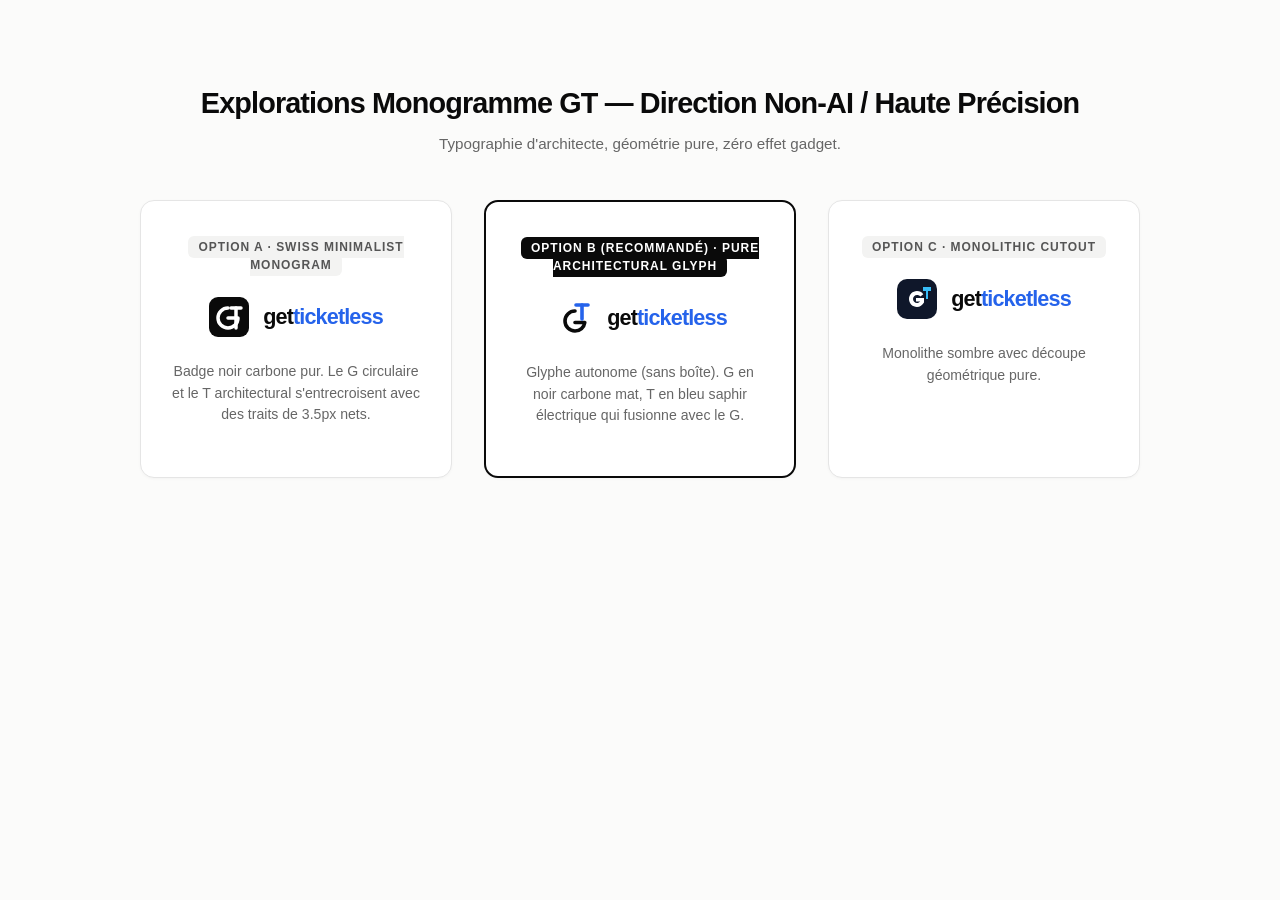
<file: gt-preview.html>
<!DOCTYPE html>
<html lang="en">
<head>
  <meta charset="UTF-8">
  <title>GT Monogram Explorations</title>
  <style>
    body { font-family: -apple-system, BlinkMacSystemFont, "Segoe UI", Roboto, sans-serif; background: #FBFBFA; color: #0A0A0A; padding: 60px 20px; }
    h1 { text-align: center; font-size: 1.8rem; font-weight: 700; letter-spacing: -0.03em; margin-bottom: 8px; }
    p.sub { text-align: center; color: #666; margin-bottom: 48px; font-size: 0.95rem; }
    .grid { display: grid; grid-template-columns: repeat(auto-fit, minmax(280px, 1fr)); gap: 32px; max-width: 1000px; margin: 0 auto; }
    .card { background: #FFFFFF; border: 1px solid #E5E5E5; border-radius: 14px; padding: 36px 28px; text-align: center; box-shadow: 0 1px 3px rgba(0,0,0,0.03); }
    .mark-wrap { display: flex; align-items: center; justify-content: center; gap: 14px; margin: 24px 0; }
    .brand-name { font-size: 1.35rem; font-weight: 700; letter-spacing: -0.04em; color: #0A0A0A; }
    .brand-name span { color: #2563EB; font-weight: 700; }
    .label { font-size: 0.75rem; font-weight: 700; letter-spacing: 0.08em; text-transform: uppercase; color: #555; background: #F3F3F2; padding: 4px 10px; border-radius: 6px; }
    .desc { font-size: 0.88rem; color: #666; line-height: 1.5; margin-top: 14px; }
  </style>
</head>
<body>
  <h1>Explorations Monogramme GT — Direction Non-AI / Haute Précision</h1>
  <p class="sub">Typographie d'architecte, géométrie pure, zéro effet gadget.</p>

  <div class="grid">
    <!-- GT Option A: Bold Geometric Interlock (Like Swiss Branding) -->
    <div class="card">
      <span class="label">Option A · Swiss Minimalist Monogram</span>
      <div class="mark-wrap">
        <svg width="40" height="40" viewBox="0 0 40 40" fill="none">
          <!-- Standalone solid Carbon Glyph -->
          <rect width="40" height="40" rx="9" fill="#0A0A0A"/>
          <!-- G & T Interlocking Geometric Path -->
          <path d="M19 11C13.4772 11 9 15.4772 9 21C9 26.5228 13.4772 31 19 31C24.5228 31 29 26.5228 29 21H19" stroke="#FFFFFF" stroke-width="3.5" stroke-linecap="round" stroke-linejoin="round"/>
          <path d="M22 11H32" stroke="#FFFFFF" stroke-width="3.5" stroke-linecap="round"/>
          <path d="M27 11V31" stroke="#FFFFFF" stroke-width="3.5" stroke-linecap="round"/>
        </svg>
        <span class="brand-name">get<span>ticketless</span></span>
      </div>
      <p class="desc">Badge noir carbone pur. Le G circulaire et le T architectural s'entrecroisent avec des traits de 3.5px nets.</p>
    </div>

    <!-- GT Option B: Continuous Precision Loop (Zero Box, Pure Standalone Glyph) -->
    <div class="card" style="border: 2px solid #0A0A0A;">
      <span class="label" style="background:#0A0A0A; color:#FFF;">Option B (Recommandé) · Pure Architectural Glyph</span>
      <div class="mark-wrap">
        <svg width="40" height="40" viewBox="0 0 40 40" fill="none">
          <!-- G contour -->
          <path d="M22 13C16.48 13 12 17.48 12 23C12 28.52 16.48 33 22 33C27 33 31.1 29.35 31.8 24.5H22" stroke="#0A0A0A" stroke-width="3.6" stroke-linecap="round" stroke-linejoin="round"/>
          <!-- T bar & stem integrating seamlessly -->
          <path d="M23 7H35" stroke="#2563EB" stroke-width="3.6" stroke-linecap="round"/>
          <path d="M29 7V21" stroke="#2563EB" stroke-width="3.6" stroke-linecap="round"/>
        </svg>
        <span class="brand-name">get<span>ticketless</span></span>
      </div>
      <p class="desc">Glyphe autonome (sans boîte). G en noir carbone mat, T en bleu saphir électrique qui fusionne avec le G.</p>
    </div>

    <!-- GT Option C: Monolithic Solid Modernist (Like Linear / Vercel) -->
    <div class="card">
      <span class="label">Option C · Monolithic Cutout</span>
      <div class="mark-wrap">
        <svg width="40" height="40" viewBox="0 0 40 40" fill="none">
          <rect width="40" height="40" rx="10" fill="#0F172A"/>
          <!-- Monolithic G + T inside -->
          <path fill-rule="evenodd" clip-rule="evenodd" d="M12 20C12 15.5817 15.5817 12 20 12C22.6 12 24.9 13.2 26.3 15.2L23.4 17.5C22.6 16.5 21.4 16 20 16C17.7909 16 16 17.7909 16 20C16 22.2091 17.7909 24 20 24C21.3 24 22.4 23.4 23.2 22.5H19V19H27V23.5C25.4 26.2 22.9 28 20 28C15.5817 28 12 24.4183 12 20Z" fill="#FFFFFF"/>
          <!-- Integrated T crossbar & stem at top right -->
          <path d="M26 8H34V12H31V20H29V12H26V8Z" fill="#38BDF8"/>
        </svg>
        <span class="brand-name">get<span>ticketless</span></span>
      </div>
      <p class="desc">Monolithe sombre avec découpe géométrique pure.</p>
    </div>
  </div>
</body>
</html>
</file>
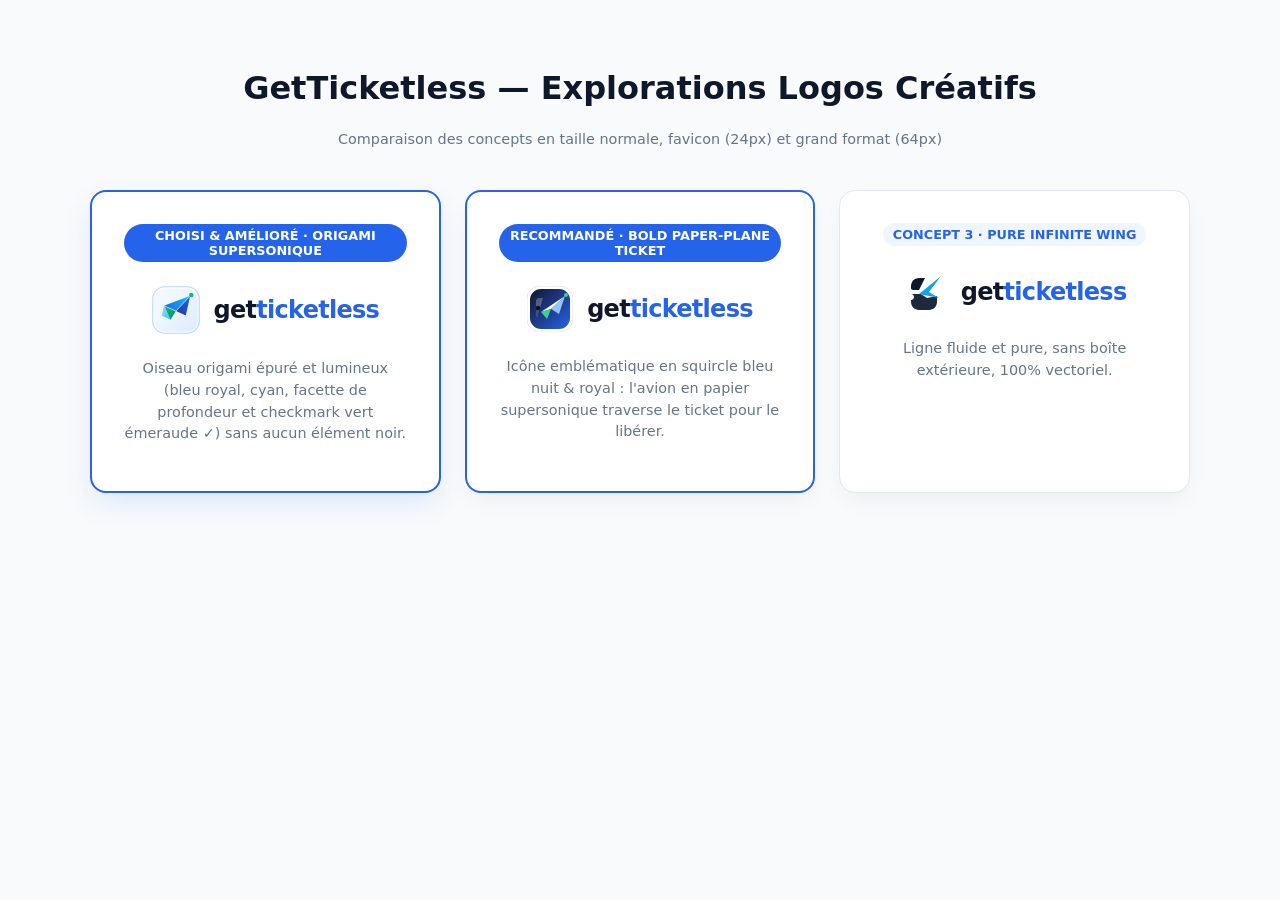
<file: logo-preview.html>
<!DOCTYPE html>
<html lang="en">
<head>
  <meta charset="UTF-8">
  <title>Logo Concept Explorations — GetTicketless</title>
  <style>
    body { font-family: system-ui, sans-serif; background: #F8FAFC; color: #0F172A; padding: 40px; }
    .grid { display: grid; grid-template-columns: repeat(auto-fit, minmax(280px, 1fr)); gap: 24px; max-width: 1100px; margin: 0 auto; }
    .card { background: white; padding: 32px; border-radius: 16px; border: 1px solid #E2E8F0; box-shadow: 0 10px 25px -5px rgba(15,23,42,0.06); text-align: center; }
    .logo-row { display: flex; align-items: center; justify-content: center; gap: 14px; margin: 24px 0; }
    .name { font-size: 1.5rem; font-weight: 800; letter-spacing: -0.03em; color: #0F172A; }
    .name b { color: #2563EB; }
    .tag { font-size: 0.8rem; font-weight: 700; text-transform: uppercase; color: #2563EB; background: #EFF6FF; padding: 4px 10px; border-radius: 999px; display: inline-block; }
    p { font-size: 0.9rem; color: #64748B; line-height: 1.5; }
    .sizes { display: flex; justify-content: center; align-items: center; gap: 20px; margin-top: 16px; background: #F1F5F9; padding: 12px; border-radius: 10px; }
  </style>
</head>
<body>
  <div style="text-align: center; margin-bottom: 40px;">
    <h1>GetTicketless — Explorations Logos Créatifs</h1>
    <p>Comparaison des concepts en taille normale, favicon (24px) et grand format (64px)</p>
  </div>

  <div class="grid">
    <!-- OPTION 1: The Origami Supersonic Wing & Check (Ultra-Modern, Geometric) -->
    <div class="card" style="border: 2px solid #2563EB; box-shadow: 0 12px 30px -5px rgba(37, 99, 235, 0.15);">
      <span class="tag" style="background:#2563EB; color:white;">Choisi & Amélioré · Origami Supersonique</span>
      <div class="logo-row">
        <svg width="48" height="48" viewBox="0 0 44 44" fill="none" class="logo-mark">
          <defs>
            <linearGradient id="gt-c1-bg" x1="0" y1="0" x2="44" y2="44" gradientUnits="userSpaceOnUse">
              <stop offset="0%" stop-color="#F8FAFC"/>
              <stop offset="40%" stop-color="#EFF6FF"/>
              <stop offset="100%" stop-color="#DBEAFE"/>
            </linearGradient>
            <linearGradient id="gt-c1-wing1" x1="11" y1="18" x2="35" y2="9" gradientUnits="userSpaceOnUse">
              <stop offset="0%" stop-color="#2563EB"/>
              <stop offset="65%" stop-color="#0EA5E9"/>
              <stop offset="100%" stop-color="#38BDF8"/>
            </linearGradient>
            <linearGradient id="gt-c1-wing2" x1="22" y1="23" x2="35" y2="9" gradientUnits="userSpaceOnUse">
              <stop offset="0%" stop-color="#1E40AF"/>
              <stop offset="100%" stop-color="#2563EB"/>
            </linearGradient>
            <linearGradient id="gt-c1-emerald" x1="11" y1="18" x2="19" y2="31" gradientUnits="userSpaceOnUse">
              <stop offset="0%" stop-color="#10B981"/>
              <stop offset="100%" stop-color="#059669"/>
            </linearGradient>
            <linearGradient id="gt-c1-tail" x1="9" y1="27" x2="17" y2="31" gradientUnits="userSpaceOnUse">
              <stop offset="0%" stop-color="#7DD3FC"/>
              <stop offset="100%" stop-color="#38BDF8"/>
            </linearGradient>
          </defs>
          <!-- Squircle Base with Double Border -->
          <rect width="44" height="44" rx="12" fill="url(#gt-c1-bg)"/>
          <rect x="0.75" y="0.75" width="42.5" height="42.5" rx="11.25" stroke="#BFDBFE" stroke-width="1.2"/>
          <rect x="1.75" y="1.75" width="40.5" height="40.5" rx="10.25" stroke="rgba(255, 255, 255, 0.7)" stroke-width="1"/>
          <!-- Origami Wings (Pure & Radiant, Zero Black) -->
          <path d="M11 18L35 9L22 23L11 18Z" fill="url(#gt-c1-wing1)"/>
          <path d="M22 23L35 9L31 27L22 23Z" fill="url(#gt-c1-wing2)"/>
          <path d="M11 18L22 23L17 31L11 18Z" fill="url(#gt-c1-emerald)"/>
          <path d="M11 18L17 31L9 27L11 18Z" fill="url(#gt-c1-tail)"/>
          <!-- Fold Crease Reflections -->
          <line x1="11" y1="18" x2="22" y2="23" stroke="rgba(255, 255, 255, 0.6)" stroke-width="0.8"/>
          <line x1="22" y1="23" x2="35" y2="9" stroke="rgba(255, 255, 255, 0.6)" stroke-width="0.8"/>
          <!-- Speed Sparkle -->
          <circle cx="36" cy="8.2" r="2" fill="#10B981"/>
        </svg>
        <span class="name">get<b>ticketless</b></span>
      </div>
      <p>Oiseau origami épuré et lumineux (bleu royal, cyan, facette de profondeur et checkmark vert émeraude ✓) sans aucun élément noir.</p>
    </div>

    <!-- OPTION 2: The Ticket-to-Flight Monogram (Sleek, Iconic, Bold) -->
    <div class="card" style="border: 2px solid #2563EB;">
      <span class="tag" style="background:#2563EB; color:white;">Recommandé · Bold Paper-Plane Ticket</span>
      <div class="logo-row">
        <svg width="46" height="46" viewBox="0 0 46 46" fill="none">
          <!-- Background Squircle with soft glow -->
          <rect width="46" height="46" rx="13" fill="#FFFFFF"/>
          <rect width="46" height="46" rx="13" stroke="#E2E8F0" stroke-width="1"/>
          <rect x="3" y="3" width="40" height="40" rx="11" fill="url(#c2-base)"/>
          
          <!-- Perforated ticket stub on the left -->
          <path d="M9 15C9 13.3431 10.3431 12 12 12H16L13 22H9V15Z" fill="#FFFFFF" fill-opacity="0.25"/>
          <path d="M9 22H13L10 32H12C10.3431 32 9 30.6569 9 29V22Z" fill="#FFFFFF" fill-opacity="0.15"/>
          <circle cx="11" cy="22" r="2.2" fill="#0A0F1D"/>
          
          <!-- Dynamic Supersonic Plane / Wing bursting out -->
          <!-- Main body fuselage/fold -->
          <path d="M14 26L38 10L24 23L14 26Z" fill="#FFFFFF"/>
          <!-- Top wing facet -->
          <path d="M24 23L38 10L32 28L24 23Z" fill="#93C5FD"/>
          <!-- Underbelly emerald checkmark fold -->
          <path d="M14 26L24 23L20 33L14 26Z" fill="#34D399"/>
          <!-- Spark of speed -->
          <circle cx="39" cy="9" r="2" fill="#34D399"/>
          
          <defs>
            <linearGradient id="c2-base" x1="3" y1="3" x2="43" y2="43" gradientUnits="userSpaceOnUse">
              <stop stop-color="#0F172A"/>
              <stop offset="0.5" stop-color="#1E3A8A"/>
              <stop offset="1" stop-color="#2563EB"/>
            </linearGradient>
          </defs>
        </svg>
        <span class="name">get<b>ticketless</b></span>
      </div>
      <p>Icône emblématique en squircle bleu nuit & royal : l'avion en papier supersonique traverse le ticket pour le libérer.</p>
    </div>

    <!-- OPTION 3: Pure Minimalist Monogram GT Flight (Clean luxury) -->
    <div class="card">
      <span class="tag">Concept 3 · Pure Infinite Wing</span>
      <div class="logo-row">
        <svg width="44" height="44" viewBox="0 0 44 44" fill="none">
          <defs>
            <linearGradient id="c3-grad" x1="6" y1="38" x2="38" y2="6">
              <stop stop-color="#2563EB"/>
              <stop offset="0.5" stop-color="#0EA5E9"/>
              <stop offset="1" stop-color="#10B981"/>
            </linearGradient>
          </defs>
          <!-- Stylized Ticket Path transforming into bird -->
          <path d="M8 16C8 11.58 11.58 8 16 8H22L16 20H10C8.9 20 8 19.1 8 18V16Z" fill="#0F172A"/>
          <path d="M8 24C9.66 24 11 25.34 11 27C11 28.66 9.66 30 8 30V32C8 36.42 11.58 40 16 40H26C30.42 40 34 36.42 34 32V26L24 28L18 24H8Z" fill="#1E293B"/>
          <!-- Soaring Check Wing -->
          <path d="M16 24L38 6L26 22L36 28L16 24Z" fill="url(#c3-grad)"/>
        </svg>
        <span class="name">get<b>ticketless</b></span>
      </div>
      <p>Ligne fluide et pure, sans boîte extérieure, 100% vectoriel.</p>
    </div>
  </div>
</body>
</html>
</file>
<file: styles.css>
/* =========================================================
   GetTicketless — Design System
   Aesthetic: Swiss Precision / Linear & Mercury Style
   Zero AI Slop: No rainbow gradients, no neon blurs, pure craft.
   ========================================================= */

:root {
  /* Surfaces */
  --bg: #F8F9FA;
  --bg-subtle: #F1F3F5;
  --surface: #FFFFFF;
  
  /* Borders */
  --border: #E5E7EB;
  --border-strong: #D1D5DB;
  --border-focus: #111827;

  /* Typography / Monochromes */
  --text-primary: #111827;
  --text-secondary: #4B5563;
  --text-muted: #6B7280;
  --text-dim: #9CA3AF;

  /* Accent: Single Confident Signature (Cobalt Navy & Emerald) */
  --accent: #1D4ED8;
  --accent-hover: #1E40AF;
  --accent-subtle: #EFF6FF;
  --success: #059669;
  --success-bg: #ECFDF5;
  --success-border: #A7F3D0;
  --warning: #D97706;
  --warning-bg: #FFFBEB;
  --danger: #DC2626;

  /* Authentic Editorial Shadows */
  --shadow-xs: 0 1px 2px 0 rgba(0, 0, 0, 0.05);
  --shadow-sm: 0 1px 3px 0 rgba(0, 0, 0, 0.06), 0 1px 2px -1px rgba(0, 0, 0, 0.04);
  --shadow-md: 0 4px 12px -2px rgba(0, 0, 0, 0.06), 0 2px 6px -2px rgba(0, 0, 0, 0.03);
  --shadow-lg: 0 12px 24px -4px rgba(0, 0, 0, 0.08), 0 4px 8px -2px rgba(0, 0, 0, 0.03);

  /* Geometry */
  --radius: 14px;
  --radius-sm: 10px;
  --radius-xs: 6px;

  /* Fonts */
  --font: "Inter", -apple-system, BlinkMacSystemFont, "Segoe UI", Roboto, sans-serif;
  --font-display: "Plus Jakarta Sans", "Inter", sans-serif;
  --max: 1200px;
}

/* Language switching */
html[data-lang="fr"] [lang="en"],
html[data-lang="en"] [lang="fr"] { display: none !important; }

*, *::before, *::after { box-sizing: border-box; margin: 0; padding: 0; }
html { scroll-behavior: smooth; scroll-padding-top: 84px; }
body {
  font-family: var(--font);
  background-color: var(--bg);
  color: var(--text-primary);
  line-height: 1.6;
  -webkit-font-smoothing: antialiased;
  overflow-x: hidden;
}
img, svg { display: block; max-width: 100%; }
a { color: inherit; text-decoration: none; }
button { font: inherit; cursor: pointer; border: none; background: none; color: inherit; }
ul { list-style: none; }

/* Clean, subtle architectural grid background (No neon blobs) */
.bg-grid {
  position: fixed; inset: 0; z-index: -1; pointer-events: none;
  background-image:
    linear-gradient(rgba(0, 0, 0, 0.03) 1px, transparent 1px),
    linear-gradient(90deg, rgba(0, 0, 0, 0.03) 1px, transparent 1px);
  background-size: 48px 48px;
  mask-image: radial-gradient(ellipse at 50% 10%, #000 30%, transparent 80%);
}

/* Layout */
.container { width: min(var(--max), 100% - 48px); margin-inline: auto; }
section { padding: 96px 0; position: relative; }
.section-head { max-width: 720px; margin: 0 auto 56px; text-align: center; }

/* Eyebrow badge: Crisp & restrained */
.eyebrow {
  display: inline-flex; align-items: center; gap: 8px;
  font-size: .78rem; font-weight: 700; letter-spacing: .06em; text-transform: uppercase;
  color: var(--text-primary); padding: 5px 13px; border: 1px solid var(--border-strong);
  border-radius: 999px; background: #FFFFFF; margin-bottom: 20px;
  box-shadow: var(--shadow-xs);
}
.eyebrow::before {
  content: ""; width: 6px; height: 6px; border-radius: 50%;
  background: var(--accent);
}

h1, h2, h3, h4 {
  font-family: var(--font-display);
  color: var(--text-primary);
  line-height: 1.15;
  letter-spacing: -.035em;
}
h1 { font-size: clamp(2.6rem, 5.2vw, 4.1rem); font-weight: 800; }
h2 { font-size: clamp(2rem, 3.6vw, 2.9rem); font-weight: 700; margin-bottom: 16px; }
h3 { font-size: 1.25rem; font-weight: 700; color: var(--text-primary); }
.lead { font-size: 1.15rem; color: var(--text-secondary); line-height: 1.65; }

/* High-contrast solid accent (No rainbow gradient) */
.grad-text {
  color: var(--accent);
}

/* Buttons: Tactile, modern, solid */
.btn {
  display: inline-flex; align-items: center; justify-content: center; gap: 10px;
  padding: 13px 26px; border-radius: var(--radius-sm); font-weight: 600; font-size: 0.95rem;
  transition: all .2s cubic-bezier(0.16, 1, 0.3, 1);
  white-space: nowrap;
}
.btn-primary {
  background: #111827;
  color: #FFFFFF;
  box-shadow: var(--shadow-sm);
  border: 1px solid #111827;
}
.btn-primary:hover {
  background: #1F2937;
  transform: translateY(-1px);
  box-shadow: var(--shadow-md);
}
.btn-ghost {
  border: 1px solid var(--border-strong);
  background: #FFFFFF;
  color: var(--text-primary);
  box-shadow: var(--shadow-xs);
}
.btn-ghost:hover {
  border-color: #9CA3AF;
  background: #F9FAFB;
  transform: translateY(-1px);
}
.btn svg { width: 17px; height: 17px; transition: transform .2s ease; }
.btn:hover svg { transform: translateX(3px); }

/* Editorial Card */
.card {
  background: var(--surface);
  border: 1px solid var(--border);
  border-radius: var(--radius);
  box-shadow: var(--shadow-xs);
  transition: border-color .2s ease, box-shadow .2s ease, transform .2s ease;
  position: relative;
}
.card:hover {
  border-color: var(--border-strong);
  box-shadow: var(--shadow-md);
  transform: translateY(-3px);
}

/* ================= NAV ================= */
.nav {
  position: fixed; top: 0; left: 0; right: 0; z-index: 100;
  transition: background .2s, border-color .2s, box-shadow .2s;
  border-bottom: 1px solid transparent;
  background: rgba(248, 249, 250, 0.85);
  backdrop-filter: blur(12px);
  -webkit-backdrop-filter: blur(12px);
}
.nav.scrolled {
  background: rgba(255, 255, 255, 0.95);
  border-color: var(--border);
  box-shadow: var(--shadow-xs);
}
.nav-inner { display: flex; align-items: center; justify-content: space-between; height: 74px; gap: 24px; }
.logo {
  display: flex; align-items: center; gap: 12px; font-family: var(--font-display);
  font-size: 1.35rem; letter-spacing: -0.04em; color: var(--text-primary);
  font-weight: 700;
}
.logo-mark { width: 38px; height: 38px; flex-shrink: 0; }
.logo-text { display: inline-flex; align-items: baseline; }
.logo-text .get { font-weight: 500; color: #4B5563; }
.logo-text b { font-weight: 800; color: #111827; }
.logo-dot {
  display: inline-block; width: 6px; height: 6px; border-radius: 50%;
  background: var(--accent); margin-left: 3px;
}
.nav-links { display: flex; gap: 28px; font-size: .92rem; font-weight: 500; color: var(--text-secondary); }
.nav-links a { position: relative; transition: color .15s; }
.nav-links a:hover { color: var(--text-primary); }
.nav-actions { display: flex; align-items: center; gap: 12px; }
.lang-toggle {
  display: flex; border: 1px solid var(--border); border-radius: var(--radius-xs); padding: 2px; font-size: .75rem; font-weight: 700;
  background: #FFFFFF;
}
.lang-toggle button { padding: 5px 10px; border-radius: 4px; color: var(--text-muted); transition: all .15s; }
.lang-toggle button.active { background: #111827; color: #FFFFFF; }
.nav .btn { padding: 9px 18px; font-size: .88rem; }
.burger { display: none; width: 38px; height: 38px; border-radius: 8px; border: 1px solid var(--border); background: #FFFFFF; }
.burger span { display: block; width: 18px; height: 2px; background: #111827; margin: 4px auto; transition: .3s; }

/* ================= HERO ================= */
.hero { padding: 130px 0 80px; }
.hero-grid { display: grid; grid-template-columns: 1.05fr .95fr; gap: 56px; align-items: start; }
.hero h1 { margin-bottom: 20px; }
.hero .lead { max-width: 540px; margin-bottom: 32px; font-size: 1.15rem; }
.hero-ctas { display: flex; gap: 12px; flex-wrap: wrap; margin-bottom: 40px; }
.hero-proof {
  display: flex; gap: 32px; flex-wrap: wrap;
  padding-top: 24px; border-top: 1px solid var(--border);
}
.hero-proof div strong { display: block; font-family: var(--font-display); font-size: 1.8rem; font-weight: 800; color: #111827; }
.hero-proof div span { font-size: .85rem; color: var(--text-muted); font-weight: 500; }

/* Dashboard Cockpit (Real Operations Look, Clean & Modern) */
.dash-wrapper {
  position: relative;
  width: 100%;
  margin-top: 48px;
}
.dash {
  padding: 0;
  border-radius: 16px;
  background: #FFFFFF;
  border: 1px solid var(--border);
  box-shadow: 0 20px 40px -15px rgba(0, 0, 0, 0.07), 0 1px 3px rgba(0, 0, 0, 0.04);
  position: relative;
  overflow: hidden;
}

/* Chrome Top Bar */
.dash-chrome {
  display: flex;
  align-items: center;
  justify-content: space-between;
  padding: 12px 18px;
  background: #FAFAFB;
  border-bottom: 1px solid var(--border);
}
.dash-dots {
  display: flex;
  gap: 7px;
  align-items: center;
}
.dash-dots span {
  width: 10px;
  height: 10px;
  border-radius: 50%;
  display: inline-block;
}
.dash-dots .d-red { background: #FF5F56; border: 1px solid #E0443E; }
.dash-dots .d-yellow { background: #FFBD2E; border: 1px solid #DEA123; }
.dash-dots .d-green { background: #27C93F; border: 1px solid #1AAB29; }

.dash-title-pill {
  display: flex;
  align-items: center;
  gap: 6px;
  font-size: .75rem;
  font-family: var(--font-body);
  font-weight: 600;
  color: #4B5563;
  background: #FFFFFF;
  padding: 4px 12px;
  border-radius: 999px;
  border: 1px solid var(--border);
  box-shadow: 0 1px 2px rgba(0,0,0,0.02);
}
.dash-title-pill svg { color: var(--text-muted); }

.dash-live-badge {
  font-size: .74rem;
  color: var(--success);
  display: flex;
  align-items: center;
  gap: 6px;
  font-weight: 700;
  background: var(--success-bg);
  padding: 4px 10px;
  border-radius: 999px;
  border: 1px solid var(--success-border);
}
.live-dot {
  width: 7px;
  height: 7px;
  border-radius: 50%;
  background: var(--success);
  position: relative;
}
.live-dot::after {
  content: "";
  position: absolute;
  inset: -3px;
  border-radius: 50%;
  background: var(--success);
  opacity: .35;
  animation: pulseDot 2s infinite;
}
@keyframes pulseDot {
  0% { transform: scale(1); opacity: .4; }
  50% { transform: scale(1.8); opacity: 0; }
  100% { transform: scale(1); opacity: 0; }
}

/* Sub-toolbar (Filter Tabs + Lang Pill) */
.dash-toolbar {
  display: flex;
  align-items: center;
  justify-content: space-between;
  padding: 10px 18px;
  background: #FFFFFF;
  border-bottom: 1px solid var(--border);
  gap: 12px;
  flex-wrap: wrap;
}
.dash-tabs {
  display: flex;
  align-items: center;
  gap: 6px;
}
.dash-tab {
  display: inline-flex;
  align-items: center;
  gap: 6px;
  padding: 4px 10px;
  border-radius: 6px;
  font-size: .76rem;
  font-weight: 600;
  color: var(--text-muted);
  cursor: default;
  transition: all .15s;
}
.dash-tab.active {
  background: #F3F4F6;
  color: #111827;
  font-weight: 700;
}
.dash-tab .tab-count {
  font-size: .68rem;
  padding: 1px 6px;
  border-radius: 999px;
  background: #E5E7EB;
  color: #374151;
  font-weight: 700;
}
.dash-tab.active .tab-count {
  background: #111827;
  color: #FFFFFF;
}

.dash-lang-pill {
  display: inline-flex;
  align-items: center;
  gap: 6px;
  font-size: .72rem;
  font-weight: 700;
  letter-spacing: .04em;
  color: #1E40AF;
  background: #EFF6FF;
  padding: 3px 9px;
  border-radius: 999px;
  border: 1px solid #BFDBFE;
}
.dash-lang-pill svg { color: #2563EB; }

/* KPIs Grid (4 columns) */
.dash .kpis {
  display: grid;
  grid-template-columns: repeat(4, 1fr);
  gap: 10px;
  padding: 14px 18px 12px;
  margin: 0;
  background: #FAFAFB;
  border-bottom: 1px solid var(--border);
}
.dash .kpi {
  padding: 10px 12px;
  border-radius: 8px;
  background: #FFFFFF;
  border: 1px solid var(--border);
  display: flex;
  flex-direction: column;
}
.kpi-head {
  display: flex;
  align-items: center;
  justify-content: space-between;
  margin-bottom: 4px;
}
.kpi-head span:first-child {
  font-size: .68rem;
  color: var(--text-muted);
  font-weight: 700;
  text-transform: uppercase;
  letter-spacing: .04em;
}
.kpi-trend {
  font-size: .68rem;
  font-weight: 700;
  padding: 1px 5px;
  border-radius: 4px;
}
.kpi-trend.up {
  color: var(--success);
  background: var(--success-bg);
}
.kpi-trend.pulse {
  color: #2563EB;
  background: #EFF6FF;
}
.dash .kpi strong {
  font-family: var(--font-display);
  font-size: 1.22rem;
  font-weight: 800;
  color: #111827;
  line-height: 1.15;
  margin-bottom: 2px;
}
.dash .kpi small {
  font-size: .68rem;
  color: var(--text-muted);
  font-weight: 500;
}

/* Queue Header */
.dash-queue-header {
  display: flex;
  align-items: center;
  justify-content: space-between;
  padding: 12px 18px 8px;
}
.queue-title {
  display: flex;
  align-items: center;
  gap: 8px;
}
.queue-title strong {
  font-size: .8rem;
  font-weight: 700;
  color: #111827;
}
.pulse-ring {
  width: 8px;
  height: 8px;
  border-radius: 50%;
  background: #10B981;
  box-shadow: 0 0 0 3px rgba(16, 185, 129, 0.2);
}
.queue-sync {
  display: flex;
  align-items: center;
  gap: 5px;
  font-size: .72rem;
  color: var(--text-muted);
  font-weight: 600;
}
.sync-dot {
  width: 5px;
  height: 5px;
  border-radius: 50%;
  background: #059669;
}

/* Tickets Feed */
.dash .tickets {
  display: flex;
  flex-direction: column;
  gap: 8px;
  padding: 0 18px 12px;
  height: 250px;
  overflow: hidden;
  position: relative;
}
.dash .tickets::after {
  content: "";
  position: absolute;
  left: 0; right: 0; bottom: 0;
  height: 48px;
  background: linear-gradient(transparent, #FFFFFF);
  pointer-events: none;
}
.dash .ticket {
  display: flex;
  align-items: center;
  gap: 12px;
  padding: 10px 14px;
  border-radius: 10px;
  background: #FFFFFF;
  border: 1px solid var(--border);
  box-shadow: 0 1px 2px rgba(0, 0, 0, 0.03);
  animation: slideIn .4s cubic-bezier(0.16, 1, 0.3, 1) both;
}
.dash .avatar {
  width: 34px;
  height: 34px;
  border-radius: 50%;
  display: grid;
  place-items: center;
  font-size: .74rem;
  font-weight: 700;
  color: #FFFFFF;
  flex-shrink: 0;
  letter-spacing: .02em;
}
.dash .ticket-body {
  flex: 1;
  min-width: 0;
}
.dash .ticket-meta {
  display: flex;
  align-items: center;
  gap: 6px;
  font-size: .74rem;
  line-height: 1;
  margin-bottom: 3px;
}
.dash .ticket-name {
  font-weight: 700;
  color: #111827;
}
.dash .ticket-dot {
  color: #D1D5DB;
  font-size: .7rem;
}
.dash .ticket-channel {
  font-size: .66rem;
  font-weight: 700;
  padding: 1px 6px;
  border-radius: 4px;
  background: #F3F4F6;
  color: #374151;
  border: 1px solid var(--border);
}
.dash .ticket-channel.gorgias { background: #FEF3C7; color: #92400E; border-color: #FDE68A; }
.dash .ticket-channel.zendesk { background: #EFF6FF; color: #1E40AF; border-color: #BFDBFE; }
.dash .ticket-channel.shopify { background: #ECFDF5; color: #065F46; border-color: #A7F3D0; }
.dash .ticket-channel.intercom { background: #EEF2FF; color: #3730A3; border-color: #C7D2FE; }
.dash .ticket-channel.crisp { background: #FFF1F2; color: #9F1239; border-color: #FECDD3; }

.dash .ticket-time {
  color: var(--text-muted);
  font-size: .68rem;
  font-weight: 500;
}
.dash .ticket-msg {
  font-size: .8rem;
  color: #4B5563;
  white-space: nowrap;
  overflow: hidden;
  text-overflow: ellipsis;
  margin-bottom: 2px;
}
.dash .ticket-agent {
  display: flex;
  align-items: center;
  gap: 4px;
  font-size: .68rem;
  color: var(--text-muted);
}
.dash .ticket-agent strong {
  color: #111827;
  font-weight: 600;
}
.dash .ticket-agent svg {
  color: var(--text-muted);
}

.dash .tag {
  font-size: .7rem;
  font-weight: 700;
  padding: 4px 10px;
  border-radius: 999px;
  white-space: nowrap;
  flex-shrink: 0;
}
.dash .tag.solved { background: #ECFDF5; color: #047857; border: 1px solid #A7F3D0; }
.dash .tag.prog { background: #FFFBEB; color: #B45309; border: 1px solid #FDE68A; }
.dash .tag.new { background: #EFF6FF; color: #1D4ED8; border: 1px solid #BFDBFE; }

/* Dashboard Footer Ribbon */
.dash-footer-ribbon {
  display: flex;
  align-items: center;
  justify-content: center;
  gap: 16px;
  padding: 10px 18px;
  background: #FAFAFB;
  border-top: 1px solid var(--border);
  font-size: .74rem;
  color: #4B5563;
  font-weight: 600;
}
.ribbon-item {
  display: flex;
  align-items: center;
  gap: 6px;
}
.ribbon-item svg {
  color: #059669;
}
.ribbon-divider {
  width: 1px;
  height: 12px;
  background: #D1D5DB;
}

@media (max-width: 900px) {
  .dash-wrapper { margin-top: 0; }
  .dash .kpis { grid-template-columns: repeat(2, 1fr); }
  .dash-tabs .dash-tab:nth-child(3) { display: none; }
  .dash-footer-ribbon { flex-direction: column; gap: 6px; text-align: center; }
  .ribbon-divider { display: none; }
}

/* ================= MARQUEE ================= */
.marquee-wrap { padding: 36px 0; border-block: 1px solid var(--border); background: #FFFFFF; }
.marquee-label { text-align: center; font-size: .8rem; font-weight: 600; color: var(--text-muted); margin-bottom: 20px; letter-spacing: .06em; text-transform: uppercase; }
.marquee { overflow: hidden; mask-image: linear-gradient(90deg, transparent, #000 12%, #000 88%, transparent); }
.marquee-track { display: flex; gap: 64px; width: max-content; animation: scrollTrack 36s linear infinite; }
.marquee-track span {
  font-family: var(--font-display); font-size: 1.25rem; font-weight: 700;
  color: #9CA3AF; white-space: nowrap; transition: color .15s ease;
}
.marquee-track span:hover { color: #111827; }
@keyframes scrollTrack { to { transform: translateX(-50%); } }

/* ================= PROBLEM ================= */
.problem-grid { display: grid; grid-template-columns: repeat(3, 1fr); gap: 20px; }
.problem-card { padding: 32px 28px; background: #FFFFFF; }
.problem-card .num { font-family: var(--font-display); font-size: 2.6rem; font-weight: 800; margin-bottom: 8px; color: #111827; }
.problem-card h3 { margin-bottom: 8px; font-size: 1.18rem; }
.problem-card p { color: var(--text-secondary); font-size: .94rem; line-height: 1.6; }

/* ================= SERVICES ================= */
.services-grid { display: grid; grid-template-columns: repeat(auto-fill, minmax(260px, 1fr)); gap: 18px; }
.service { padding: 28px 24px; background: #FFFFFF; }
.icon {
  width: 44px; height: 44px; border-radius: var(--radius-xs); display: grid; place-items: center; margin-bottom: 18px;
  background: #F3F4F6; border: 1px solid var(--border);
}
.icon svg { width: 22px; height: 22px; stroke: #111827; }
.service h3 { margin-bottom: 8px; font-size: 1.12rem; }
.service p { color: var(--text-secondary); font-size: .9rem; line-height: 1.55; }

/* ================= PROCESS ================= */
.process { display: grid; grid-template-columns: repeat(5, 1fr); gap: 16px; position: relative; }
.process::before {
  content: ""; position: absolute; top: 32px; left: 8%; right: 8%; height: 1px;
  background: var(--border-strong);
}
.step { text-align: center; padding: 0 6px; position: relative; }
.step-dot {
  width: 64px; height: 64px; margin: 0 auto 20px; border-radius: 50%; display: grid; place-items: center;
  font-family: var(--font-display); font-weight: 800; font-size: 1.25rem;
  background: #FFFFFF; border: 1px solid var(--border-strong); box-shadow: var(--shadow-xs); position: relative;
  transition: transform .2s, border-color .2s;
  color: #111827;
}
.step:hover .step-dot { transform: translateY(-2px); border-color: #111827; }
.step-dot span { color: #111827; }
.step h3 { font-size: 1.08rem; margin-bottom: 6px; }
.step p { color: var(--text-secondary); font-size: .88rem; line-height: 1.5; }
.step .when {
  display: inline-block; margin-top: 10px; font-size: .72rem; color: var(--accent);
  font-weight: 700; letter-spacing: .08em; background: var(--accent-subtle); padding: 2px 8px; border-radius: 4px;
}

/* ================= WHY ALGERIA ================= */
.why-grid { display: grid; grid-template-columns: 1fr 1fr; gap: 56px; align-items: center; }
.why-list { display: grid; gap: 14px; margin-top: 32px; }
.why-item { display: flex; gap: 16px; padding: 20px; background: #FFFFFF; }
.why-item .icon { margin: 0; flex-shrink: 0; }
.why-item h3 { font-size: 1.08rem; margin-bottom: 4px; }
.why-item p { color: var(--text-secondary); font-size: .9rem; }

.tz-card { padding: 32px; background: #FFFFFF; }
.tz-card h3 { margin-bottom: 4px; font-size: 1.25rem; }
.tz-card > p { color: var(--text-secondary); font-size: .88rem; margin-bottom: 24px; }
.tz-row { display: grid; grid-template-columns: 100px 1fr 65px; align-items: center; gap: 14px; margin-bottom: 16px; font-size: .88rem; }
.tz-row .city { color: #111827; font-weight: 600; }
.tz-row .time { font-family: var(--font-display); font-weight: 700; text-align: right; color: var(--accent); }
.tz-bar { height: 8px; border-radius: 999px; background: #E5E7EB; position: relative; overflow: hidden; }
.tz-bar i { position: absolute; top: 0; bottom: 0; border-radius: 999px; background: #111827; }
.tz-note {
  margin-top: 22px; padding: 14px 18px; border-radius: var(--radius-sm);
  background: var(--success-bg); border: 1px solid var(--success-border); font-size: .86rem; color: #065F46;
}
.tz-note b { color: #047857; }

/* ================= PRICING ================= */
.pricing-grid { display: grid; grid-template-columns: repeat(3, 1fr); gap: 20px; align-items: stretch; }
.plan { padding: 36px 30px; display: flex; flex-direction: column; background: #FFFFFF; }
.plan.featured {
  border-color: #111827;
  box-shadow: var(--shadow-lg);
  position: relative;
}
.plan .badge {
  position: absolute; top: -13px; left: 50%; transform: translateX(-50%);
  background: #111827; color: #FFFFFF; font-size: .72rem; font-weight: 700;
  padding: 5px 14px; border-radius: 999px; letter-spacing: .06em; text-transform: uppercase;
}
.plan h3 { font-size: 1.35rem; margin-bottom: 6px; }
.plan .desc { color: var(--text-secondary); font-size: .9rem; min-height: 44px; margin-bottom: 20px; line-height: 1.5; }
.price { display: flex; align-items: baseline; gap: 6px; margin-bottom: 2px; }
.price strong { font-family: var(--font-display); font-size: 2.9rem; font-weight: 800; color: #111827; }
.price span { color: var(--text-muted); font-size: .9rem; font-weight: 500; }
.price-note { font-size: .82rem; color: var(--text-muted); margin-bottom: 24px; }
.plan ul { display: grid; gap: 12px; margin-bottom: 30px; flex: 1; }
.plan li { display: flex; gap: 10px; font-size: .92rem; color: var(--text-secondary); }
.plan li svg { width: 18px; height: 18px; flex-shrink: 0; stroke: var(--success); margin-top: 2px; }
.plan .btn { width: 100%; }

/* Savings Calculator: Clean Tabular Precision */
.calc {
  margin-top: 44px; padding: 36px; display: grid; grid-template-columns: 1.2fr 1fr;
  gap: 40px; align-items: center; background: #FFFFFF;
}
.calc h3 { font-size: 1.45rem; margin-bottom: 8px; }
.calc > div > p { color: var(--text-secondary); margin-bottom: 24px; font-size: .95rem; }
.field { margin-bottom: 20px; }
.field label { display: flex; justify-content: space-between; font-size: .88rem; color: var(--text-secondary); margin-bottom: 10px; font-weight: 600; }
.field label b { color: #111827; font-family: var(--font-display); font-size: 1.1rem; }

input[type="range"] {
  -webkit-appearance: none; appearance: none; width: 100%; height: 6px; border-radius: 999px;
  background: #E5E7EB; outline: none;
}
input[type="range"]::-webkit-slider-thumb {
  -webkit-appearance: none; width: 20px; height: 20px; border-radius: 50%;
  background: #111827; cursor: pointer; border: 2px solid #FFFFFF; box-shadow: var(--shadow-sm);
}
input[type="range"]::-moz-range-thumb {
  width: 20px; height: 20px; border: 2px solid #FFFFFF; border-radius: 50%;
  background: #111827; cursor: pointer;
}

.seg { display: flex; gap: 8px; flex-wrap: wrap; }
.seg button {
  padding: 8px 14px; border-radius: var(--radius-xs); border: 1px solid var(--border);
  font-size: .85rem; font-weight: 600; color: var(--text-secondary); background: #FFFFFF;
  transition: all .15s;
}
.seg button:hover { border-color: #9CA3AF; color: #111827; }
.seg button.active {
  border-color: #111827; color: #FFFFFF; background: #111827;
}

.calc-result {
  padding: 28px; border-radius: var(--radius-sm); background: #F9FAFB;
  border: 1px solid var(--border);
}
.calc-result .row {
  display: flex; justify-content: space-between; font-size: .9rem; color: var(--text-secondary);
  padding: 10px 0; border-bottom: 1px dashed var(--border);
}
.calc-result .row b { color: #111827; font-weight: 700; }
.calc-result .total { display: flex; justify-content: space-between; align-items: baseline; margin-top: 18px; }
.calc-result .total span { font-weight: 600; color: #111827; }
.calc-result .total strong { font-family: var(--font-display); font-size: 2.1rem; font-weight: 800; color: var(--success); }
.calc-result .saving { margin-top: 10px; font-size: .88rem; color: var(--success); font-weight: 600; }

/* ================= COMPARISON TABLE ================= */
.table-wrap {
  overflow-x: auto; border-radius: var(--radius); border: 1px solid var(--border);
  background: #FFFFFF; box-shadow: var(--shadow-xs);
}
table { width: 100%; border-collapse: collapse; min-width: 760px; }
th, td { padding: 18px 20px; text-align: center; font-size: .92rem; border-bottom: 1px solid var(--border); }
th { font-family: var(--font-display); font-weight: 700; color: var(--text-muted); font-size: .85rem; text-transform: uppercase; letter-spacing: .04em; }
td:first-child, th:first-child { text-align: left; color: #111827; font-weight: 600; }
tr:last-child td { border-bottom: none; }
.col-us { background: #F8FAFC; }
th.col-us { color: #111827; font-weight: 800; }
.yes { color: var(--success); font-weight: 800; font-size: 1.1rem; }
.no { color: var(--danger); font-weight: 700; opacity: 0.8; }
.mid { color: var(--warning); font-weight: 700; }

/* ================= QUALITY ================= */
.quality-grid { display: grid; grid-template-columns: repeat(4, 1fr); gap: 18px; margin-bottom: 36px; }
.metric { padding: 28px 20px; text-align: center; background: #FFFFFF; }
.metric strong { display: block; font-family: var(--font-display); font-size: 2.5rem; font-weight: 800; margin-bottom: 4px; color: #111827; }
.metric span { color: var(--text-secondary); font-size: .88rem; font-weight: 600; }

.qa-wrap { display: grid; grid-template-columns: 1fr 1fr; gap: 20px; }
.qa-card { padding: 32px; background: #FFFFFF; }
.qa-card h3 { margin-bottom: 20px; font-size: 1.25rem; }
.score-row { margin-bottom: 16px; }
.score-row div { display: flex; justify-content: space-between; font-size: .88rem; color: var(--text-secondary); margin-bottom: 6px; font-weight: 500; }
.score-row div b { color: #111827; font-weight: 700; }
.bar { height: 8px; border-radius: 999px; background: #E5E7EB; overflow: hidden; }
.bar i { display: block; height: 100%; width: 0; border-radius: 999px; background: #111827; transition: width 1.2s ease; }

.sla-list { display: grid; gap: 12px; }
.sla-list li {
  display: flex; justify-content: space-between; align-items: center; padding: 14px 18px;
  border-radius: var(--radius-xs); background: #F9FAFB; border: 1px solid var(--border); font-size: .9rem;
}
.sla-list li span { color: var(--text-secondary); font-weight: 500; }
.sla-list li b { font-family: var(--font-display); color: #111827; font-weight: 700; }

/* ================= STACK ================= */
.stack-grid { display: grid; grid-template-columns: repeat(6, 1fr); gap: 14px; }
.tool { padding: 18px 12px; text-align: center; font-weight: 700; font-size: .92rem; background: #FFFFFF; color: #111827; }
.tool small { display: block; font-weight: 500; color: var(--text-muted); font-size: .75rem; margin-top: 4px; }

/* ================= SECURITY ================= */
.security-grid { display: grid; grid-template-columns: repeat(4, 1fr); gap: 18px; }
.sec { padding: 28px 22px; background: #FFFFFF; }
.sec h3 { font-size: 1.1rem; margin-bottom: 8px; }
.sec p { color: var(--text-secondary); font-size: .88rem; line-height: 1.6; }

/* ================= CAREERS ================= */
.careers {
  padding: 48px; display: grid; grid-template-columns: 1.3fr 1fr; gap: 40px;
  align-items: center; background: #FFFFFF; border: 1px solid var(--border);
}
.careers p { color: var(--text-secondary); margin-bottom: 24px; font-size: 1rem; }
.perks { display: grid; grid-template-columns: 1fr 1fr; gap: 12px; }
.perks li {
  padding: 14px 16px; border-radius: var(--radius-xs); background: #F9FAFB;
  border: 1px solid var(--border); font-size: .88rem; font-weight: 600; color: #111827;
  display: flex; gap: 10px; align-items: center;
}

/* ================= FAQ ================= */
.faq { max-width: 800px; margin: 0 auto; display: grid; gap: 12px; }
.faq-item {
  border-radius: var(--radius-xs); border: 1px solid var(--border);
  background: #FFFFFF; overflow: hidden; transition: border-color .15s;
}
.faq-item:hover { border-color: #9CA3AF; }
.faq-item.open { border-color: #111827; }
.faq-q {
  width: 100%; display: flex; justify-content: space-between; align-items: center; gap: 16px;
  padding: 20px 22px; text-align: left; font-weight: 700; font-size: 1rem; color: #111827;
}
.faq-q i {
  width: 26px; height: 26px; border-radius: 50%; border: 1px solid var(--border);
  display: grid; place-items: center; flex-shrink: 0; transition: transform .2s ease;
  font-style: normal; font-weight: 700; color: var(--text-muted);
}
.faq-item.open .faq-q i { transform: rotate(45deg); background: #111827; color: #FFFFFF; border-color: #111827; }
.faq-a { max-height: 0; overflow: hidden; transition: max-height .3s ease; }
.faq-a p { padding: 0 22px 20px; color: var(--text-secondary); font-size: .94rem; line-height: 1.6; }

/* ================= CONTACT ================= */
.contact {
  display: grid; grid-template-columns: 1fr 1.15fr; gap: 48px; padding: 52px;
  background: #FFFFFF; border: 1px solid var(--border);
}
.contact h2 { margin-bottom: 16px; }
.contact > div > p { color: var(--text-secondary); margin-bottom: 26px; font-size: 1rem; }
.contact-points { display: grid; gap: 14px; }
.contact-points li { display: flex; gap: 12px; align-items: center; color: #111827; font-weight: 500; font-size: .95rem; }
.contact-points li svg { width: 18px; height: 18px; stroke: #111827; flex-shrink: 0; }

form { display: grid; gap: 16px; position: relative; }
.form-row { display: grid; grid-template-columns: 1fr 1fr; gap: 16px; }
.input { display: grid; gap: 6px; }
.input label { font-size: .84rem; color: #111827; font-weight: 600; }
.input input, .input select, .input textarea {
  width: 100%; padding: 12px 14px; border-radius: var(--radius-xs); font: inherit; font-size: .92rem; color: #111827;
  background: #FFFFFF; border: 1px solid var(--border-strong); outline: none; transition: border-color .15s;
}
.input input:focus, .input select:focus, .input textarea:focus {
  border-color: #111827;
}
.input textarea { resize: vertical; min-height: 110px; }
.form-msg { font-size: .9rem; min-height: 1.2em; font-weight: 600; }

/* ================= FOOTER ================= */
footer { padding: 64px 0 36px; border-top: 1px solid var(--border); background: #FFFFFF; margin-top: 60px; }
.foot-grid { display: grid; grid-template-columns: 1.7fr repeat(3, 1fr); gap: 40px; margin-bottom: 48px; }
.foot-grid p { color: var(--text-secondary); font-size: .9rem; margin-top: 16px; max-width: 300px; line-height: 1.6; }
.foot-grid h4 { font-size: .9rem; font-weight: 700; color: #111827; margin-bottom: 14px; text-transform: uppercase; letter-spacing: .04em; }
.foot-grid ul { display: grid; gap: 10px; }
.foot-grid a { color: var(--text-secondary); font-size: .9rem; transition: color .15s; }
.foot-grid a:hover { color: #111827; }
.foot-bottom {
  display: flex; justify-content: space-between; flex-wrap: wrap; gap: 12px;
  color: var(--text-muted); font-size: .84rem; padding-top: 24px; border-top: 1px solid var(--border);
}

/* ================= REVEAL ================= */
.reveal { opacity: 0; transform: translateY(20px); transition: opacity .6s ease, transform .6s cubic-bezier(0.16, 1, 0.3, 1); }
.reveal.in { opacity: 1; transform: none; }
.reveal[data-delay="1"] { transition-delay: .06s; }
.reveal[data-delay="2"] { transition-delay: .12s; }
.reveal[data-delay="3"] { transition-delay: .18s; }
.reveal[data-delay="4"] { transition-delay: .24s; }

/* ================= RESPONSIVE ================= */
@media (max-width: 1080px) {
  .hero-grid, .why-grid, .calc, .contact, .careers { grid-template-columns: 1fr; }
  .process { grid-template-columns: repeat(2, 1fr); row-gap: 36px; }
  .process::before { display: none; }
  .quality-grid, .security-grid { grid-template-columns: repeat(2, 1fr); }
  .stack-grid { grid-template-columns: repeat(3, 1fr); }
  .pricing-grid { grid-template-columns: 1fr; max-width: 460px; margin-inline: auto; }
  .foot-grid { grid-template-columns: 1fr 1fr; }
  .fb-1 { left: 10px; } .fb-2 { right: 10px; }
}
@media (max-width: 860px) {
  .nav-links {
    position: fixed; top: 74px; left: 0; right: 0; flex-direction: column; gap: 0;
    background: #FFFFFF; border-bottom: 1px solid var(--border); padding: 12px 24px 24px;
    transform: translateY(-130%); transition: transform .3s ease; box-shadow: var(--shadow-sm);
  }
  .nav-links.open { transform: none; }
  .nav-links a { padding: 12px 0; border-bottom: 1px solid var(--border); }
  .burger { display: block; }
  .nav-actions .btn { display: none; }
  .problem-grid { grid-template-columns: 1fr; }
  section { padding: 72px 0; }
}
@media (max-width: 600px) {
  .process, .quality-grid, .security-grid, .qa-wrap, .form-row, .perks { grid-template-columns: 1fr; }
  .stack-grid { grid-template-columns: repeat(2, 1fr); }
  .kpis { grid-template-columns: repeat(3, 1fr); gap: 6px; }
  .kpi strong { font-size: 1.1rem; }
  .contact, .careers, .calc { padding: 24px 18px; }
  .float-badge { display: none; }
  .foot-grid { grid-template-columns: 1fr; }
}
@media (prefers-reduced-motion: reduce) {
  *, *::before, *::after { animation: none !important; transition: none !important; }
  .reveal { opacity: 1; transform: none; }
}
</file>
<file: ticketless/styles.css>
/* =========================================================
   GetTicketless — Design System
   Aesthetic: Swiss Precision / Linear & Mercury Style
   Zero AI Slop: No rainbow gradients, no neon blurs, pure craft.
   ========================================================= */

:root {
  /* Surfaces */
  --bg: #F8F9FA;
  --bg-subtle: #F1F3F5;
  --surface: #FFFFFF;
  
  /* Borders */
  --border: #E5E7EB;
  --border-strong: #D1D5DB;
  --border-focus: #111827;

  /* Typography / Monochromes */
  --text-primary: #111827;
  --text-secondary: #4B5563;
  --text-muted: #6B7280;
  --text-dim: #9CA3AF;

  /* Accent: Single Confident Signature (Cobalt Navy & Emerald) */
  --accent: #1D4ED8;
  --accent-hover: #1E40AF;
  --accent-subtle: #EFF6FF;
  --success: #059669;
  --success-bg: #ECFDF5;
  --success-border: #A7F3D0;
  --warning: #D97706;
  --warning-bg: #FFFBEB;
  --danger: #DC2626;

  /* Authentic Editorial Shadows */
  --shadow-xs: 0 1px 2px 0 rgba(0, 0, 0, 0.05);
  --shadow-sm: 0 1px 3px 0 rgba(0, 0, 0, 0.06), 0 1px 2px -1px rgba(0, 0, 0, 0.04);
  --shadow-md: 0 4px 12px -2px rgba(0, 0, 0, 0.06), 0 2px 6px -2px rgba(0, 0, 0, 0.03);
  --shadow-lg: 0 12px 24px -4px rgba(0, 0, 0, 0.08), 0 4px 8px -2px rgba(0, 0, 0, 0.03);

  /* Geometry */
  --radius: 14px;
  --radius-sm: 10px;
  --radius-xs: 6px;

  /* Fonts */
  --font: "Inter", -apple-system, BlinkMacSystemFont, "Segoe UI", Roboto, sans-serif;
  --font-display: "Plus Jakarta Sans", "Inter", sans-serif;
  --max: 1200px;
}

/* Language switching */
html[data-lang="fr"] [lang="en"],
html[data-lang="en"] [lang="fr"] { display: none !important; }

*, *::before, *::after { box-sizing: border-box; margin: 0; padding: 0; }
html { scroll-behavior: smooth; scroll-padding-top: 84px; }
body {
  font-family: var(--font);
  background-color: var(--bg);
  color: var(--text-primary);
  line-height: 1.6;
  -webkit-font-smoothing: antialiased;
  overflow-x: hidden;
}
img, svg { display: block; max-width: 100%; }
a { color: inherit; text-decoration: none; }
button { font: inherit; cursor: pointer; border: none; background: none; color: inherit; }
ul { list-style: none; }

/* Clean, subtle architectural grid background (No neon blobs) */
.bg-grid {
  position: fixed; inset: 0; z-index: -1; pointer-events: none;
  background-image:
    linear-gradient(rgba(0, 0, 0, 0.03) 1px, transparent 1px),
    linear-gradient(90deg, rgba(0, 0, 0, 0.03) 1px, transparent 1px);
  background-size: 48px 48px;
  mask-image: radial-gradient(ellipse at 50% 10%, #000 30%, transparent 80%);
}

/* Layout */
.container { width: min(var(--max), 100% - 48px); margin-inline: auto; }
section { padding: 96px 0; position: relative; }
.section-head { max-width: 720px; margin: 0 auto 56px; text-align: center; }

/* Eyebrow badge: Crisp & restrained */
.eyebrow {
  display: inline-flex; align-items: center; gap: 8px;
  font-size: .78rem; font-weight: 700; letter-spacing: .06em; text-transform: uppercase;
  color: var(--text-primary); padding: 5px 13px; border: 1px solid var(--border-strong);
  border-radius: 999px; background: #FFFFFF; margin-bottom: 20px;
  box-shadow: var(--shadow-xs);
}
.eyebrow::before {
  content: ""; width: 6px; height: 6px; border-radius: 50%;
  background: var(--accent);
}

h1, h2, h3, h4 {
  font-family: var(--font-display);
  color: var(--text-primary);
  line-height: 1.15;
  letter-spacing: -.035em;
}
h1 { font-size: clamp(2.6rem, 5.2vw, 4.1rem); font-weight: 800; }
h2 { font-size: clamp(2rem, 3.6vw, 2.9rem); font-weight: 700; margin-bottom: 16px; }
h3 { font-size: 1.25rem; font-weight: 700; color: var(--text-primary); }
.lead { font-size: 1.15rem; color: var(--text-secondary); line-height: 1.65; }

/* High-contrast solid accent (No rainbow gradient) */
.grad-text {
  color: var(--accent);
}

/* Buttons: Tactile, modern, solid */
.btn {
  display: inline-flex; align-items: center; justify-content: center; gap: 10px;
  padding: 13px 26px; border-radius: var(--radius-sm); font-weight: 600; font-size: 0.95rem;
  transition: all .2s cubic-bezier(0.16, 1, 0.3, 1);
  white-space: nowrap;
}
.btn-primary {
  background: #111827;
  color: #FFFFFF;
  box-shadow: var(--shadow-sm);
  border: 1px solid #111827;
}
.btn-primary:hover {
  background: #1F2937;
  transform: translateY(-1px);
  box-shadow: var(--shadow-md);
}
.btn-ghost {
  border: 1px solid var(--border-strong);
  background: #FFFFFF;
  color: var(--text-primary);
  box-shadow: var(--shadow-xs);
}
.btn-ghost:hover {
  border-color: #9CA3AF;
  background: #F9FAFB;
  transform: translateY(-1px);
}
.btn svg { width: 17px; height: 17px; transition: transform .2s ease; }
.btn:hover svg { transform: translateX(3px); }

/* Editorial Card */
.card {
  background: var(--surface);
  border: 1px solid var(--border);
  border-radius: var(--radius);
  box-shadow: var(--shadow-xs);
  transition: border-color .2s ease, box-shadow .2s ease, transform .2s ease;
  position: relative;
}
.card:hover {
  border-color: var(--border-strong);
  box-shadow: var(--shadow-md);
  transform: translateY(-3px);
}

/* ================= NAV ================= */
.nav {
  position: fixed; top: 0; left: 0; right: 0; z-index: 100;
  transition: background .2s, border-color .2s, box-shadow .2s;
  border-bottom: 1px solid transparent;
  background: rgba(248, 249, 250, 0.85);
  backdrop-filter: blur(12px);
  -webkit-backdrop-filter: blur(12px);
}
.nav.scrolled {
  background: rgba(255, 255, 255, 0.95);
  border-color: var(--border);
  box-shadow: var(--shadow-xs);
}
.nav-inner { display: flex; align-items: center; justify-content: space-between; height: 74px; gap: 24px; }
.logo {
  display: flex; align-items: center; gap: 12px; font-family: var(--font-display);
  font-size: 1.35rem; letter-spacing: -0.04em; color: var(--text-primary);
  font-weight: 700;
}
.logo-mark { width: 38px; height: 38px; flex-shrink: 0; }
.logo-text { display: inline-flex; align-items: baseline; }
.logo-text .get { font-weight: 500; color: #4B5563; }
.logo-text b { font-weight: 800; color: #111827; }
.logo-dot {
  display: inline-block; width: 6px; height: 6px; border-radius: 50%;
  background: var(--accent); margin-left: 3px;
}
.nav-links { display: flex; gap: 28px; font-size: .92rem; font-weight: 500; color: var(--text-secondary); }
.nav-links a { position: relative; transition: color .15s; }
.nav-links a:hover { color: var(--text-primary); }
.nav-actions { display: flex; align-items: center; gap: 12px; }
.lang-toggle {
  display: flex; border: 1px solid var(--border); border-radius: var(--radius-xs); padding: 2px; font-size: .75rem; font-weight: 700;
  background: #FFFFFF;
}
.lang-toggle button { padding: 5px 10px; border-radius: 4px; color: var(--text-muted); transition: all .15s; }
.lang-toggle button.active { background: #111827; color: #FFFFFF; }
.nav .btn { padding: 9px 18px; font-size: .88rem; }
.burger { display: none; width: 38px; height: 38px; border-radius: 8px; border: 1px solid var(--border); background: #FFFFFF; }
.burger span { display: block; width: 18px; height: 2px; background: #111827; margin: 4px auto; transition: .3s; }

/* ================= HERO ================= */
.hero { padding: 130px 0 80px; }
.hero-grid { display: grid; grid-template-columns: 1.05fr .95fr; gap: 56px; align-items: start; }
.hero h1 { margin-bottom: 20px; }
.hero .lead { max-width: 540px; margin-bottom: 32px; font-size: 1.15rem; }
.hero-ctas { display: flex; gap: 12px; flex-wrap: wrap; margin-bottom: 40px; }
.hero-proof {
  display: flex; gap: 32px; flex-wrap: wrap;
  padding-top: 24px; border-top: 1px solid var(--border);
}
.hero-proof div strong { display: block; font-family: var(--font-display); font-size: 1.8rem; font-weight: 800; color: #111827; }
.hero-proof div span { font-size: .85rem; color: var(--text-muted); font-weight: 500; }

/* Dashboard Cockpit (Real Operations Look, Clean & Modern) */
.dash-wrapper {
  position: relative;
  width: 100%;
  margin-top: 48px;
}
.dash {
  padding: 0;
  border-radius: 16px;
  background: #FFFFFF;
  border: 1px solid var(--border);
  box-shadow: 0 20px 40px -15px rgba(0, 0, 0, 0.07), 0 1px 3px rgba(0, 0, 0, 0.04);
  position: relative;
  overflow: hidden;
}

/* Chrome Top Bar */
.dash-chrome {
  display: flex;
  align-items: center;
  justify-content: space-between;
  padding: 12px 18px;
  background: #FAFAFB;
  border-bottom: 1px solid var(--border);
}
.dash-dots {
  display: flex;
  gap: 7px;
  align-items: center;
}
.dash-dots span {
  width: 10px;
  height: 10px;
  border-radius: 50%;
  display: inline-block;
}
.dash-dots .d-red { background: #FF5F56; border: 1px solid #E0443E; }
.dash-dots .d-yellow { background: #FFBD2E; border: 1px solid #DEA123; }
.dash-dots .d-green { background: #27C93F; border: 1px solid #1AAB29; }

.dash-title-pill {
  display: flex;
  align-items: center;
  gap: 6px;
  font-size: .75rem;
  font-family: var(--font-body);
  font-weight: 600;
  color: #4B5563;
  background: #FFFFFF;
  padding: 4px 12px;
  border-radius: 999px;
  border: 1px solid var(--border);
  box-shadow: 0 1px 2px rgba(0,0,0,0.02);
}
.dash-title-pill svg { color: var(--text-muted); }

.dash-live-badge {
  font-size: .74rem;
  color: var(--success);
  display: flex;
  align-items: center;
  gap: 6px;
  font-weight: 700;
  background: var(--success-bg);
  padding: 4px 10px;
  border-radius: 999px;
  border: 1px solid var(--success-border);
}
.live-dot {
  width: 7px;
  height: 7px;
  border-radius: 50%;
  background: var(--success);
  position: relative;
}
.live-dot::after {
  content: "";
  position: absolute;
  inset: -3px;
  border-radius: 50%;
  background: var(--success);
  opacity: .35;
  animation: pulseDot 2s infinite;
}
@keyframes pulseDot {
  0% { transform: scale(1); opacity: .4; }
  50% { transform: scale(1.8); opacity: 0; }
  100% { transform: scale(1); opacity: 0; }
}

/* Sub-toolbar (Filter Tabs + Lang Pill) */
.dash-toolbar {
  display: flex;
  align-items: center;
  justify-content: space-between;
  padding: 10px 18px;
  background: #FFFFFF;
  border-bottom: 1px solid var(--border);
  gap: 12px;
  flex-wrap: wrap;
}
.dash-tabs {
  display: flex;
  align-items: center;
  gap: 6px;
}
.dash-tab {
  display: inline-flex;
  align-items: center;
  gap: 6px;
  padding: 4px 10px;
  border-radius: 6px;
  font-size: .76rem;
  font-weight: 600;
  color: var(--text-muted);
  cursor: default;
  transition: all .15s;
}
.dash-tab.active {
  background: #F3F4F6;
  color: #111827;
  font-weight: 700;
}
.dash-tab .tab-count {
  font-size: .68rem;
  padding: 1px 6px;
  border-radius: 999px;
  background: #E5E7EB;
  color: #374151;
  font-weight: 700;
}
.dash-tab.active .tab-count {
  background: #111827;
  color: #FFFFFF;
}

.dash-lang-pill {
  display: inline-flex;
  align-items: center;
  gap: 6px;
  font-size: .72rem;
  font-weight: 700;
  letter-spacing: .04em;
  color: #1E40AF;
  background: #EFF6FF;
  padding: 3px 9px;
  border-radius: 999px;
  border: 1px solid #BFDBFE;
}
.dash-lang-pill svg { color: #2563EB; }

/* KPIs Grid (4 columns) */
.dash .kpis {
  display: grid;
  grid-template-columns: repeat(4, 1fr);
  gap: 10px;
  padding: 14px 18px 12px;
  margin: 0;
  background: #FAFAFB;
  border-bottom: 1px solid var(--border);
}
.dash .kpi {
  padding: 10px 12px;
  border-radius: 8px;
  background: #FFFFFF;
  border: 1px solid var(--border);
  display: flex;
  flex-direction: column;
}
.kpi-head {
  display: flex;
  align-items: center;
  justify-content: space-between;
  margin-bottom: 4px;
}
.kpi-head span:first-child {
  font-size: .68rem;
  color: var(--text-muted);
  font-weight: 700;
  text-transform: uppercase;
  letter-spacing: .04em;
}
.kpi-trend {
  font-size: .68rem;
  font-weight: 700;
  padding: 1px 5px;
  border-radius: 4px;
}
.kpi-trend.up {
  color: var(--success);
  background: var(--success-bg);
}
.kpi-trend.pulse {
  color: #2563EB;
  background: #EFF6FF;
}
.dash .kpi strong {
  font-family: var(--font-display);
  font-size: 1.22rem;
  font-weight: 800;
  color: #111827;
  line-height: 1.15;
  margin-bottom: 2px;
}
.dash .kpi small {
  font-size: .68rem;
  color: var(--text-muted);
  font-weight: 500;
}

/* Queue Header */
.dash-queue-header {
  display: flex;
  align-items: center;
  justify-content: space-between;
  padding: 12px 18px 8px;
}
.queue-title {
  display: flex;
  align-items: center;
  gap: 8px;
}
.queue-title strong {
  font-size: .8rem;
  font-weight: 700;
  color: #111827;
}
.pulse-ring {
  width: 8px;
  height: 8px;
  border-radius: 50%;
  background: #10B981;
  box-shadow: 0 0 0 3px rgba(16, 185, 129, 0.2);
}
.queue-sync {
  display: flex;
  align-items: center;
  gap: 5px;
  font-size: .72rem;
  color: var(--text-muted);
  font-weight: 600;
}
.sync-dot {
  width: 5px;
  height: 5px;
  border-radius: 50%;
  background: #059669;
}

/* Tickets Feed */
.dash .tickets {
  display: flex;
  flex-direction: column;
  gap: 8px;
  padding: 0 18px 12px;
  height: 250px;
  overflow: hidden;
  position: relative;
}
.dash .tickets::after {
  content: "";
  position: absolute;
  left: 0; right: 0; bottom: 0;
  height: 48px;
  background: linear-gradient(transparent, #FFFFFF);
  pointer-events: none;
}
.dash .ticket {
  display: flex;
  align-items: center;
  gap: 12px;
  padding: 10px 14px;
  border-radius: 10px;
  background: #FFFFFF;
  border: 1px solid var(--border);
  box-shadow: 0 1px 2px rgba(0, 0, 0, 0.03);
  animation: slideIn .4s cubic-bezier(0.16, 1, 0.3, 1) both;
}
.dash .avatar {
  width: 34px;
  height: 34px;
  border-radius: 50%;
  display: grid;
  place-items: center;
  font-size: .74rem;
  font-weight: 700;
  color: #FFFFFF;
  flex-shrink: 0;
  letter-spacing: .02em;
}
.dash .ticket-body {
  flex: 1;
  min-width: 0;
}
.dash .ticket-meta {
  display: flex;
  align-items: center;
  gap: 6px;
  font-size: .74rem;
  line-height: 1;
  margin-bottom: 3px;
}
.dash .ticket-name {
  font-weight: 700;
  color: #111827;
}
.dash .ticket-dot {
  color: #D1D5DB;
  font-size: .7rem;
}
.dash .ticket-channel {
  font-size: .66rem;
  font-weight: 700;
  padding: 1px 6px;
  border-radius: 4px;
  background: #F3F4F6;
  color: #374151;
  border: 1px solid var(--border);
}
.dash .ticket-channel.gorgias { background: #FEF3C7; color: #92400E; border-color: #FDE68A; }
.dash .ticket-channel.zendesk { background: #EFF6FF; color: #1E40AF; border-color: #BFDBFE; }
.dash .ticket-channel.shopify { background: #ECFDF5; color: #065F46; border-color: #A7F3D0; }
.dash .ticket-channel.intercom { background: #EEF2FF; color: #3730A3; border-color: #C7D2FE; }
.dash .ticket-channel.crisp { background: #FFF1F2; color: #9F1239; border-color: #FECDD3; }

.dash .ticket-time {
  color: var(--text-muted);
  font-size: .68rem;
  font-weight: 500;
}
.dash .ticket-msg {
  font-size: .8rem;
  color: #4B5563;
  white-space: nowrap;
  overflow: hidden;
  text-overflow: ellipsis;
  margin-bottom: 2px;
}
.dash .ticket-agent {
  display: flex;
  align-items: center;
  gap: 4px;
  font-size: .68rem;
  color: var(--text-muted);
}
.dash .ticket-agent strong {
  color: #111827;
  font-weight: 600;
}
.dash .ticket-agent svg {
  color: var(--text-muted);
}

.dash .tag {
  font-size: .7rem;
  font-weight: 700;
  padding: 4px 10px;
  border-radius: 999px;
  white-space: nowrap;
  flex-shrink: 0;
}
.dash .tag.solved { background: #ECFDF5; color: #047857; border: 1px solid #A7F3D0; }
.dash .tag.prog { background: #FFFBEB; color: #B45309; border: 1px solid #FDE68A; }
.dash .tag.new { background: #EFF6FF; color: #1D4ED8; border: 1px solid #BFDBFE; }

/* Dashboard Footer Ribbon */
.dash-footer-ribbon {
  display: flex;
  align-items: center;
  justify-content: center;
  gap: 16px;
  padding: 10px 18px;
  background: #FAFAFB;
  border-top: 1px solid var(--border);
  font-size: .74rem;
  color: #4B5563;
  font-weight: 600;
}
.ribbon-item {
  display: flex;
  align-items: center;
  gap: 6px;
}
.ribbon-item svg {
  color: #059669;
}
.ribbon-divider {
  width: 1px;
  height: 12px;
  background: #D1D5DB;
}

@media (max-width: 900px) {
  .dash-wrapper { margin-top: 0; }
  .dash .kpis { grid-template-columns: repeat(2, 1fr); }
  .dash-tabs .dash-tab:nth-child(3) { display: none; }
  .dash-footer-ribbon { flex-direction: column; gap: 6px; text-align: center; }
  .ribbon-divider { display: none; }
}

/* ================= MARQUEE ================= */
.marquee-wrap { padding: 36px 0; border-block: 1px solid var(--border); background: #FFFFFF; }
.marquee-label { text-align: center; font-size: .8rem; font-weight: 600; color: var(--text-muted); margin-bottom: 20px; letter-spacing: .06em; text-transform: uppercase; }
.marquee { overflow: hidden; mask-image: linear-gradient(90deg, transparent, #000 12%, #000 88%, transparent); }
.marquee-track { display: flex; gap: 64px; width: max-content; animation: scrollTrack 36s linear infinite; }
.marquee-track span {
  font-family: var(--font-display); font-size: 1.25rem; font-weight: 700;
  color: #9CA3AF; white-space: nowrap; transition: color .15s ease;
}
.marquee-track span:hover { color: #111827; }
@keyframes scrollTrack { to { transform: translateX(-50%); } }

/* ================= PROBLEM ================= */
.problem-grid { display: grid; grid-template-columns: repeat(3, 1fr); gap: 20px; }
.problem-card { padding: 32px 28px; background: #FFFFFF; }
.problem-card .num { font-family: var(--font-display); font-size: 2.6rem; font-weight: 800; margin-bottom: 8px; color: #111827; }
.problem-card h3 { margin-bottom: 8px; font-size: 1.18rem; }
.problem-card p { color: var(--text-secondary); font-size: .94rem; line-height: 1.6; }

/* ================= SERVICES ================= */
.services-grid { display: grid; grid-template-columns: repeat(auto-fill, minmax(260px, 1fr)); gap: 18px; }
.service { padding: 28px 24px; background: #FFFFFF; }
.icon {
  width: 44px; height: 44px; border-radius: var(--radius-xs); display: grid; place-items: center; margin-bottom: 18px;
  background: #F3F4F6; border: 1px solid var(--border);
}
.icon svg { width: 22px; height: 22px; stroke: #111827; }
.service h3 { margin-bottom: 8px; font-size: 1.12rem; }
.service p { color: var(--text-secondary); font-size: .9rem; line-height: 1.55; }

/* ================= PROCESS ================= */
.process { display: grid; grid-template-columns: repeat(5, 1fr); gap: 16px; position: relative; }
.process::before {
  content: ""; position: absolute; top: 32px; left: 8%; right: 8%; height: 1px;
  background: var(--border-strong);
}
.step { text-align: center; padding: 0 6px; position: relative; }
.step-dot {
  width: 64px; height: 64px; margin: 0 auto 20px; border-radius: 50%; display: grid; place-items: center;
  font-family: var(--font-display); font-weight: 800; font-size: 1.25rem;
  background: #FFFFFF; border: 1px solid var(--border-strong); box-shadow: var(--shadow-xs); position: relative;
  transition: transform .2s, border-color .2s;
  color: #111827;
}
.step:hover .step-dot { transform: translateY(-2px); border-color: #111827; }
.step-dot span { color: #111827; }
.step h3 { font-size: 1.08rem; margin-bottom: 6px; }
.step p { color: var(--text-secondary); font-size: .88rem; line-height: 1.5; }
.step .when {
  display: inline-block; margin-top: 10px; font-size: .72rem; color: var(--accent);
  font-weight: 700; letter-spacing: .08em; background: var(--accent-subtle); padding: 2px 8px; border-radius: 4px;
}

/* ================= WHY ALGERIA ================= */
.why-grid { display: grid; grid-template-columns: 1fr 1fr; gap: 56px; align-items: center; }
.why-list { display: grid; gap: 14px; margin-top: 32px; }
.why-item { display: flex; gap: 16px; padding: 20px; background: #FFFFFF; }
.why-item .icon { margin: 0; flex-shrink: 0; }
.why-item h3 { font-size: 1.08rem; margin-bottom: 4px; }
.why-item p { color: var(--text-secondary); font-size: .9rem; }

.tz-card { padding: 32px; background: #FFFFFF; }
.tz-card h3 { margin-bottom: 4px; font-size: 1.25rem; }
.tz-card > p { color: var(--text-secondary); font-size: .88rem; margin-bottom: 24px; }
.tz-row { display: grid; grid-template-columns: 100px 1fr 65px; align-items: center; gap: 14px; margin-bottom: 16px; font-size: .88rem; }
.tz-row .city { color: #111827; font-weight: 600; }
.tz-row .time { font-family: var(--font-display); font-weight: 700; text-align: right; color: var(--accent); }
.tz-bar { height: 8px; border-radius: 999px; background: #E5E7EB; position: relative; overflow: hidden; }
.tz-bar i { position: absolute; top: 0; bottom: 0; border-radius: 999px; background: #111827; }
.tz-note {
  margin-top: 22px; padding: 14px 18px; border-radius: var(--radius-sm);
  background: var(--success-bg); border: 1px solid var(--success-border); font-size: .86rem; color: #065F46;
}
.tz-note b { color: #047857; }

/* ================= PRICING ================= */
.pricing-grid { display: grid; grid-template-columns: repeat(3, 1fr); gap: 20px; align-items: stretch; }
.plan { padding: 36px 30px; display: flex; flex-direction: column; background: #FFFFFF; }
.plan.featured {
  border-color: #111827;
  box-shadow: var(--shadow-lg);
  position: relative;
}
.plan .badge {
  position: absolute; top: -13px; left: 50%; transform: translateX(-50%);
  background: #111827; color: #FFFFFF; font-size: .72rem; font-weight: 700;
  padding: 5px 14px; border-radius: 999px; letter-spacing: .06em; text-transform: uppercase;
}
.plan h3 { font-size: 1.35rem; margin-bottom: 6px; }
.plan .desc { color: var(--text-secondary); font-size: .9rem; min-height: 44px; margin-bottom: 20px; line-height: 1.5; }
.price { display: flex; align-items: baseline; gap: 6px; margin-bottom: 2px; }
.price strong { font-family: var(--font-display); font-size: 2.9rem; font-weight: 800; color: #111827; }
.price span { color: var(--text-muted); font-size: .9rem; font-weight: 500; }
.price-note { font-size: .82rem; color: var(--text-muted); margin-bottom: 24px; }
.plan ul { display: grid; gap: 12px; margin-bottom: 30px; flex: 1; }
.plan li { display: flex; gap: 10px; font-size: .92rem; color: var(--text-secondary); }
.plan li svg { width: 18px; height: 18px; flex-shrink: 0; stroke: var(--success); margin-top: 2px; }
.plan .btn { width: 100%; }

/* Savings Calculator: Clean Tabular Precision */
.calc {
  margin-top: 44px; padding: 36px; display: grid; grid-template-columns: 1.2fr 1fr;
  gap: 40px; align-items: center; background: #FFFFFF;
}
.calc h3 { font-size: 1.45rem; margin-bottom: 8px; }
.calc > div > p { color: var(--text-secondary); margin-bottom: 24px; font-size: .95rem; }
.field { margin-bottom: 20px; }
.field label { display: flex; justify-content: space-between; font-size: .88rem; color: var(--text-secondary); margin-bottom: 10px; font-weight: 600; }
.field label b { color: #111827; font-family: var(--font-display); font-size: 1.1rem; }

input[type="range"] {
  -webkit-appearance: none; appearance: none; width: 100%; height: 6px; border-radius: 999px;
  background: #E5E7EB; outline: none;
}
input[type="range"]::-webkit-slider-thumb {
  -webkit-appearance: none; width: 20px; height: 20px; border-radius: 50%;
  background: #111827; cursor: pointer; border: 2px solid #FFFFFF; box-shadow: var(--shadow-sm);
}
input[type="range"]::-moz-range-thumb {
  width: 20px; height: 20px; border: 2px solid #FFFFFF; border-radius: 50%;
  background: #111827; cursor: pointer;
}

.seg { display: flex; gap: 8px; flex-wrap: wrap; }
.seg button {
  padding: 8px 14px; border-radius: var(--radius-xs); border: 1px solid var(--border);
  font-size: .85rem; font-weight: 600; color: var(--text-secondary); background: #FFFFFF;
  transition: all .15s;
}
.seg button:hover { border-color: #9CA3AF; color: #111827; }
.seg button.active {
  border-color: #111827; color: #FFFFFF; background: #111827;
}

.calc-result {
  padding: 28px; border-radius: var(--radius-sm); background: #F9FAFB;
  border: 1px solid var(--border);
}
.calc-result .row {
  display: flex; justify-content: space-between; font-size: .9rem; color: var(--text-secondary);
  padding: 10px 0; border-bottom: 1px dashed var(--border);
}
.calc-result .row b { color: #111827; font-weight: 700; }
.calc-result .total { display: flex; justify-content: space-between; align-items: baseline; margin-top: 18px; }
.calc-result .total span { font-weight: 600; color: #111827; }
.calc-result .total strong { font-family: var(--font-display); font-size: 2.1rem; font-weight: 800; color: var(--success); }
.calc-result .saving { margin-top: 10px; font-size: .88rem; color: var(--success); font-weight: 600; }

/* ================= COMPARISON TABLE ================= */
.table-wrap {
  overflow-x: auto; border-radius: var(--radius); border: 1px solid var(--border);
  background: #FFFFFF; box-shadow: var(--shadow-xs);
}
table { width: 100%; border-collapse: collapse; min-width: 760px; }
th, td { padding: 18px 20px; text-align: center; font-size: .92rem; border-bottom: 1px solid var(--border); }
th { font-family: var(--font-display); font-weight: 700; color: var(--text-muted); font-size: .85rem; text-transform: uppercase; letter-spacing: .04em; }
td:first-child, th:first-child { text-align: left; color: #111827; font-weight: 600; }
tr:last-child td { border-bottom: none; }
.col-us { background: #F8FAFC; }
th.col-us { color: #111827; font-weight: 800; }
.yes { color: var(--success); font-weight: 800; font-size: 1.1rem; }
.no { color: var(--danger); font-weight: 700; opacity: 0.8; }
.mid { color: var(--warning); font-weight: 700; }

/* ================= QUALITY ================= */
.quality-grid { display: grid; grid-template-columns: repeat(4, 1fr); gap: 18px; margin-bottom: 36px; }
.metric { padding: 28px 20px; text-align: center; background: #FFFFFF; }
.metric strong { display: block; font-family: var(--font-display); font-size: 2.5rem; font-weight: 800; margin-bottom: 4px; color: #111827; }
.metric span { color: var(--text-secondary); font-size: .88rem; font-weight: 600; }

.qa-wrap { display: grid; grid-template-columns: 1fr 1fr; gap: 20px; }
.qa-card { padding: 32px; background: #FFFFFF; }
.qa-card h3 { margin-bottom: 20px; font-size: 1.25rem; }
.score-row { margin-bottom: 16px; }
.score-row div { display: flex; justify-content: space-between; font-size: .88rem; color: var(--text-secondary); margin-bottom: 6px; font-weight: 500; }
.score-row div b { color: #111827; font-weight: 700; }
.bar { height: 8px; border-radius: 999px; background: #E5E7EB; overflow: hidden; }
.bar i { display: block; height: 100%; width: 0; border-radius: 999px; background: #111827; transition: width 1.2s ease; }

.sla-list { display: grid; gap: 12px; }
.sla-list li {
  display: flex; justify-content: space-between; align-items: center; padding: 14px 18px;
  border-radius: var(--radius-xs); background: #F9FAFB; border: 1px solid var(--border); font-size: .9rem;
}
.sla-list li span { color: var(--text-secondary); font-weight: 500; }
.sla-list li b { font-family: var(--font-display); color: #111827; font-weight: 700; }

/* ================= STACK ================= */
.stack-grid { display: grid; grid-template-columns: repeat(6, 1fr); gap: 14px; }
.tool { padding: 18px 12px; text-align: center; font-weight: 700; font-size: .92rem; background: #FFFFFF; color: #111827; }
.tool small { display: block; font-weight: 500; color: var(--text-muted); font-size: .75rem; margin-top: 4px; }

/* ================= SECURITY ================= */
.security-grid { display: grid; grid-template-columns: repeat(4, 1fr); gap: 18px; }
.sec { padding: 28px 22px; background: #FFFFFF; }
.sec h3 { font-size: 1.1rem; margin-bottom: 8px; }
.sec p { color: var(--text-secondary); font-size: .88rem; line-height: 1.6; }

/* ================= CAREERS ================= */
.careers {
  padding: 48px; display: grid; grid-template-columns: 1.3fr 1fr; gap: 40px;
  align-items: center; background: #FFFFFF; border: 1px solid var(--border);
}
.careers p { color: var(--text-secondary); margin-bottom: 24px; font-size: 1rem; }
.perks { display: grid; grid-template-columns: 1fr 1fr; gap: 12px; }
.perks li {
  padding: 14px 16px; border-radius: var(--radius-xs); background: #F9FAFB;
  border: 1px solid var(--border); font-size: .88rem; font-weight: 600; color: #111827;
  display: flex; gap: 10px; align-items: center;
}

/* ================= FAQ ================= */
.faq { max-width: 800px; margin: 0 auto; display: grid; gap: 12px; }
.faq-item {
  border-radius: var(--radius-xs); border: 1px solid var(--border);
  background: #FFFFFF; overflow: hidden; transition: border-color .15s;
}
.faq-item:hover { border-color: #9CA3AF; }
.faq-item.open { border-color: #111827; }
.faq-q {
  width: 100%; display: flex; justify-content: space-between; align-items: center; gap: 16px;
  padding: 20px 22px; text-align: left; font-weight: 700; font-size: 1rem; color: #111827;
}
.faq-q i {
  width: 26px; height: 26px; border-radius: 50%; border: 1px solid var(--border);
  display: grid; place-items: center; flex-shrink: 0; transition: transform .2s ease;
  font-style: normal; font-weight: 700; color: var(--text-muted);
}
.faq-item.open .faq-q i { transform: rotate(45deg); background: #111827; color: #FFFFFF; border-color: #111827; }
.faq-a { max-height: 0; overflow: hidden; transition: max-height .3s ease; }
.faq-a p { padding: 0 22px 20px; color: var(--text-secondary); font-size: .94rem; line-height: 1.6; }

/* ================= CONTACT ================= */
.contact {
  display: grid; grid-template-columns: 1fr 1.15fr; gap: 48px; padding: 52px;
  background: #FFFFFF; border: 1px solid var(--border);
}
.contact h2 { margin-bottom: 16px; }
.contact > div > p { color: var(--text-secondary); margin-bottom: 26px; font-size: 1rem; }
.contact-points { display: grid; gap: 14px; }
.contact-points li { display: flex; gap: 12px; align-items: center; color: #111827; font-weight: 500; font-size: .95rem; }
.contact-points li svg { width: 18px; height: 18px; stroke: #111827; flex-shrink: 0; }

form { display: grid; gap: 16px; position: relative; }
.form-row { display: grid; grid-template-columns: 1fr 1fr; gap: 16px; }
.input { display: grid; gap: 6px; }
.input label { font-size: .84rem; color: #111827; font-weight: 600; }
.input input, .input select, .input textarea {
  width: 100%; padding: 12px 14px; border-radius: var(--radius-xs); font: inherit; font-size: .92rem; color: #111827;
  background: #FFFFFF; border: 1px solid var(--border-strong); outline: none; transition: border-color .15s;
}
.input input:focus, .input select:focus, .input textarea:focus {
  border-color: #111827;
}
.input textarea { resize: vertical; min-height: 110px; }
.form-msg { font-size: .9rem; min-height: 1.2em; font-weight: 600; }

/* ================= FOOTER ================= */
footer { padding: 64px 0 36px; border-top: 1px solid var(--border); background: #FFFFFF; margin-top: 60px; }
.foot-grid { display: grid; grid-template-columns: 1.7fr repeat(3, 1fr); gap: 40px; margin-bottom: 48px; }
.foot-grid p { color: var(--text-secondary); font-size: .9rem; margin-top: 16px; max-width: 300px; line-height: 1.6; }
.foot-grid h4 { font-size: .9rem; font-weight: 700; color: #111827; margin-bottom: 14px; text-transform: uppercase; letter-spacing: .04em; }
.foot-grid ul { display: grid; gap: 10px; }
.foot-grid a { color: var(--text-secondary); font-size: .9rem; transition: color .15s; }
.foot-grid a:hover { color: #111827; }
.foot-bottom {
  display: flex; justify-content: space-between; flex-wrap: wrap; gap: 12px;
  color: var(--text-muted); font-size: .84rem; padding-top: 24px; border-top: 1px solid var(--border);
}

/* ================= REVEAL ================= */
.reveal { opacity: 0; transform: translateY(20px); transition: opacity .6s ease, transform .6s cubic-bezier(0.16, 1, 0.3, 1); }
.reveal.in { opacity: 1; transform: none; }
.reveal[data-delay="1"] { transition-delay: .06s; }
.reveal[data-delay="2"] { transition-delay: .12s; }
.reveal[data-delay="3"] { transition-delay: .18s; }
.reveal[data-delay="4"] { transition-delay: .24s; }

/* ================= RESPONSIVE ================= */
@media (max-width: 1080px) {
  .hero-grid, .why-grid, .calc, .contact, .careers { grid-template-columns: 1fr; }
  .process { grid-template-columns: repeat(2, 1fr); row-gap: 36px; }
  .process::before { display: none; }
  .quality-grid, .security-grid { grid-template-columns: repeat(2, 1fr); }
  .stack-grid { grid-template-columns: repeat(3, 1fr); }
  .pricing-grid { grid-template-columns: 1fr; max-width: 460px; margin-inline: auto; }
  .foot-grid { grid-template-columns: 1fr 1fr; }
  .fb-1 { left: 10px; } .fb-2 { right: 10px; }
}
@media (max-width: 860px) {
  .nav-links {
    position: fixed; top: 74px; left: 0; right: 0; flex-direction: column; gap: 0;
    background: #FFFFFF; border-bottom: 1px solid var(--border); padding: 12px 24px 24px;
    transform: translateY(-130%); transition: transform .3s ease; box-shadow: var(--shadow-sm);
  }
  .nav-links.open { transform: none; }
  .nav-links a { padding: 12px 0; border-bottom: 1px solid var(--border); }
  .burger { display: block; }
  .nav-actions .btn { display: none; }
  .problem-grid { grid-template-columns: 1fr; }
  section { padding: 72px 0; }
}
@media (max-width: 600px) {
  .process, .quality-grid, .security-grid, .qa-wrap, .form-row, .perks { grid-template-columns: 1fr; }
  .stack-grid { grid-template-columns: repeat(2, 1fr); }
  .kpis { grid-template-columns: repeat(3, 1fr); gap: 6px; }
  .kpi strong { font-size: 1.1rem; }
  .contact, .careers, .calc { padding: 24px 18px; }
  .float-badge { display: none; }
  .foot-grid { grid-template-columns: 1fr; }
}
@media (prefers-reduced-motion: reduce) {
  *, *::before, *::after { animation: none !important; transition: none !important; }
  .reveal { opacity: 1; transform: none; }
}
</file>
